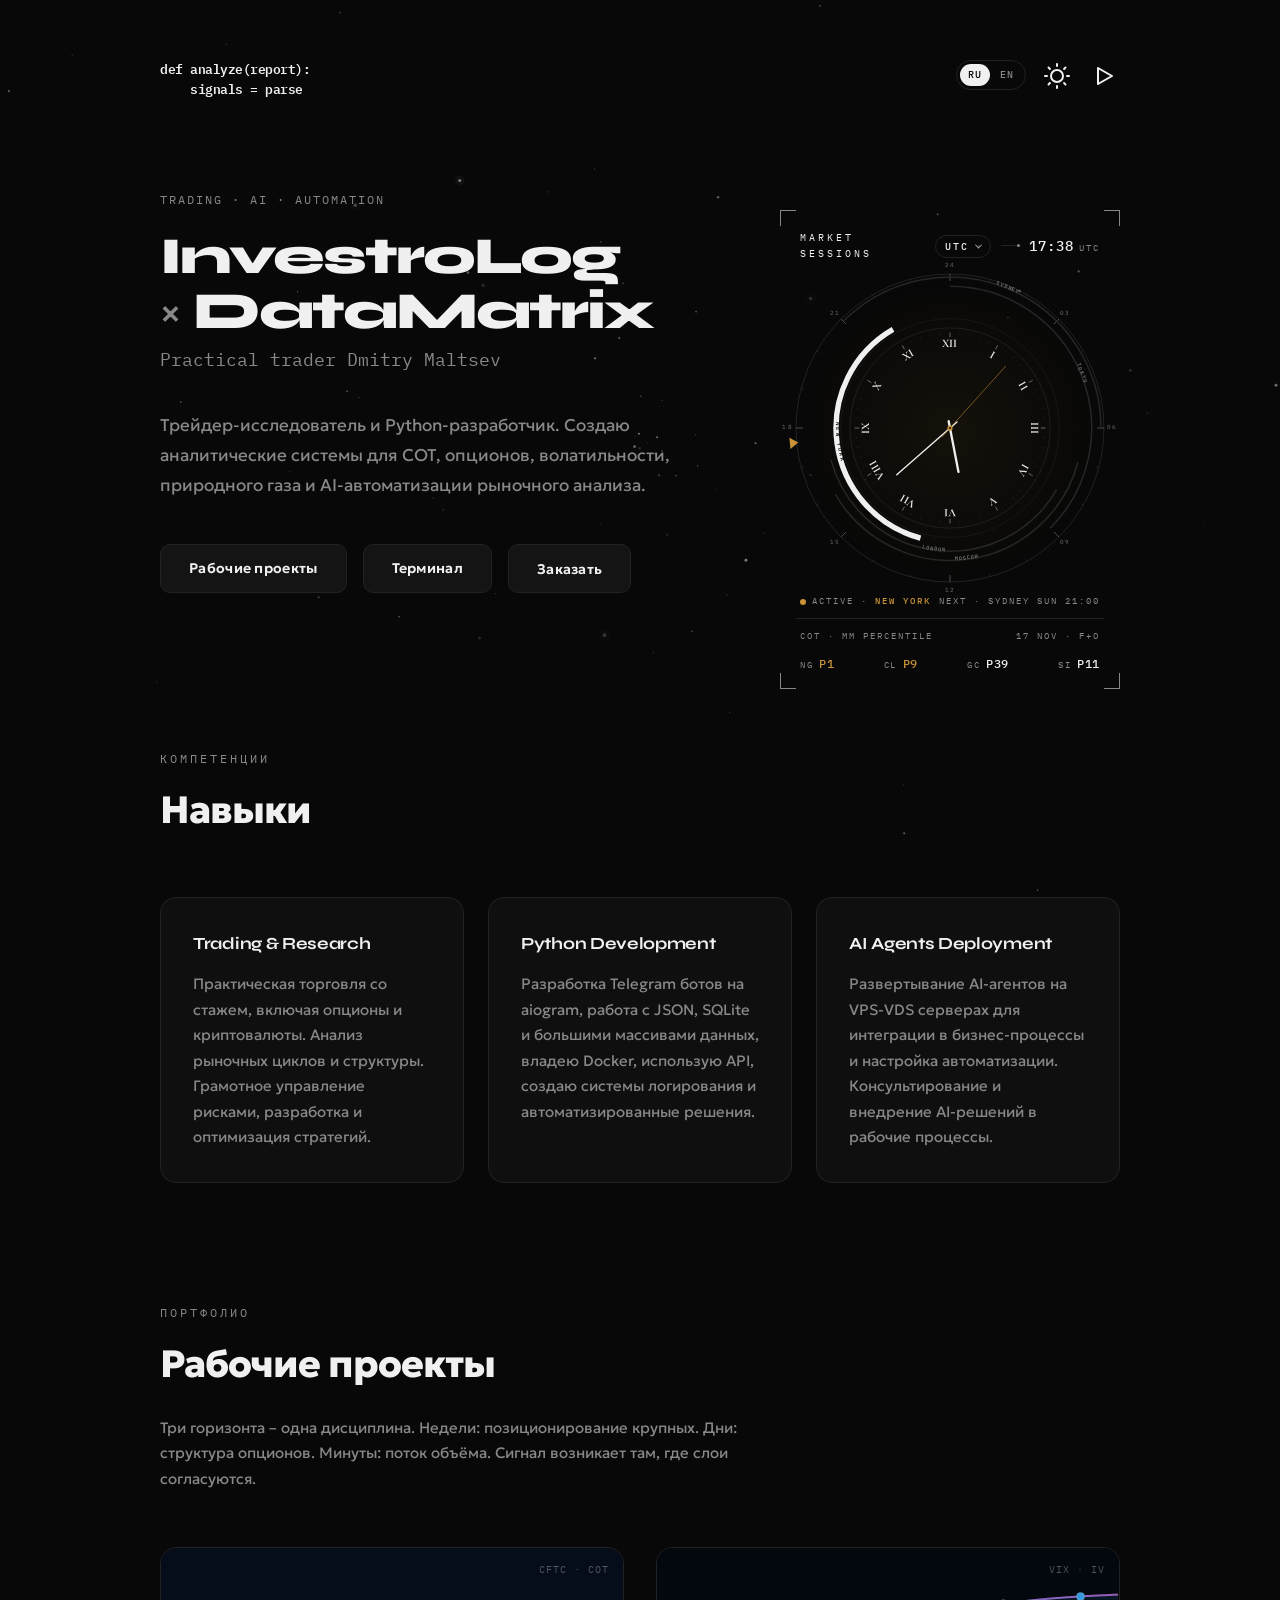
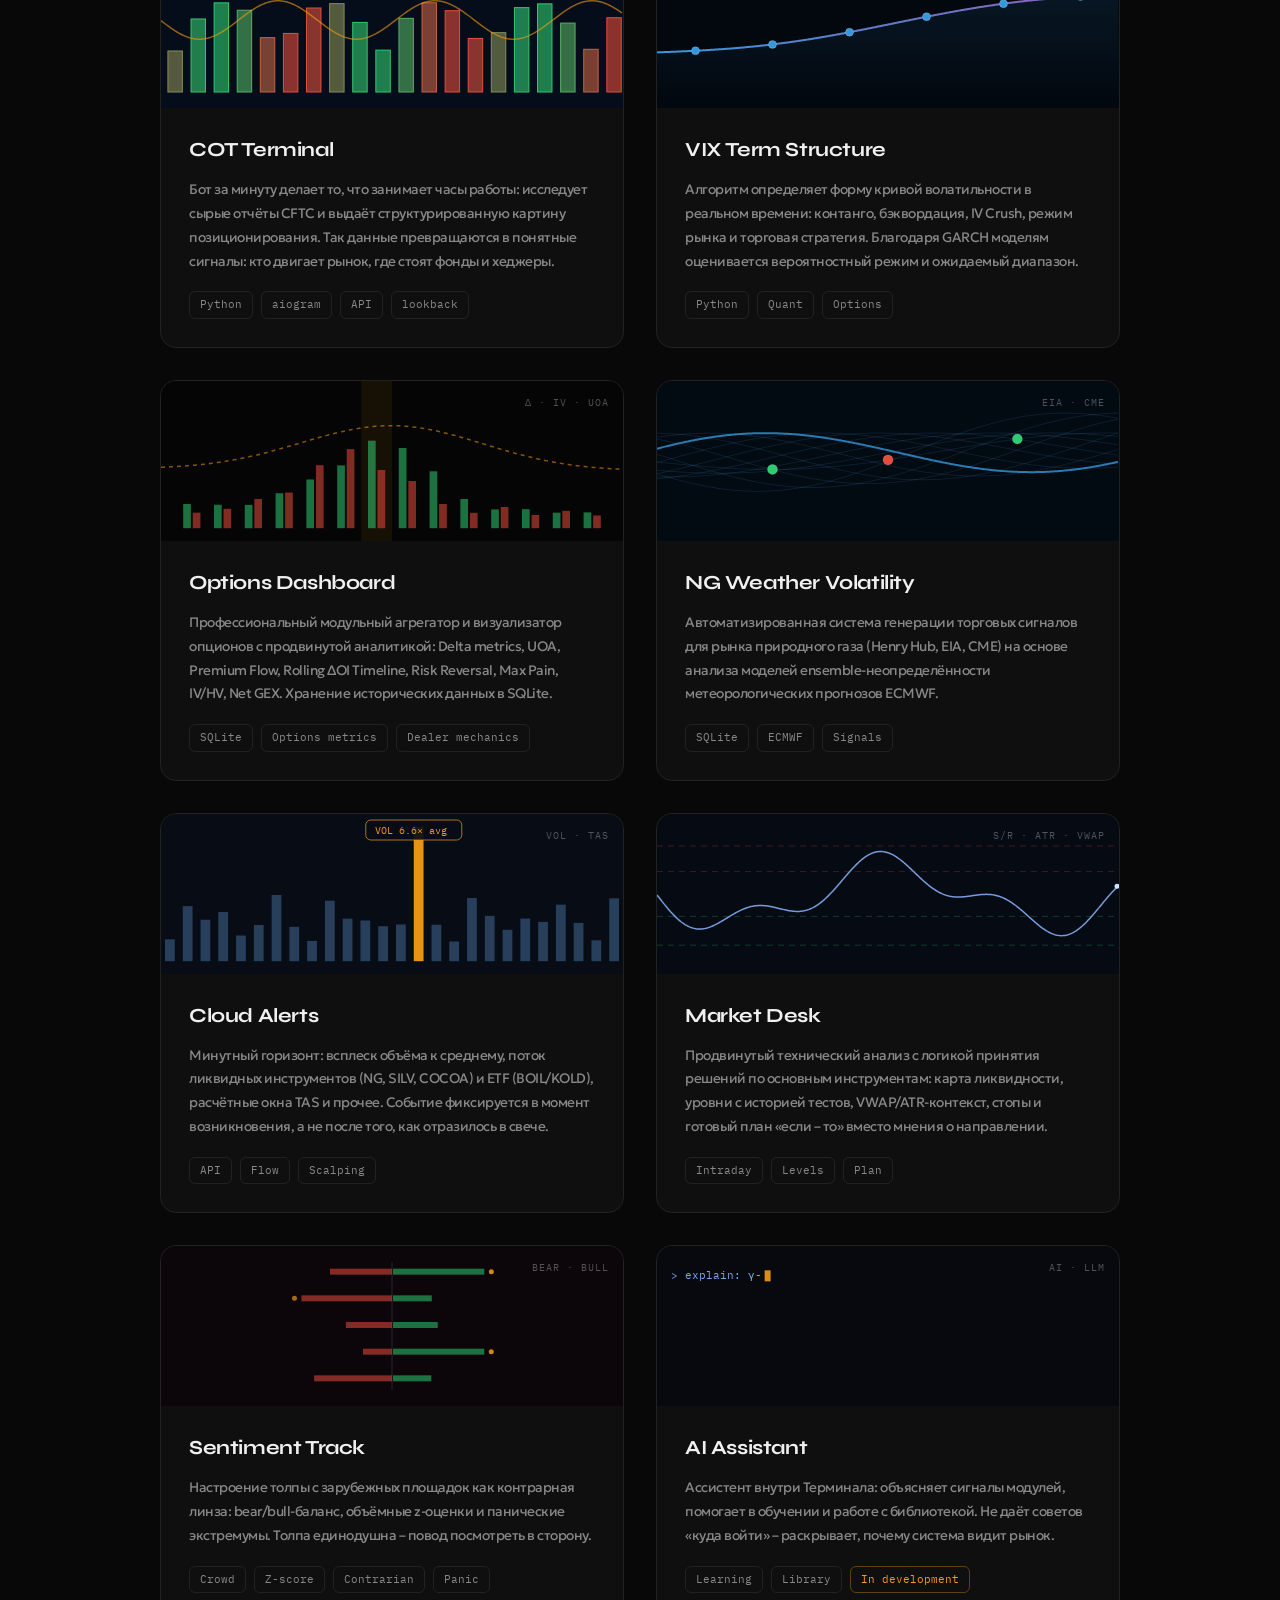
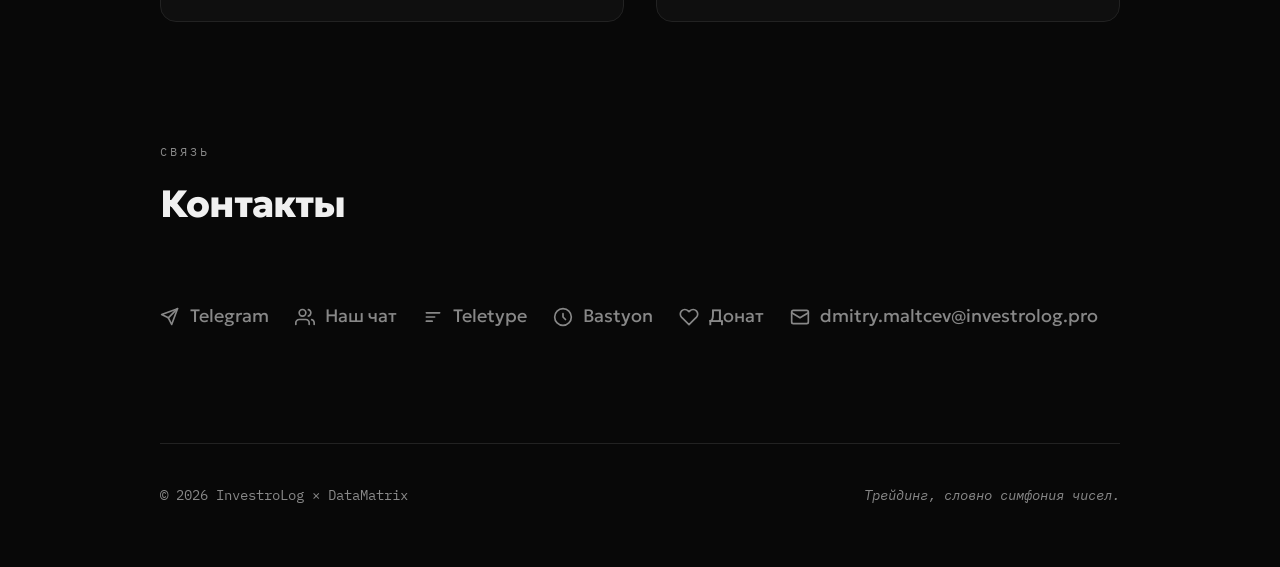
<file: index.html>
<!DOCTYPE html>

<html data-theme="dark" lang="ru">
<head>
<meta charset="utf-8"/>
<meta content="width=device-width, initial-scale=1.0" name="viewport"/>
<meta content="dark light" name="color-scheme"/>
<meta content="#080808" name="theme-color"/>
<script data-lang-redirect>(function(d,n,l){var p,a,i;try{p=localStorage.getItem('ms-lang')}catch(e){}if(p==='ru'||n.webdriver||/bot|crawl|spider|slurp|lighthouse|headless|inspectiontool|preview|facebookexternalhit/i.test(n.userAgent))return;if(p!=='en'){a=d.referrer.split(/[?#]/)[0].replace(/index\.html$/,'');if(a===l.origin+'/'||a===l.origin+'/en/')return;a=n.languages&&n.languages.length?n.languages:[n.language||n.userLanguage||''];if(!a[0])return;for(i=0;i<a.length;i++)if(/^(ru|uk|be|kk|ky|uz|tg)(-|$)/i.test(a[i]))return}l.replace('/en/'+l.search+l.hash)})(document,navigator,location)</script>
<title>InvestroLog × DataMatrix — Dmitry Maltsev</title>
<meta content="InvestroLog × DataMatrix — исследовательский проект Дмитрия Мальцева: торговая система из модулей — COT, опционы и волатильность, алерты, Market Desk, сентимент, AI-ассистент. Python-разработка и AI-автоматизация рыночного анализа." name="description"/>
<link href="https://investrolog.pro/" rel="canonical"/>
<link href="https://investrolog.pro/" hreflang="ru" rel="alternate"/>
<link href="https://investrolog.pro/en/" hreflang="en" rel="alternate"/>
<link href="https://investrolog.pro/" hreflang="x-default" rel="alternate"/>
<meta content="InvestroLog × DataMatrix — Дмитрий Мальцев" property="og:title"/>
<meta content="Торговая система из модулей: COT, опционы, волатильность, алерты, сентимент. Python и AI-автоматизация рыночного анализа." property="og:description"/>
<meta content="website" property="og:type"/>
<meta content="https://investrolog.pro/" property="og:url"/>
<meta content="ru_RU" property="og:locale"/>
<meta content="en_US" property="og:locale:alternate"/>
<meta content="InvestroLog × DataMatrix" property="og:site_name"/>
<meta content="https://investrolog.pro/og.jpg" property="og:image"/>
<meta content="1200" property="og:image:width"/>
<meta content="630" property="og:image:height"/>
<meta content="InvestroLog × DataMatrix — Дмитрий Мальцев" property="og:image:alt"/>
<meta content="summary_large_image" name="twitter:card"/>
<meta content="InvestroLog × DataMatrix — Дмитрий Мальцев" name="twitter:title"/>
<meta content="Торговая система из модулей: COT, опционы, волатильность, алерты, сентимент. Python и AI-автоматизация рыночного анализа." name="twitter:description"/>
<meta content="https://investrolog.pro/og.jpg" name="twitter:image"/>
<script type="application/ld+json">
    {
      "@context": "https://schema.org",
      "@type": "Person",
      "name": "Дмитрий Мальцев",
      "alternateName": [
        "Dmitry Maltsev",
        "InvestroLog",
        "Инвестролог",
        "InvestroLog × DataMatrix"
      ],
      "description": "Дмитрий Мальцев — трейдер-исследователь, Python-разработчик и автор проекта InvestroLog × DataMatrix.",
      "url": "https://investrolog.pro/",
      "sameAs": [
        "https://t.me/investrolog",
        "https://teletype.in/@dm1trymaltsev",
        "https://bastyon.com/dimaltcev"
      ],
      "jobTitle": "Трейдер-исследователь, Python-разработчик, AI Automation Specialist",
      "knowsAbout": [
        "Trading",
        "Трейдинг",
        "Options",
        "Опционы",
        "COT Reports",
        "COT-отчёты",
        "VIX Term Structure",
        "Implied Volatility",
        "Волатильность",
        "Natural Gas",
        "Природный газ",
        "Python",
        "AI Agents",
        "AI-автоматизация",
        "Market Research"
      ]
    }
    </script>
<link href="https://fonts.googleapis.com" rel="preconnect"/>
<link crossorigin="" href="https://fonts.gstatic.com" rel="preconnect"/>
<link href="https://fonts.googleapis.com/css2?family=Cormorant+Garamond:wght@700&amp;family=Geologica:wght@400..800&amp;family=IBM+Plex+Mono:wght@400;500;600&amp;family=Syne:wght@400..800&amp;display=swap" rel="stylesheet"/>
<link href="/favicon.ico" rel="icon" sizes="48x48"/>
<link href="/favicon.svg" rel="icon" type="image/svg+xml"/>
<link href="/apple-touch-icon.png" rel="apple-touch-icon"/>
<script>try{if(localStorage.getItem('ms-theme')==='light'){document.documentElement.removeAttribute('data-theme');document.querySelector('meta[name="theme-color"]').setAttribute('content','#ffffff')}}catch(e){}</script>
<link href="/css/styles.css?v=16" rel="stylesheet"/>
<noscript><style>.section,.skill-card,.project-card{opacity:1;transform:none}</style></noscript>
</head>
<body>
<canvas id="particles-canvas"></canvas>
<div class="container">
<!-- ── HEADER ── -->
<header>
<div class="logo" onclick="triggerCodeAnimation()" role="button" tabindex="0" aria-label="Показать анимацию кода" onkeydown="if(event.key==='Enter'||event.key===' '){event.preventDefault();triggerCodeAnimation()}" title="Click me">
<svg class="logo-icon" fill="none" height="28" viewBox="0 0 32 32" width="28" xmlns="http://www.w3.org/2000/svg">
<!-- Candlestick / chart icon -->
<rect fill="none" height="10" rx="1" stroke="currentColor" stroke-width="1.8" width="4" x="4" y="14"></rect>
<line stroke="currentColor" stroke-linecap="round" stroke-width="1.8" x1="6" x2="6" y1="10" y2="14"></line>
<line stroke="currentColor" stroke-linecap="round" stroke-width="1.8" x1="6" x2="6" y1="24" y2="27"></line>
<rect fill="none" height="12" rx="1" stroke="currentColor" stroke-width="1.8" width="4" x="14" y="8"></rect>
<line stroke="currentColor" stroke-linecap="round" stroke-width="1.8" x1="16" x2="16" y1="4" y2="8"></line>
<line stroke="currentColor" stroke-linecap="round" stroke-width="1.8" x1="16" x2="16" y1="20" y2="24"></line>
<rect fill="none" height="9" rx="1" stroke="currentColor" stroke-width="1.8" width="4" x="24" y="11"></rect>
<line stroke="currentColor" stroke-linecap="round" stroke-width="1.8" x1="26" x2="26" y1="7" y2="11"></line>
<line stroke="currentColor" stroke-linecap="round" stroke-width="1.8" x1="26" x2="26" y1="20" y2="23"></line>
</svg>
<pre class="code-text" id="codeText"></pre>
</div>
<div class="header-controls">
<nav aria-label="Язык сайта" class="language-switcher">
<a aria-current="page" class="language-link active" data-language-link href="/" hreflang="ru" lang="ru">RU</a>
<a class="language-link" data-language-link href="/en/" hreflang="en" lang="en">EN</a>
</nav>
<button class="theme-toggle" onclick="toggleTheme()" title="Toggle theme" aria-label="Переключить тему">
<svg class="theme-icon sun-icon" fill="none" height="22" viewBox="0 0 32 32" width="22" xmlns="http://www.w3.org/2000/svg">
<circle cx="16" cy="16" r="6" stroke="currentColor" stroke-width="2"></circle>
<path d="M16 4V6M16 26V28M28 16H26M6 16H4M24.485 7.515L23.071 8.929M8.929 23.071L7.515 24.485M24.485 24.485L23.071 23.071M8.929 8.929L7.515 7.515" stroke="currentColor" stroke-linecap="round" stroke-width="2"></path>
</svg>
<svg class="theme-icon moon-icon" fill="none" height="22" viewBox="0 0 32 32" width="22" xmlns="http://www.w3.org/2000/svg">
<path d="M28 17.053A11 11 0 1 1 14.947 4 8.5 8.5 0 0 0 28 17.053z" stroke="currentColor" stroke-linecap="round" stroke-linejoin="round" stroke-width="2"></path>
</svg>
</button>
<button class="music-toggle" onclick="toggleMusic()" title="Toggle music" aria-label="Включить или выключить музыку" aria-pressed="false">
<svg class="music-icon play-icon" fill="none" height="22" viewBox="0 0 32 32" width="22" xmlns="http://www.w3.org/2000/svg">
<path d="M10 8L24 16L10 24V8Z" stroke="currentColor" stroke-linecap="round" stroke-linejoin="round" stroke-width="2"></path>
</svg>
<svg class="music-icon pause-icon" fill="none" height="22" style="display:none;" viewBox="0 0 32 32" width="22" xmlns="http://www.w3.org/2000/svg">
<path d="M12 8V24M20 8V24" stroke="currentColor" stroke-linecap="round" stroke-linejoin="round" stroke-width="2"></path>
</svg>
</button>
</div>
<audio id="backgroundMusic" loop="" preload="none">
<source src="/song.mp3" type="audio/mpeg"/>
</audio>
</header>
<!-- ── HERO ── -->
<section class="hero">
<div class="hero-content">
<p class="hero-eyebrow">Trading · AI · Automation</p>
<h1>InvestroLog<br/><span class="cross">×</span> DataMatrix</h1>
<p class="subtitle">Practical trader Dmitry Maltsev</p>
<p class="description">
                Трейдер-исследователь и Python-разработчик. Создаю аналитические системы для COT, опционов, волатильности, природного газа и AI-автоматизации рыночного анализа.
            </p>
<div class="cta-buttons">
<a class="btn" href="#projects">Рабочие проекты</a>
<a class="btn" href="https://t.me/investrolog" rel="noopener noreferrer" target="_blank">Терминал</a>
<button class="btn" onclick="openOrderModal()" type="button"><span class="btn-label-full">Заказать проект</span><span class="btn-label-short">Заказать</span></button>
</div>
</div>
<div class="hero-widget">
<div class="ms-widget" id="msWidget">
<span class="ms-bracket tl"></span>
<span class="ms-bracket tr"></span>
<span class="ms-bracket bl"></span>
<span class="ms-bracket br"></span>
<div class="ms-head">
<div class="ms-head-left">
<span class="ms-title">Market Sessions</span>
<button aria-expanded="false" aria-haspopup="listbox" class="ms-tz" id="msTzBtn" type="button">
<span id="msTzLabel">MSK</span><span class="ms-chev"></span>
</button>
<div class="ms-tz-pop" id="msTzPop" role="listbox"></div>
</div>
<div class="ms-head-right">
<span class="ms-rule"></span>
<span class="ms-time"><span id="msTimeDigits">--:--</span><span class="ms-suffix" id="msTimeSuffix">UTC+3</span></span>
</div>
</div>
<div class="ms-dial">
<svg aria-hidden="true" id="msDial" viewBox="0 0 400 400"></svg>
</div>
<div class="ms-foot">
<span><span class="ms-pulse" id="msPulse"></span><span id="msActiveLine">— · OFF HOURS</span></span>
<span id="msNextLine"></span>
</div>
<!-- COT_DATA_START: generated by scripts/update_cot.py -->
<div class="ms-cot">
<div class="ms-cot-head">
<span>COT · MM percentile</span>
<span class="ms-cot-date" data-report-date="2026-11-17">17 NOV · F+O</span>
</div>
<div class="ms-cot-row">
<span class="ms-cot-item"><span class="ms-cot-sym">NG</span><span class="ms-cot-val" data-p="1">p1</span></span>
<span class="ms-cot-item"><span class="ms-cot-sym">CL</span><span class="ms-cot-val" data-p="9">p9</span></span>
<span class="ms-cot-item"><span class="ms-cot-sym">GC</span><span class="ms-cot-val" data-p="39">p39</span></span>
<span class="ms-cot-item"><span class="ms-cot-sym">SI</span><span class="ms-cot-val" data-p="11">p11</span></span>
</div>
</div>
<!-- COT_DATA_END -->
</div>
</div>
</section>
<!-- ── SKILLS ── -->
<section class="section" id="skills">
<span class="section-label">Компетенции</span>
<h2 class="section-title">Навыки</h2>
<div class="skills-grid">
<div class="skill-card">
<div class="skill-number">01 /</div>
<h3>Trading &amp; Research</h3>
<p>Практическая торговля со стажем, включая опционы и криптовалюты. Анализ рыночных циклов и структуры. Грамотное управление рисками, разработка и оптимизация стратегий.</p>
</div>
<div class="skill-card">
<div class="skill-number">02 /</div>
<h3>Python Development</h3>
<p>Разработка Telegram ботов на aiogram, работа с JSON, SQLite и большими массивами данных, владею Docker, использую API, создаю системы логирования и автоматизированные решения.</p>
</div>
<div class="skill-card">
<div class="skill-number">03 /</div>
<h3>AI Agents Deployment</h3>
<p>Развертывание AI-агентов на VPS-VDS серверах для интеграции в бизнес-процессы и настройка автоматизации. Консультирование и внедрение AI-решений в рабочие процессы.</p>
</div>
</div>
</section>
<!-- ── PROJECTS ── -->
<section class="section" id="projects">
<span class="section-label">Портфолио</span>
<h2 class="section-title">Рабочие проекты</h2>
<p class="section-intro">Три горизонта – одна дисциплина. Недели: позиционирование крупных. Дни: структура опционов. Минуты: поток объёма. Сигнал возникает там, где слои согласуются.</p>
<div class="projects-grid">
<!-- COT Terminal -->
<a aria-label="Открыть публикацию: COT Terminal" class="project-card" href="https://t.me/investrolog/1789" rel="noopener noreferrer" target="_blank">
<div class="project-visual visual-cot">
<canvas class="proj-canvas" data-type="cot"></canvas>
<span class="project-visual-label">CFTC · COT</span>
</div>
<div class="project-content">
<div class="project-index">01 /</div>
<h3>COT Terminal</h3>
<p>Бот за минуту делает то, что занимает часы работы: исследует сырые отчёты CFTC и выдаёт структурированную картину позиционирования. Так данные превращаются в понятные сигналы: кто двигает рынок, где стоят фонды и хеджеры.</p>
<div class="project-tags">
<span class="tag">Python</span>
<span class="tag">aiogram</span>
<span class="tag">API</span>
<span class="tag">lookback</span>
</div>
</div>
</a>
<!-- VIX Term Structure -->
<a aria-label="Открыть публикацию: VIX Term Structure" class="project-card" href="https://t.me/investrolog/1567" rel="noopener noreferrer" target="_blank">
<div class="project-visual visual-vix">
<canvas class="proj-canvas" data-type="vix"></canvas>
<span class="project-visual-label">VIX · IV</span>
</div>
<div class="project-content">
<div class="project-index">02 /</div>
<h3>VIX Term Structure</h3>
<p>Алгоритм определяет форму кривой волатильности в реальном времени: контанго, бэквордация, IV Crush, режим рынка и торговая стратегия. Благодаря GARCH моделям оценивается вероятностный режим и ожидаемый диапазон.</p>
<div class="project-tags">
<span class="tag">Python</span>
<span class="tag">Quant</span>
<span class="tag">Options</span>
</div>
</div>
</a>
<!-- Options Aggregator -->
<a aria-label="Открыть публикацию: Options Dashboard" class="project-card" href="https://t.me/investrolog/1757" rel="noopener noreferrer" target="_blank">
<div class="project-visual visual-options">
<canvas class="proj-canvas" data-type="options"></canvas>
<span class="project-visual-label">Δ · IV · UOA</span>
</div>
<div class="project-content">
<div class="project-index">03 /</div>
<h3>Options Dashboard</h3>
<p>Профессиональный модульный агрегатор и визуализатор опционов с продвинутой аналитикой: Delta metrics, UOA, Premium Flow, Rolling ΔOI Timeline, Risk Reversal, Max Pain, IV/HV, Net GEX. Хранение исторических данных в SQLite.</p>
<div class="project-tags">
<span class="tag">SQLite</span>
<span class="tag">Options metrics</span>
<span class="tag">Dealer mechanics</span>
</div>
</div>
</a>
<!-- NG Weather -->
<a aria-label="Открыть публикацию: NG Weather Volatility" class="project-card" href="https://t.me/investrolog/1422" rel="noopener noreferrer" target="_blank">
<div class="project-visual visual-ng">
<canvas class="proj-canvas" data-type="ng"></canvas>
<span class="project-visual-label">EIA · CME</span>
</div>
<div class="project-content">
<div class="project-index">04 /</div>
<h3>NG Weather Volatility</h3>
<p>Автоматизированная система генерации торговых сигналов для рынка природного газа (Henry Hub, EIA, CME) на основе анализа моделей ensemble-неопределённости метеорологических прогнозов ECMWF.</p>
<div class="project-tags">
<span class="tag">SQLite</span>
<span class="tag">ECMWF</span>
<span class="tag">Signals</span>
</div>
</div>
</a>
<!-- Alerts / Clouds -->
<a aria-label="Открыть публикацию: Cloud Alerts" class="project-card" href="https://t.me/investrolog/437" rel="noopener noreferrer" target="_blank">
<div class="project-visual visual-alerts">
<canvas class="proj-canvas" data-type="alerts"></canvas>
<span class="project-visual-label">VOL · TAS</span>
</div>
<div class="project-content">
<div class="project-index">05 /</div>
<h3>Cloud Alerts</h3>
<p>Минутный горизонт: всплеск объёма к среднему, поток ликвидных инструментов (NG, SILV, COCOA) и ETF (BOIL/KOLD), расчётные окна TAS и прочее. Событие фиксируется в момент возникновения, а не после того, как отразилось в свече.</p>
<div class="project-tags">
<span class="tag">API</span>
<span class="tag">Flow</span>
<span class="tag">Scalping</span>
</div>
</div>
</a>
<!-- Market Desk -->
<a aria-label="Открыть публикацию: Market Desk" class="project-card" href="https://t.me/investrolog/1412" rel="noopener noreferrer" target="_blank">
<div class="project-visual visual-desk">
<canvas class="proj-canvas" data-type="desk"></canvas>
<span class="project-visual-label">S/R · ATR · VWAP</span>
</div>
<div class="project-content">
<div class="project-index">06 /</div>
<h3>Market Desk</h3>
<p>Продвинутый технический анализ с логикой принятия решений по основным инструментам: карта ликвидности, уровни с историей тестов, VWAP/ATR-контекст, стопы и готовый план «если – то» вместо мнения о направлении.</p>
<div class="project-tags">
<span class="tag">Intraday</span>
<span class="tag">Levels</span>
<span class="tag">Plan</span>
</div>
</div>
</a>
<!-- Sentiment Track -->
<a aria-label="Открыть публикацию: Sentiment Track" class="project-card" href="https://t.me/investrolog/1494" rel="noopener noreferrer" target="_blank">
<div class="project-visual visual-sentiment">
<canvas class="proj-canvas" data-type="sentiment"></canvas>
<span class="project-visual-label">BEAR · BULL</span>
</div>
<div class="project-content">
<div class="project-index">07 /</div>
<h3>Sentiment Track</h3>
<p>Настроение толпы с зарубежных площадок как контрарная линза: bear/bull-баланс, объёмные z-оценки и панические экстремумы. Толпа единодушна – повод посмотреть в сторону.</p>
<div class="project-tags">
<span class="tag">Crowd</span>
<span class="tag">Z-score</span>
<span class="tag">Contrarian</span>
<span class="tag">Panic</span>
</div>
</div>
</a>
<!-- AI Assistant -->
<a aria-label="Открыть публикацию: AI Assistant" class="project-card" href="https://t.me/investrolog/1756" rel="noopener noreferrer" target="_blank">
<div class="project-visual visual-ai">
<canvas class="proj-canvas" data-type="ai"></canvas>
<span class="project-visual-label">AI · LLM</span>
</div>
<div class="project-content">
<div class="project-index">08 /</div>
<h3>AI Assistant</h3>
<p>Ассистент внутри Терминала: объясняет сигналы модулей, помогает в обучении и работе с библиотекой. Не даёт советов «куда войти» – раскрывает, почему система видит рынок.</p>
<div class="project-tags">
<span class="tag">Learning</span>
<span class="tag">Library</span>
<span class="tag tag-dev">In development</span>
</div>
</div>
</a>
</div>
</section>
<!-- ── CONTACT ── -->
<section class="section" id="contact">
<span class="section-label">Связь</span>
<h2 class="section-title">Контакты</h2>
<div class="contact-info">
<a class="contact-item" href="https://t.me/investrolog" rel="noopener noreferrer" target="_blank">
<svg fill="none" height="20" viewBox="0 0 24 24" width="20" xmlns="http://www.w3.org/2000/svg">
<path d="M21 2L14 21L10 13L2 9L21 2Z" stroke="currentColor" stroke-linecap="round" stroke-linejoin="round" stroke-width="2"></path>
<path d="M10 13L21 2" stroke="currentColor" stroke-linecap="round" stroke-linejoin="round" stroke-width="2"></path>
</svg>
<span>Telegram</span>
</a>
<a class="contact-item" href="https://t.me/+B1HexV7AX1Q1ZDRi" rel="noopener noreferrer" target="_blank">
<svg fill="none" height="20" viewBox="0 0 24 24" width="20" xmlns="http://www.w3.org/2000/svg">
<path d="M17 21V19C17 17.9391 16.5786 16.9217 15.8284 16.1716C15.0783 15.4214 14.0609 15 13 15H5C3.93913 15 2.92172 15.4214 2.17157 16.1716C1.42143 16.9217 1 17.9391 1 19V21" stroke="currentColor" stroke-linecap="round" stroke-linejoin="round" stroke-width="2"></path>
<circle cx="9" cy="7" r="4" stroke="currentColor" stroke-linecap="round" stroke-linejoin="round" stroke-width="2"></circle>
<path d="M23 21V19C22.9993 18.1137 22.7044 17.2528 22.1614 16.5523C21.6184 15.8519 20.8581 15.3516 20 15.13" stroke="currentColor" stroke-linecap="round" stroke-linejoin="round" stroke-width="2"></path>
<path d="M16 3.13C16.8604 3.35031 17.623 3.85071 18.1676 4.55232C18.7122 5.25392 19.0078 6.11683 19.0078 7.005C19.0078 7.89317 18.7122 8.75608 18.1676 9.45768C17.623 10.1593 16.8604 10.6597 16 10.88" stroke="currentColor" stroke-linecap="round" stroke-linejoin="round" stroke-width="2"></path>
</svg>
<span>Наш чат</span>
</a>
<a class="contact-item" href="https://teletype.in/@dm1trymaltsev" rel="noopener noreferrer" target="_blank">
<svg fill="none" height="20" viewBox="0 0 24 24" width="20" xmlns="http://www.w3.org/2000/svg">
<path d="M4 7h16M4 12h10M4 17h7" stroke="currentColor" stroke-linecap="round" stroke-linejoin="round" stroke-width="2"></path>
</svg>
<span>Teletype</span>
</a>
<a class="contact-item" href="https://bastyon.com/dimaltcev" rel="noopener noreferrer" target="_blank">
<svg fill="none" height="20" viewBox="0 0 24 24" width="20" xmlns="http://www.w3.org/2000/svg">
<circle cx="12" cy="12" r="10" stroke="currentColor" stroke-width="2"></circle>
<path d="M12 8v4l3 3" stroke="currentColor" stroke-linecap="round" stroke-linejoin="round" stroke-width="2"></path>
</svg>
<span>Bastyon</span>
</a>
<a class="contact-item" href="https://pay.cloudtips.ru/p/1f99d686" rel="noopener noreferrer" target="_blank">
<svg fill="none" height="20" viewBox="0 0 24 24" width="20" xmlns="http://www.w3.org/2000/svg">
<path d="M20.84 4.61a5.5 5.5 0 0 0-7.78 0L12 5.67l-1.06-1.06a5.5 5.5 0 0 0-7.78 7.78l1.06 1.06L12 21.23l7.78-7.78 1.06-1.06a5.5 5.5 0 0 0 0-7.78z" stroke="currentColor" stroke-linecap="round" stroke-linejoin="round" stroke-width="2"></path>
</svg>
<span>Донат</span>
</a>
<a class="contact-item" href="mailto:dmitry.maltcev@investrolog.pro">
<svg fill="none" height="20" viewBox="0 0 24 24" width="20" xmlns="http://www.w3.org/2000/svg">
<rect height="16" rx="2" stroke="currentColor" stroke-width="2" width="20" x="2" y="4"></rect>
<path d="M22 7L12 13L2 7" stroke="currentColor" stroke-linecap="round" stroke-width="2"></path>
</svg>
<span>dmitry.maltcev@investrolog.pro</span>
</a>
</div>
</section>
<footer>
<span>© 2026 InvestroLog × DataMatrix</span>
<span class="footer-tagline">Трейдинг, словно симфония чисел.</span>
</footer>
</div><!-- /container -->
<button aria-label="Наверх" class="to-top" id="toTop" type="button">
<svg fill="none" height="18" viewBox="0 0 24 24" width="18" xmlns="http://www.w3.org/2000/svg">
<path d="M12 19V5M5 12l7-7 7 7" stroke="currentColor" stroke-linecap="round" stroke-linejoin="round" stroke-width="1.8"></path>
</svg>
</button>
<!-- Order modal -->
<div aria-hidden="true" class="order-overlay" id="orderOverlay">
<div aria-labelledby="orderTitle" aria-modal="true" class="order-modal" role="dialog">
<button aria-label="Закрыть" class="order-close" onclick="closeOrderModal()" type="button">
<svg fill="none" height="14" viewBox="0 0 24 24" width="14" xmlns="http://www.w3.org/2000/svg">
<path d="M18 6L6 18M6 6l12 12" stroke="currentColor" stroke-linecap="round" stroke-width="2.5"></path>
</svg>
</button>
<h3 class="order-title" id="orderTitle">Заказать проект</h3>
<p class="order-sub">Опишите задачу — свяжусь с вами в Telegram.</p>
<form id="orderForm" novalidate>
<label class="order-label" for="orderName">Название проекта</label>
<input class="order-input" id="orderName" maxlength="120" placeholder="Например, Telegram-бот для магазина" type="text"/>
<label class="order-label" for="orderTask">Задача</label>
<textarea class="order-input order-textarea" id="orderTask" maxlength="2000" placeholder="Что нужно сделать"></textarea>
<label class="order-label" for="orderContact">Контакт (Telegram)</label>
<input class="order-input" id="orderContact" maxlength="64" placeholder="@username" type="text"/>
<p class="order-error" id="orderError" role="alert"></p>
<button class="order-submit" type="submit">Отправить</button>
</form>
</div>
</div>
<script defer src="/js/main.js?v=13"></script>
<!-- Cloudflare Web Analytics --><script type='module' src='https://static.cloudflareinsights.com/beacon.min.js' data-cf-beacon='{"token": "ad4d6c88ae444d5f838b5c51fad0477c"}'></script><!-- End Cloudflare Web Analytics -->
</body>
</html>
</file>
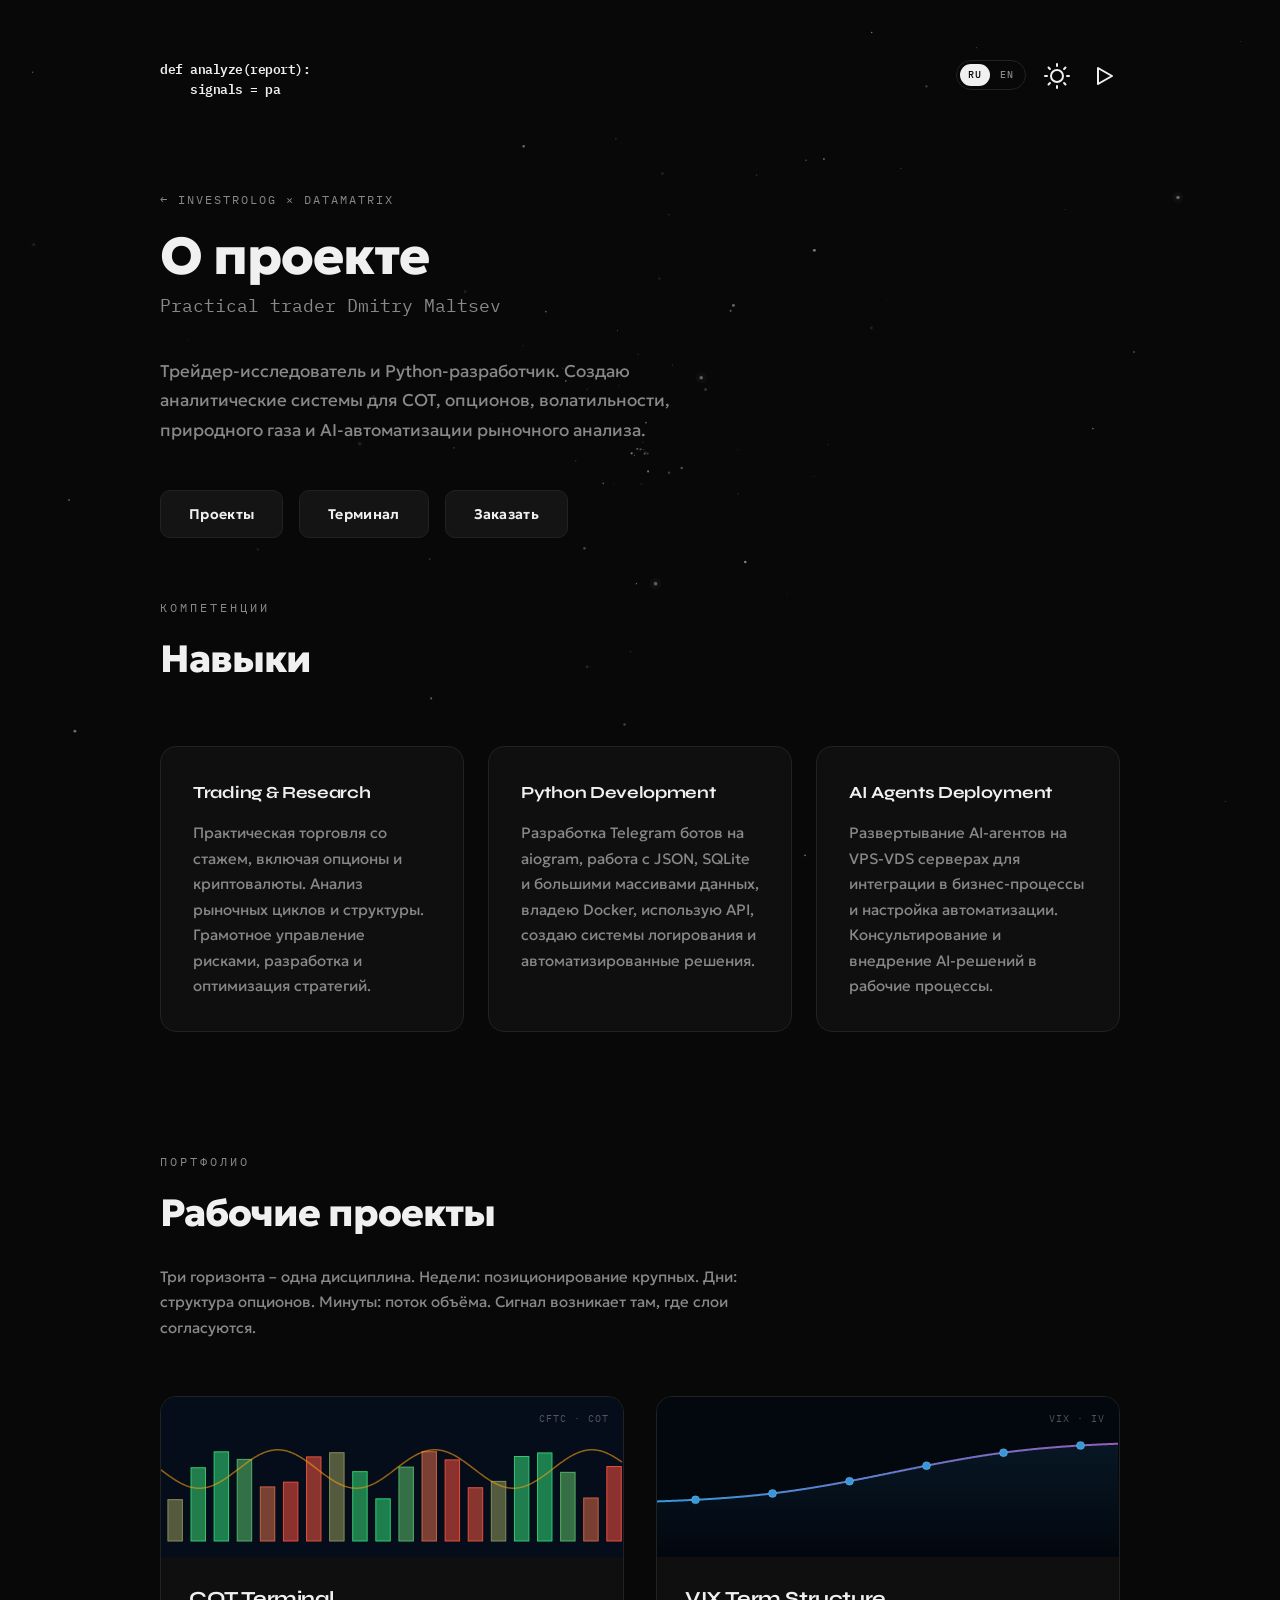
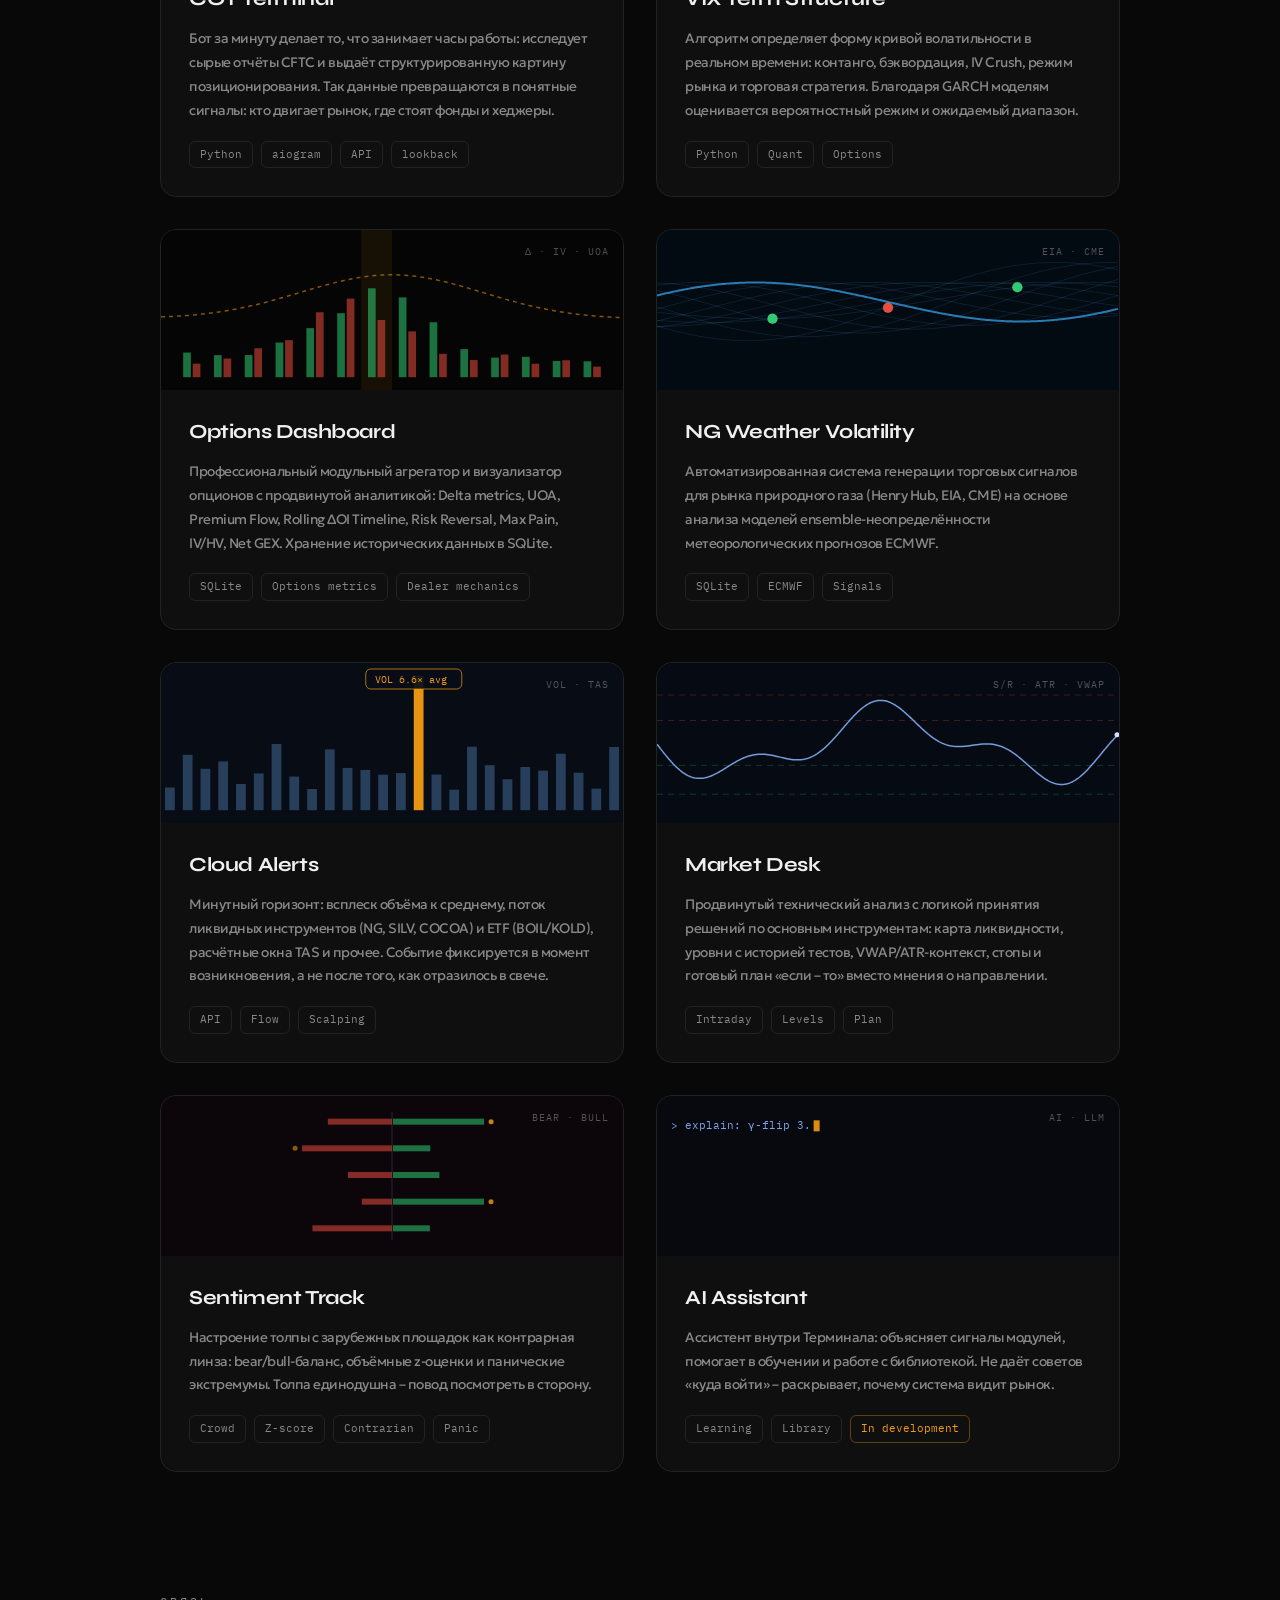
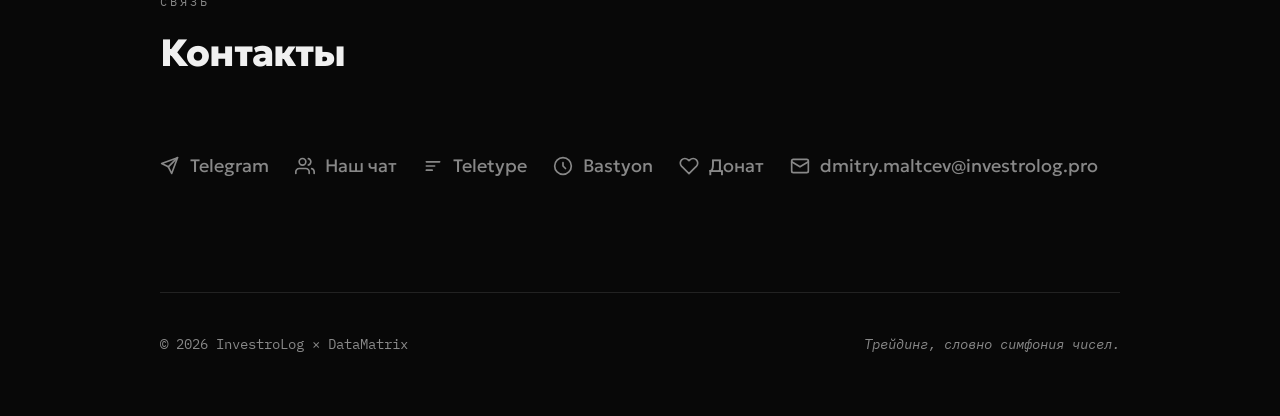
<file: about/index.html>
<!DOCTYPE html>

<html data-theme="dark" lang="ru">
<head>
<meta charset="utf-8"/>
<meta content="width=device-width, initial-scale=1.0" name="viewport"/>
<meta content="dark light" name="color-scheme"/>
<meta content="#080808" name="theme-color"/>
<script data-lang-redirect>(function(d,n,l){var p,a,i;try{p=localStorage.getItem('ms-lang')}catch(e){}if(p==='ru'||n.webdriver||/bot|crawl|spider|slurp|lighthouse|headless|inspectiontool|preview|facebookexternalhit/i.test(n.userAgent))return;if(p!=='en'){a=d.referrer.split(/[?#]/)[0].replace(/index\.html$/,'');if(a===l.origin+'/'||a===l.origin+'/en/'||a===l.origin+'/en/about/'||a===l.origin+'/next/')return;a=n.languages&&n.languages.length?n.languages:[n.language||n.userLanguage||''];if(!a[0])return;for(i=0;i<a.length;i++)if(/^(ru|uk|be|kk|ky|uz|tg)(-|$)/i.test(a[i]))return}l.replace('/en/about/'+l.search+l.hash)})(document,navigator,location)</script>
<title>О проекте — InvestroLog × DataMatrix</title>
<meta content="О проекте InvestroLog × DataMatrix и его авторе Дмитрии Мальцеве: навыки, рабочие модули торговой системы, контакты и разработка на заказ." name="description"/>
<link href="https://investrolog.pro/about/" rel="canonical"/>
<link href="https://investrolog.pro/about/" hreflang="ru" rel="alternate"/>
<link href="https://investrolog.pro/en/about/" hreflang="en" rel="alternate"/>
<link href="https://investrolog.pro/about/" hreflang="x-default" rel="alternate"/>
<meta content="О проекте — InvestroLog × DataMatrix" property="og:title"/>
<meta content="О проекте InvestroLog × DataMatrix и его авторе Дмитрии Мальцеве: навыки, рабочие модули торговой системы, контакты и разработка на заказ." property="og:description"/>
<meta content="website" property="og:type"/>
<meta content="https://investrolog.pro/about/" property="og:url"/>
<meta content="ru_RU" property="og:locale"/>
<meta content="en_US" property="og:locale:alternate"/>
<meta content="InvestroLog × DataMatrix" property="og:site_name"/>
<meta content="https://investrolog.pro/og.jpg" property="og:image"/>
<meta content="1200" property="og:image:width"/>
<meta content="630" property="og:image:height"/>
<meta content="О проекте — InvestroLog × DataMatrix" property="og:image:alt"/>
<meta content="summary_large_image" name="twitter:card"/>
<meta content="О проекте — InvestroLog × DataMatrix" name="twitter:title"/>
<meta content="О проекте InvestroLog × DataMatrix и его авторе Дмитрии Мальцеве: навыки, рабочие модули торговой системы, контакты и разработка на заказ." name="twitter:description"/>
<meta content="https://investrolog.pro/og.jpg" name="twitter:image"/>
<script type="application/ld+json">
    {
      "@context": "https://schema.org",
      "@type": "Person",
      "name": "Дмитрий Мальцев",
      "alternateName": [
        "Dmitry Maltsev",
        "InvestroLog",
        "Инвестролог",
        "InvestroLog × DataMatrix"
      ],
      "description": "Дмитрий Мальцев — трейдер-исследователь, Python-разработчик и автор проекта InvestroLog × DataMatrix.",
      "url": "https://investrolog.pro/",
      "sameAs": [
        "https://t.me/investrolog",
        "https://teletype.in/@dm1trymaltsev",
        "https://bastyon.com/dimaltcev"
      ],
      "jobTitle": "Трейдер-исследователь, Python-разработчик, AI Automation Specialist",
      "knowsAbout": [
        "Trading",
        "Трейдинг",
        "Options",
        "Опционы",
        "COT Reports",
        "COT-отчёты",
        "VIX Term Structure",
        "Implied Volatility",
        "Волатильность",
        "Natural Gas",
        "Природный газ",
        "Python",
        "AI Agents",
        "AI-автоматизация",
        "Market Research"
      ]
    }
    </script>
<link href="https://fonts.googleapis.com" rel="preconnect"/>
<link crossorigin="" href="https://fonts.gstatic.com" rel="preconnect"/>
<link href="https://fonts.googleapis.com/css2?family=Cormorant+Garamond:wght@700&amp;family=Geologica:wght@400..800&amp;family=IBM+Plex+Mono:wght@400;500;600&amp;family=Syne:wght@400..800&amp;display=swap" rel="stylesheet"/>
<link href="/favicon.ico" rel="icon" sizes="48x48"/>
<link href="/favicon.svg" rel="icon" type="image/svg+xml"/>
<link href="/apple-touch-icon.png" rel="apple-touch-icon"/>
<script>try{if(localStorage.getItem('ms-theme')==='light'){document.documentElement.removeAttribute('data-theme');document.querySelector('meta[name="theme-color"]').setAttribute('content','#ffffff')}}catch(e){}</script>
<link href="/css/styles.css?v=16" rel="stylesheet"/>
<noscript><style>.section,.skill-card,.project-card{opacity:1;transform:none}</style></noscript>
<style>.hero h1{font-family:var(--font-sans);letter-spacing:-1px}.hero-eyebrow a{color:inherit;text-decoration:none}.hero-eyebrow a:hover{color:var(--text-primary)}@media (max-width:380px){.code-text{font-size:12px}.header-controls{gap:6px}}</style>
</head>
<body>
<canvas id="particles-canvas"></canvas>
<div class="container">
<!-- ── HEADER ── -->
<header>
<div class="logo" onclick="triggerCodeAnimation()" role="button" tabindex="0" aria-label="Показать анимацию кода" onkeydown="if(event.key==='Enter'||event.key===' '){event.preventDefault();triggerCodeAnimation()}" title="Click me">
<svg class="logo-icon" fill="none" height="28" viewBox="0 0 32 32" width="28" xmlns="http://www.w3.org/2000/svg">
<!-- Candlestick / chart icon -->
<rect fill="none" height="10" rx="1" stroke="currentColor" stroke-width="1.8" width="4" x="4" y="14"></rect>
<line stroke="currentColor" stroke-linecap="round" stroke-width="1.8" x1="6" x2="6" y1="10" y2="14"></line>
<line stroke="currentColor" stroke-linecap="round" stroke-width="1.8" x1="6" x2="6" y1="24" y2="27"></line>
<rect fill="none" height="12" rx="1" stroke="currentColor" stroke-width="1.8" width="4" x="14" y="8"></rect>
<line stroke="currentColor" stroke-linecap="round" stroke-width="1.8" x1="16" x2="16" y1="4" y2="8"></line>
<line stroke="currentColor" stroke-linecap="round" stroke-width="1.8" x1="16" x2="16" y1="20" y2="24"></line>
<rect fill="none" height="9" rx="1" stroke="currentColor" stroke-width="1.8" width="4" x="24" y="11"></rect>
<line stroke="currentColor" stroke-linecap="round" stroke-width="1.8" x1="26" x2="26" y1="7" y2="11"></line>
<line stroke="currentColor" stroke-linecap="round" stroke-width="1.8" x1="26" x2="26" y1="20" y2="23"></line>
</svg>
<pre class="code-text" id="codeText"></pre>
</div>
<div class="header-controls">
<nav aria-label="Язык сайта" class="language-switcher">
<a aria-current="page" class="language-link active" data-language-link href="/about/" hreflang="ru" lang="ru">RU</a>
<a class="language-link" data-language-link href="/en/about/" hreflang="en" lang="en">EN</a>
</nav>
<button class="theme-toggle" onclick="toggleTheme()" title="Toggle theme" aria-label="Переключить тему">
<svg class="theme-icon sun-icon" fill="none" height="22" viewBox="0 0 32 32" width="22" xmlns="http://www.w3.org/2000/svg">
<circle cx="16" cy="16" r="6" stroke="currentColor" stroke-width="2"></circle>
<path d="M16 4V6M16 26V28M28 16H26M6 16H4M24.485 7.515L23.071 8.929M8.929 23.071L7.515 24.485M24.485 24.485L23.071 23.071M8.929 8.929L7.515 7.515" stroke="currentColor" stroke-linecap="round" stroke-width="2"></path>
</svg>
<svg class="theme-icon moon-icon" fill="none" height="22" viewBox="0 0 32 32" width="22" xmlns="http://www.w3.org/2000/svg">
<path d="M28 17.053A11 11 0 1 1 14.947 4 8.5 8.5 0 0 0 28 17.053z" stroke="currentColor" stroke-linecap="round" stroke-linejoin="round" stroke-width="2"></path>
</svg>
</button>
<button class="music-toggle" onclick="toggleMusic()" title="Toggle music" aria-label="Включить или выключить музыку" aria-pressed="false">
<svg class="music-icon play-icon" fill="none" height="22" viewBox="0 0 32 32" width="22" xmlns="http://www.w3.org/2000/svg">
<path d="M10 8L24 16L10 24V8Z" stroke="currentColor" stroke-linecap="round" stroke-linejoin="round" stroke-width="2"></path>
</svg>
<svg class="music-icon pause-icon" fill="none" height="22" style="display:none;" viewBox="0 0 32 32" width="22" xmlns="http://www.w3.org/2000/svg">
<path d="M12 8V24M20 8V24" stroke="currentColor" stroke-linecap="round" stroke-linejoin="round" stroke-width="2"></path>
</svg>
</button>
</div>
<audio id="backgroundMusic" loop="" preload="none">
<source src="/song.mp3" type="audio/mpeg"/>
</audio>
</header>
<!-- ── HERO ── -->
<section class="hero">
<div class="hero-content">
<p class="hero-eyebrow"><a href="/">← InvestroLog × DataMatrix</a></p>
<h1>О проекте</h1>
<p class="subtitle">Practical trader Dmitry Maltsev</p>
<p class="description">
                Трейдер-исследователь и Python-разработчик. Создаю аналитические системы для COT, опционов, волатильности, природного газа и AI-автоматизации рыночного анализа.
            </p>
<div class="cta-buttons">
<a class="btn" href="#projects">Проекты</a>
<a class="btn" href="https://t.me/DiTradeApp" rel="noopener noreferrer" target="_blank">Терминал</a>
<button class="btn" onclick="openOrderModal()" type="button"><span class="btn-label-full">Заказать проект</span><span class="btn-label-short">Заказать</span></button>
</div>
</div>
</section>
<!-- ── SKILLS ── -->
<section class="section" id="skills">
<span class="section-label">Компетенции</span>
<h2 class="section-title">Навыки</h2>
<div class="skills-grid">
<div class="skill-card">
<div class="skill-number">01 /</div>
<h3>Trading &amp; Research</h3>
<p>Практическая торговля со стажем, включая опционы и криптовалюты. Анализ рыночных циклов и структуры. Грамотное управление рисками, разработка и оптимизация стратегий.</p>
</div>
<div class="skill-card">
<div class="skill-number">02 /</div>
<h3>Python Development</h3>
<p>Разработка Telegram ботов на aiogram, работа с JSON, SQLite и большими массивами данных, владею Docker, использую API, создаю системы логирования и автоматизированные решения.</p>
</div>
<div class="skill-card">
<div class="skill-number">03 /</div>
<h3>AI Agents Deployment</h3>
<p>Развертывание AI-агентов на VPS-VDS серверах для интеграции в бизнес-процессы и настройка автоматизации. Консультирование и внедрение AI-решений в рабочие процессы.</p>
</div>
</div>
</section>
<!-- ── PROJECTS ── -->
<section class="section" id="projects">
<span class="section-label">Портфолио</span>
<h2 class="section-title">Рабочие проекты</h2>
<p class="section-intro">Три горизонта – одна дисциплина. Недели: позиционирование крупных. Дни: структура опционов. Минуты: поток объёма. Сигнал возникает там, где слои согласуются.</p>
<div class="projects-grid">
<!-- COT Terminal -->
<a aria-label="Открыть публикацию: COT Terminal" class="project-card" href="https://t.me/investrolog/1789" rel="noopener noreferrer" target="_blank">
<div class="project-visual visual-cot">
<canvas class="proj-canvas" data-type="cot"></canvas>
<span class="project-visual-label">CFTC · COT</span>
</div>
<div class="project-content">
<div class="project-index">01 /</div>
<h3>COT Terminal</h3>
<p>Бот за минуту делает то, что занимает часы работы: исследует сырые отчёты CFTC и выдаёт структурированную картину позиционирования. Так данные превращаются в понятные сигналы: кто двигает рынок, где стоят фонды и хеджеры.</p>
<div class="project-tags">
<span class="tag">Python</span>
<span class="tag">aiogram</span>
<span class="tag">API</span>
<span class="tag">lookback</span>
</div>
</div>
</a>
<!-- VIX Term Structure -->
<a aria-label="Открыть публикацию: VIX Term Structure" class="project-card" href="https://t.me/investrolog/1567" rel="noopener noreferrer" target="_blank">
<div class="project-visual visual-vix">
<canvas class="proj-canvas" data-type="vix"></canvas>
<span class="project-visual-label">VIX · IV</span>
</div>
<div class="project-content">
<div class="project-index">02 /</div>
<h3>VIX Term Structure</h3>
<p>Алгоритм определяет форму кривой волатильности в реальном времени: контанго, бэквордация, IV Crush, режим рынка и торговая стратегия. Благодаря GARCH моделям оценивается вероятностный режим и ожидаемый диапазон.</p>
<div class="project-tags">
<span class="tag">Python</span>
<span class="tag">Quant</span>
<span class="tag">Options</span>
</div>
</div>
</a>
<!-- Options Aggregator -->
<a aria-label="Открыть публикацию: Options Dashboard" class="project-card" href="https://t.me/investrolog/1757" rel="noopener noreferrer" target="_blank">
<div class="project-visual visual-options">
<canvas class="proj-canvas" data-type="options"></canvas>
<span class="project-visual-label">Δ · IV · UOA</span>
</div>
<div class="project-content">
<div class="project-index">03 /</div>
<h3>Options Dashboard</h3>
<p>Профессиональный модульный агрегатор и визуализатор опционов с продвинутой аналитикой: Delta metrics, UOA, Premium Flow, Rolling ΔOI Timeline, Risk Reversal, Max Pain, IV/HV, Net GEX. Хранение исторических данных в SQLite.</p>
<div class="project-tags">
<span class="tag">SQLite</span>
<span class="tag">Options metrics</span>
<span class="tag">Dealer mechanics</span>
</div>
</div>
</a>
<!-- NG Weather -->
<a aria-label="Открыть публикацию: NG Weather Volatility" class="project-card" href="https://t.me/investrolog/1422" rel="noopener noreferrer" target="_blank">
<div class="project-visual visual-ng">
<canvas class="proj-canvas" data-type="ng"></canvas>
<span class="project-visual-label">EIA · CME</span>
</div>
<div class="project-content">
<div class="project-index">04 /</div>
<h3>NG Weather Volatility</h3>
<p>Автоматизированная система генерации торговых сигналов для рынка природного газа (Henry Hub, EIA, CME) на основе анализа моделей ensemble-неопределённости метеорологических прогнозов ECMWF.</p>
<div class="project-tags">
<span class="tag">SQLite</span>
<span class="tag">ECMWF</span>
<span class="tag">Signals</span>
</div>
</div>
</a>
<!-- Alerts / Clouds -->
<a aria-label="Открыть публикацию: Cloud Alerts" class="project-card" href="https://t.me/investrolog/437" rel="noopener noreferrer" target="_blank">
<div class="project-visual visual-alerts">
<canvas class="proj-canvas" data-type="alerts"></canvas>
<span class="project-visual-label">VOL · TAS</span>
</div>
<div class="project-content">
<div class="project-index">05 /</div>
<h3>Cloud Alerts</h3>
<p>Минутный горизонт: всплеск объёма к среднему, поток ликвидных инструментов (NG, SILV, COCOA) и ETF (BOIL/KOLD), расчётные окна TAS и прочее. Событие фиксируется в момент возникновения, а не после того, как отразилось в свече.</p>
<div class="project-tags">
<span class="tag">API</span>
<span class="tag">Flow</span>
<span class="tag">Scalping</span>
</div>
</div>
</a>
<!-- Market Desk -->
<a aria-label="Открыть публикацию: Market Desk" class="project-card" href="https://t.me/investrolog/1412" rel="noopener noreferrer" target="_blank">
<div class="project-visual visual-desk">
<canvas class="proj-canvas" data-type="desk"></canvas>
<span class="project-visual-label">S/R · ATR · VWAP</span>
</div>
<div class="project-content">
<div class="project-index">06 /</div>
<h3>Market Desk</h3>
<p>Продвинутый технический анализ с логикой принятия решений по основным инструментам: карта ликвидности, уровни с историей тестов, VWAP/ATR-контекст, стопы и готовый план «если – то» вместо мнения о направлении.</p>
<div class="project-tags">
<span class="tag">Intraday</span>
<span class="tag">Levels</span>
<span class="tag">Plan</span>
</div>
</div>
</a>
<!-- Sentiment Track -->
<a aria-label="Открыть публикацию: Sentiment Track" class="project-card" href="https://t.me/investrolog/1494" rel="noopener noreferrer" target="_blank">
<div class="project-visual visual-sentiment">
<canvas class="proj-canvas" data-type="sentiment"></canvas>
<span class="project-visual-label">BEAR · BULL</span>
</div>
<div class="project-content">
<div class="project-index">07 /</div>
<h3>Sentiment Track</h3>
<p>Настроение толпы с зарубежных площадок как контрарная линза: bear/bull-баланс, объёмные z-оценки и панические экстремумы. Толпа единодушна – повод посмотреть в сторону.</p>
<div class="project-tags">
<span class="tag">Crowd</span>
<span class="tag">Z-score</span>
<span class="tag">Contrarian</span>
<span class="tag">Panic</span>
</div>
</div>
</a>
<!-- AI Assistant -->
<a aria-label="Открыть публикацию: AI Assistant" class="project-card" href="https://t.me/investrolog/1756" rel="noopener noreferrer" target="_blank">
<div class="project-visual visual-ai">
<canvas class="proj-canvas" data-type="ai"></canvas>
<span class="project-visual-label">AI · LLM</span>
</div>
<div class="project-content">
<div class="project-index">08 /</div>
<h3>AI Assistant</h3>
<p>Ассистент внутри Терминала: объясняет сигналы модулей, помогает в обучении и работе с библиотекой. Не даёт советов «куда войти» – раскрывает, почему система видит рынок.</p>
<div class="project-tags">
<span class="tag">Learning</span>
<span class="tag">Library</span>
<span class="tag tag-dev">In development</span>
</div>
</div>
</a>
</div>
</section>
<!-- ── CONTACT ── -->
<section class="section" id="contact">
<span class="section-label">Связь</span>
<h2 class="section-title">Контакты</h2>
<div class="contact-info">
<a class="contact-item" href="https://t.me/investrolog" rel="noopener noreferrer" target="_blank">
<svg fill="none" height="20" viewBox="0 0 24 24" width="20" xmlns="http://www.w3.org/2000/svg">
<path d="M21 2L14 21L10 13L2 9L21 2Z" stroke="currentColor" stroke-linecap="round" stroke-linejoin="round" stroke-width="2"></path>
<path d="M10 13L21 2" stroke="currentColor" stroke-linecap="round" stroke-linejoin="round" stroke-width="2"></path>
</svg>
<span>Telegram</span>
</a>
<a class="contact-item" href="https://t.me/+B1HexV7AX1Q1ZDRi" rel="noopener noreferrer" target="_blank">
<svg fill="none" height="20" viewBox="0 0 24 24" width="20" xmlns="http://www.w3.org/2000/svg">
<path d="M17 21V19C17 17.9391 16.5786 16.9217 15.8284 16.1716C15.0783 15.4214 14.0609 15 13 15H5C3.93913 15 2.92172 15.4214 2.17157 16.1716C1.42143 16.9217 1 17.9391 1 19V21" stroke="currentColor" stroke-linecap="round" stroke-linejoin="round" stroke-width="2"></path>
<circle cx="9" cy="7" r="4" stroke="currentColor" stroke-linecap="round" stroke-linejoin="round" stroke-width="2"></circle>
<path d="M23 21V19C22.9993 18.1137 22.7044 17.2528 22.1614 16.5523C21.6184 15.8519 20.8581 15.3516 20 15.13" stroke="currentColor" stroke-linecap="round" stroke-linejoin="round" stroke-width="2"></path>
<path d="M16 3.13C16.8604 3.35031 17.623 3.85071 18.1676 4.55232C18.7122 5.25392 19.0078 6.11683 19.0078 7.005C19.0078 7.89317 18.7122 8.75608 18.1676 9.45768C17.623 10.1593 16.8604 10.6597 16 10.88" stroke="currentColor" stroke-linecap="round" stroke-linejoin="round" stroke-width="2"></path>
</svg>
<span>Наш чат</span>
</a>
<a class="contact-item" href="https://teletype.in/@dm1trymaltsev" rel="noopener noreferrer" target="_blank">
<svg fill="none" height="20" viewBox="0 0 24 24" width="20" xmlns="http://www.w3.org/2000/svg">
<path d="M4 7h16M4 12h10M4 17h7" stroke="currentColor" stroke-linecap="round" stroke-linejoin="round" stroke-width="2"></path>
</svg>
<span>Teletype</span>
</a>
<a class="contact-item" href="https://bastyon.com/dimaltcev" rel="noopener noreferrer" target="_blank">
<svg fill="none" height="20" viewBox="0 0 24 24" width="20" xmlns="http://www.w3.org/2000/svg">
<circle cx="12" cy="12" r="10" stroke="currentColor" stroke-width="2"></circle>
<path d="M12 8v4l3 3" stroke="currentColor" stroke-linecap="round" stroke-linejoin="round" stroke-width="2"></path>
</svg>
<span>Bastyon</span>
</a>
<a class="contact-item" href="https://pay.cloudtips.ru/p/1f99d686" rel="noopener noreferrer" target="_blank">
<svg fill="none" height="20" viewBox="0 0 24 24" width="20" xmlns="http://www.w3.org/2000/svg">
<path d="M20.84 4.61a5.5 5.5 0 0 0-7.78 0L12 5.67l-1.06-1.06a5.5 5.5 0 0 0-7.78 7.78l1.06 1.06L12 21.23l7.78-7.78 1.06-1.06a5.5 5.5 0 0 0 0-7.78z" stroke="currentColor" stroke-linecap="round" stroke-linejoin="round" stroke-width="2"></path>
</svg>
<span>Донат</span>
</a>
<a class="contact-item" href="mailto:dmitry.maltcev@investrolog.pro">
<svg fill="none" height="20" viewBox="0 0 24 24" width="20" xmlns="http://www.w3.org/2000/svg">
<rect height="16" rx="2" stroke="currentColor" stroke-width="2" width="20" x="2" y="4"></rect>
<path d="M22 7L12 13L2 7" stroke="currentColor" stroke-linecap="round" stroke-width="2"></path>
</svg>
<span>dmitry.maltcev@investrolog.pro</span>
</a>
</div>
</section>
<footer>
<span>© 2026 InvestroLog × DataMatrix</span>
<span class="footer-tagline">Трейдинг, словно симфония чисел.</span>
</footer>
</div><!-- /container -->
<button aria-label="Наверх" class="to-top" id="toTop" type="button">
<svg fill="none" height="18" viewBox="0 0 24 24" width="18" xmlns="http://www.w3.org/2000/svg">
<path d="M12 19V5M5 12l7-7 7 7" stroke="currentColor" stroke-linecap="round" stroke-linejoin="round" stroke-width="1.8"></path>
</svg>
</button>
<!-- Order modal -->
<div aria-hidden="true" class="order-overlay" id="orderOverlay">
<div aria-labelledby="orderTitle" aria-modal="true" class="order-modal" role="dialog">
<button aria-label="Закрыть" class="order-close" onclick="closeOrderModal()" type="button">
<svg fill="none" height="14" viewBox="0 0 24 24" width="14" xmlns="http://www.w3.org/2000/svg">
<path d="M18 6L6 18M6 6l12 12" stroke="currentColor" stroke-linecap="round" stroke-width="2.5"></path>
</svg>
</button>
<h3 class="order-title" id="orderTitle">Заказать проект</h3>
<p class="order-sub">Опишите задачу — свяжусь с вами в Telegram.</p>
<form id="orderForm" novalidate>
<label class="order-label" for="orderName">Название проекта</label>
<input class="order-input" id="orderName" maxlength="120" placeholder="Например, Telegram-бот для магазина" type="text"/>
<label class="order-label" for="orderTask">Задача</label>
<textarea class="order-input order-textarea" id="orderTask" maxlength="2000" placeholder="Что нужно сделать"></textarea>
<label class="order-label" for="orderContact">Контакт (Telegram)</label>
<input class="order-input" id="orderContact" maxlength="64" placeholder="@username" type="text"/>
<p class="order-error" id="orderError" role="alert"></p>
<button class="order-submit" type="submit">Отправить</button>
</form>
</div>
</div>
<script defer src="/js/main.js?v=13"></script>
<!-- Cloudflare Web Analytics --><script type='module' src='https://static.cloudflareinsights.com/beacon.min.js' data-cf-beacon='{"token": "ad4d6c88ae444d5f838b5c51fad0477c"}'></script><!-- End Cloudflare Web Analytics -->
</body>
</html>
</file>
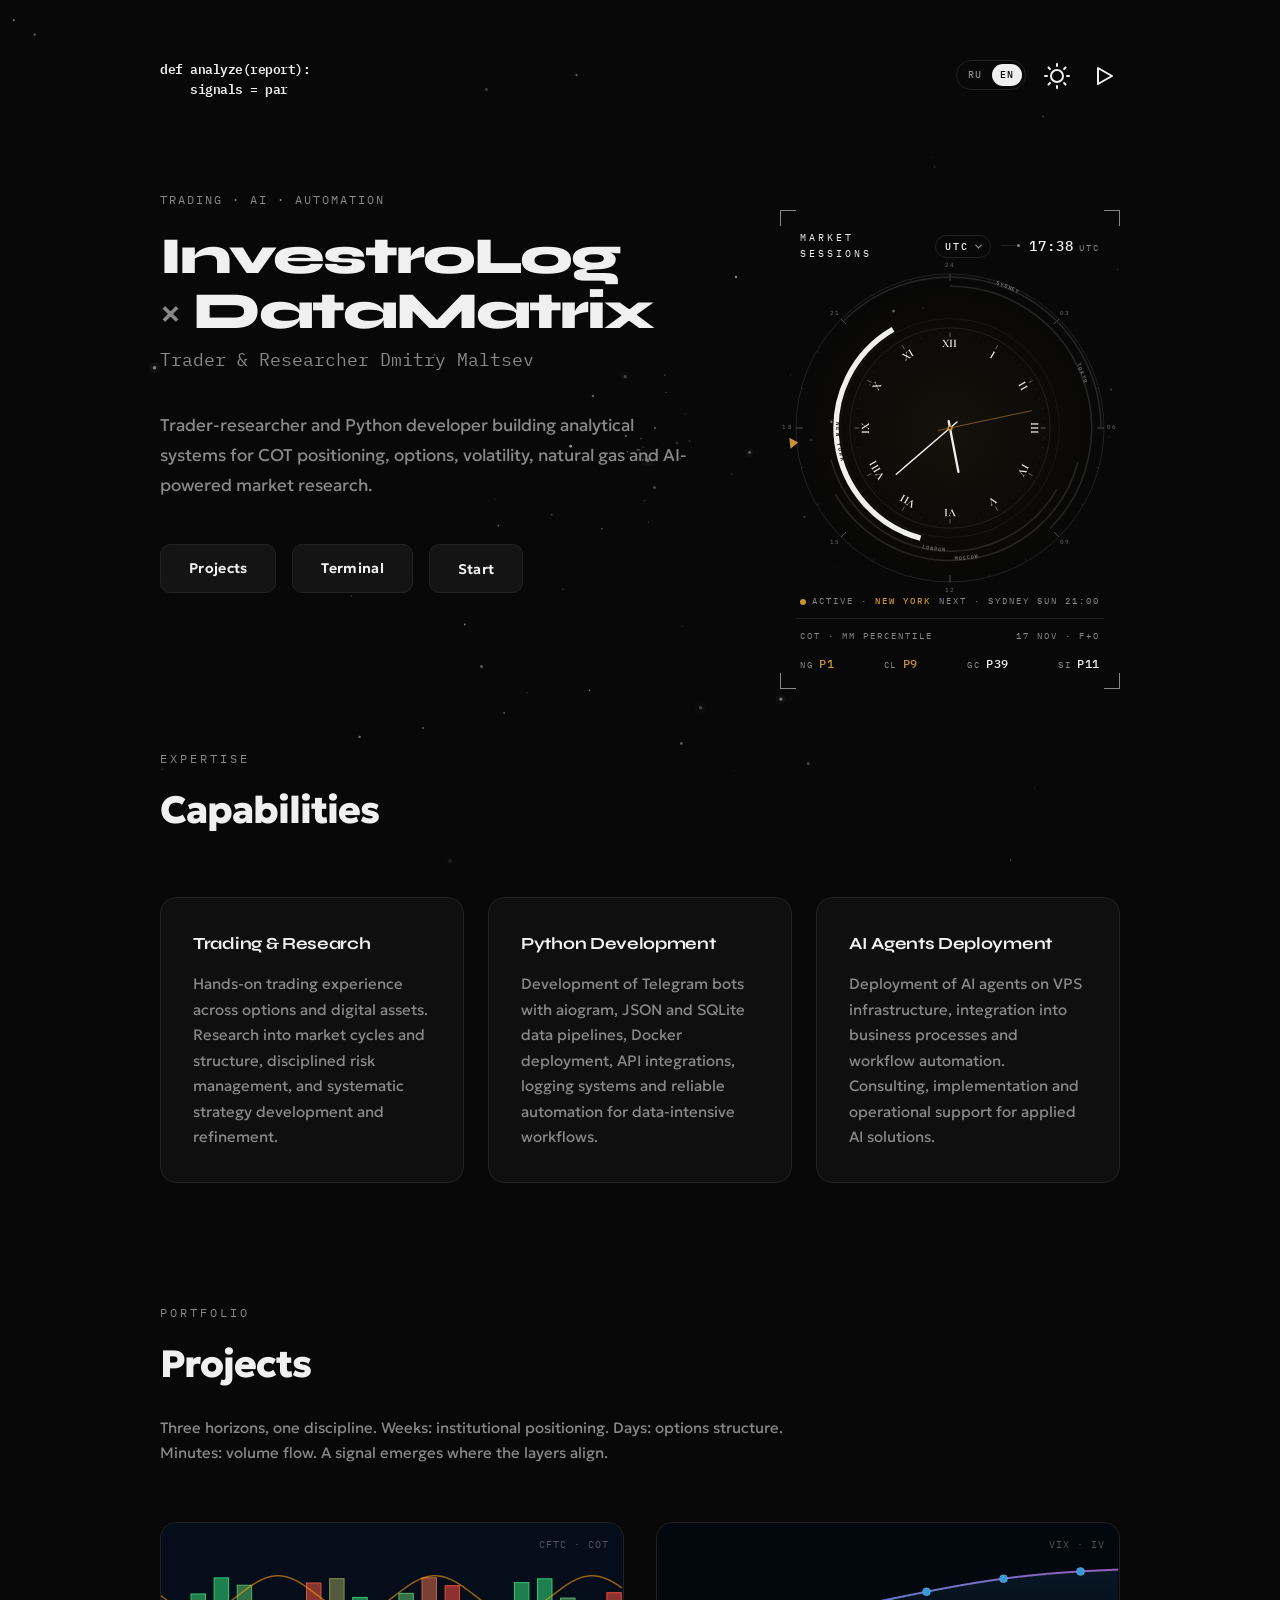
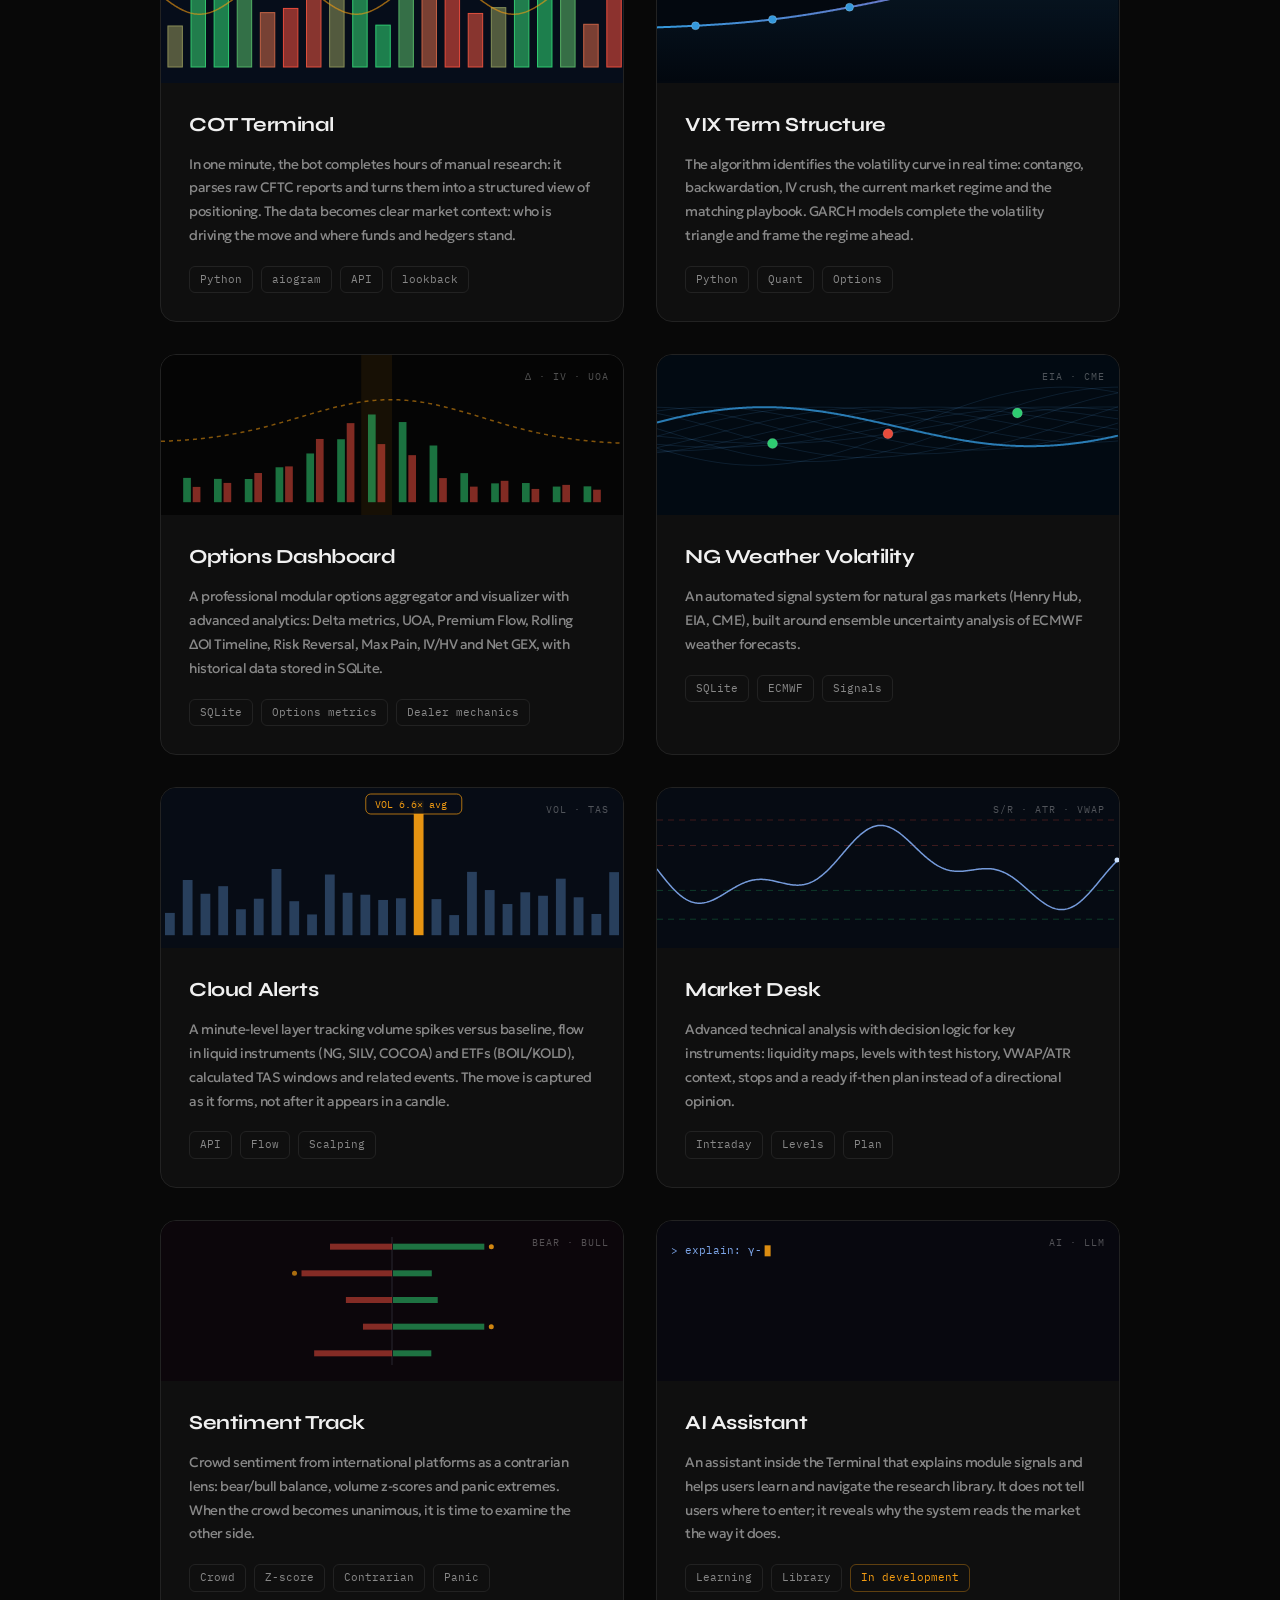
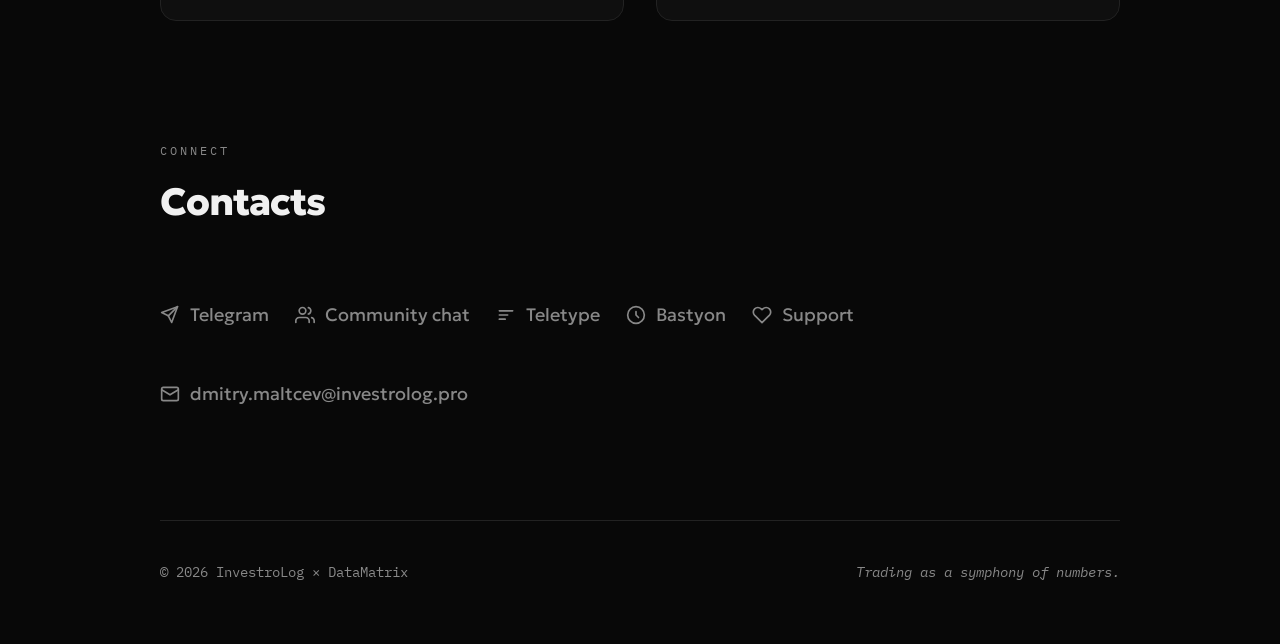
<file: en/index.html>
<!DOCTYPE html>

<html data-theme="dark" lang="en">
<head>
<meta charset="utf-8"/>
<meta content="width=device-width, initial-scale=1.0" name="viewport"/>
<meta content="dark light" name="color-scheme"/>
<meta content="#080808" name="theme-color"/>
<title>InvestroLog × DataMatrix — Trading Research & Market Analytics</title>
<meta content="InvestroLog × DataMatrix by Dmitry Maltsev: COT positioning, options, volatility, natural gas, sentiment, market alerts and AI-assisted trading analytics." name="description"/>
<link href="https://investrolog.pro/en/" rel="canonical"/>
<link href="https://investrolog.pro/" hreflang="ru" rel="alternate"/>
<link href="https://investrolog.pro/en/" hreflang="en" rel="alternate"/>
<link href="https://investrolog.pro/" hreflang="x-default" rel="alternate"/>
<meta content="InvestroLog × DataMatrix — Trading Research & Market Analytics" property="og:title"/>
<meta content="A modular trading research system for COT positioning, options, volatility, market alerts, sentiment and AI-assisted analysis." property="og:description"/>
<meta content="website" property="og:type"/>
<meta content="https://investrolog.pro/en/" property="og:url"/>
<meta content="en_US" property="og:locale"/>
<meta content="ru_RU" property="og:locale:alternate"/>
<meta content="InvestroLog × DataMatrix" property="og:site_name"/>
<meta content="https://investrolog.pro/og-en.jpg" property="og:image"/>
<meta content="1200" property="og:image:width"/>
<meta content="630" property="og:image:height"/>
<meta content="InvestroLog × DataMatrix — Trading Research & Market Analytics" property="og:image:alt"/>
<meta content="summary_large_image" name="twitter:card"/>
<meta content="InvestroLog × DataMatrix — Trading Research & Market Analytics" name="twitter:title"/>
<meta content="A modular trading research system for COT positioning, options, volatility, market alerts, sentiment and AI-assisted analysis." name="twitter:description"/>
<meta content="https://investrolog.pro/og-en.jpg" name="twitter:image"/>
<script type="application/ld+json">
    {
      "@context": "https://schema.org",
      "@type": "Person",
      "name": "Dmitry Maltsev",
      "alternateName": [
        "Дмитрий Мальцев",
        "InvestroLog",
        "Инвестролог",
        "InvestroLog × DataMatrix"
      ],
      "description": "Dmitry Maltsev is a trader-researcher, Python developer and creator of InvestroLog × DataMatrix.",
      "url": "https://investrolog.pro/en/",
      "sameAs": [
        "https://t.me/investrolog",
        "https://teletype.in/@dm1trymaltsev",
        "https://bastyon.com/dimaltcev"
      ],
      "jobTitle": "Trader-Researcher, Python Developer, AI Automation Specialist",
      "knowsAbout": [
        "Trading",
        "Трейдинг",
        "Options",
        "Опционы",
        "COT Reports",
        "COT-отчёты",
        "VIX Term Structure",
        "Implied Volatility",
        "Волатильность",
        "Natural Gas",
        "Природный газ",
        "Python",
        "AI Agents",
        "AI-автоматизация",
        "Market Research"
      ]
    }
    </script>
<link href="https://fonts.googleapis.com" rel="preconnect"/>
<link crossorigin="" href="https://fonts.gstatic.com" rel="preconnect"/>
<link href="https://fonts.googleapis.com/css2?family=Cormorant+Garamond:wght@700&amp;family=Geologica:wght@400..800&amp;family=IBM+Plex+Mono:wght@400;500;600&amp;family=Syne:wght@400..800&amp;display=swap" rel="stylesheet"/>
<link href="/favicon.ico" rel="icon" sizes="48x48"/>
<link href="/favicon.svg" rel="icon" type="image/svg+xml"/>
<link href="/apple-touch-icon.png" rel="apple-touch-icon"/>
<script>try{if(localStorage.getItem('ms-theme')==='light'){document.documentElement.removeAttribute('data-theme');document.querySelector('meta[name="theme-color"]').setAttribute('content','#ffffff')}}catch(e){}</script>
<link href="/css/styles.css?v=16" rel="stylesheet"/>
<noscript><style>.section,.skill-card,.project-card{opacity:1;transform:none}</style></noscript>
</head>
<body>
<canvas id="particles-canvas"></canvas>
<div class="container">
<!-- ── HEADER ── -->
<header>
<div class="logo" onclick="triggerCodeAnimation()" role="button" tabindex="0" aria-label="Play code animation" onkeydown="if(event.key==='Enter'||event.key===' '){event.preventDefault();triggerCodeAnimation()}" title="Click me">
<svg class="logo-icon" fill="none" height="28" viewBox="0 0 32 32" width="28" xmlns="http://www.w3.org/2000/svg">
<!-- Candlestick / chart icon -->
<rect fill="none" height="10" rx="1" stroke="currentColor" stroke-width="1.8" width="4" x="4" y="14"></rect>
<line stroke="currentColor" stroke-linecap="round" stroke-width="1.8" x1="6" x2="6" y1="10" y2="14"></line>
<line stroke="currentColor" stroke-linecap="round" stroke-width="1.8" x1="6" x2="6" y1="24" y2="27"></line>
<rect fill="none" height="12" rx="1" stroke="currentColor" stroke-width="1.8" width="4" x="14" y="8"></rect>
<line stroke="currentColor" stroke-linecap="round" stroke-width="1.8" x1="16" x2="16" y1="4" y2="8"></line>
<line stroke="currentColor" stroke-linecap="round" stroke-width="1.8" x1="16" x2="16" y1="20" y2="24"></line>
<rect fill="none" height="9" rx="1" stroke="currentColor" stroke-width="1.8" width="4" x="24" y="11"></rect>
<line stroke="currentColor" stroke-linecap="round" stroke-width="1.8" x1="26" x2="26" y1="7" y2="11"></line>
<line stroke="currentColor" stroke-linecap="round" stroke-width="1.8" x1="26" x2="26" y1="20" y2="23"></line>
</svg>
<pre class="code-text" id="codeText"></pre>
</div>
<div class="header-controls">
<nav aria-label="Site language" class="language-switcher">
<a class="language-link" data-language-link href="/" hreflang="ru" lang="ru">RU</a>
<a aria-current="page" class="language-link active" data-language-link href="/en/" hreflang="en" lang="en">EN</a>
</nav>
<button class="theme-toggle" onclick="toggleTheme()" title="Toggle theme" aria-label="Toggle theme">
<svg class="theme-icon sun-icon" fill="none" height="22" viewBox="0 0 32 32" width="22" xmlns="http://www.w3.org/2000/svg">
<circle cx="16" cy="16" r="6" stroke="currentColor" stroke-width="2"></circle>
<path d="M16 4V6M16 26V28M28 16H26M6 16H4M24.485 7.515L23.071 8.929M8.929 23.071L7.515 24.485M24.485 24.485L23.071 23.071M8.929 8.929L7.515 7.515" stroke="currentColor" stroke-linecap="round" stroke-width="2"></path>
</svg>
<svg class="theme-icon moon-icon" fill="none" height="22" viewBox="0 0 32 32" width="22" xmlns="http://www.w3.org/2000/svg">
<path d="M28 17.053A11 11 0 1 1 14.947 4 8.5 8.5 0 0 0 28 17.053z" stroke="currentColor" stroke-linecap="round" stroke-linejoin="round" stroke-width="2"></path>
</svg>
</button>
<button class="music-toggle" onclick="toggleMusic()" title="Toggle music" aria-label="Toggle music" aria-pressed="false">
<svg class="music-icon play-icon" fill="none" height="22" viewBox="0 0 32 32" width="22" xmlns="http://www.w3.org/2000/svg">
<path d="M10 8L24 16L10 24V8Z" stroke="currentColor" stroke-linecap="round" stroke-linejoin="round" stroke-width="2"></path>
</svg>
<svg class="music-icon pause-icon" fill="none" height="22" style="display:none;" viewBox="0 0 32 32" width="22" xmlns="http://www.w3.org/2000/svg">
<path d="M12 8V24M20 8V24" stroke="currentColor" stroke-linecap="round" stroke-linejoin="round" stroke-width="2"></path>
</svg>
</button>
</div>
<audio id="backgroundMusic" loop="" preload="none">
<source src="/song.mp3" type="audio/mpeg"/>
</audio>
</header>
<!-- ── HERO ── -->
<section class="hero">
<div class="hero-content">
<p class="hero-eyebrow">Trading · AI · Automation</p>
<h1>InvestroLog<br/><span class="cross">×</span> DataMatrix</h1>
<p class="subtitle">Trader &amp; Researcher Dmitry Maltsev</p>
<p class="description">
                Trader-researcher and Python developer building analytical systems for COT positioning, options, volatility, natural gas and AI-powered market research.
            </p>
<div class="cta-buttons">
<a class="btn" href="#projects">Projects</a>
<a class="btn" href="https://t.me/investrolog" rel="noopener noreferrer" target="_blank">Terminal</a>
<button class="btn" onclick="openOrderModal()" type="button"><span class="btn-label-full">Start a project</span><span class="btn-label-short">Start</span></button>
</div>
</div>
<div class="hero-widget">
<div class="ms-widget" id="msWidget">
<span class="ms-bracket tl"></span>
<span class="ms-bracket tr"></span>
<span class="ms-bracket bl"></span>
<span class="ms-bracket br"></span>
<div class="ms-head">
<div class="ms-head-left">
<span class="ms-title">Market Sessions</span>
<button aria-expanded="false" aria-haspopup="listbox" class="ms-tz" id="msTzBtn" type="button">
<span id="msTzLabel">MSK</span><span class="ms-chev"></span>
</button>
<div class="ms-tz-pop" id="msTzPop" role="listbox"></div>
</div>
<div class="ms-head-right">
<span class="ms-rule"></span>
<span class="ms-time"><span id="msTimeDigits">--:--</span><span class="ms-suffix" id="msTimeSuffix">UTC+3</span></span>
</div>
</div>
<div class="ms-dial">
<svg aria-hidden="true" id="msDial" viewBox="0 0 400 400"></svg>
</div>
<div class="ms-foot">
<span><span class="ms-pulse" id="msPulse"></span><span id="msActiveLine">— · OFF HOURS</span></span>
<span id="msNextLine"></span>
</div>
<!-- COT_DATA_START: generated by scripts/update_cot.py -->
<div class="ms-cot">
<div class="ms-cot-head">
<span>COT · MM percentile</span>
<span class="ms-cot-date" data-report-date="2026-11-17">17 NOV · F+O</span>
</div>
<div class="ms-cot-row">
<span class="ms-cot-item"><span class="ms-cot-sym">NG</span><span class="ms-cot-val" data-p="1">p1</span></span>
<span class="ms-cot-item"><span class="ms-cot-sym">CL</span><span class="ms-cot-val" data-p="9">p9</span></span>
<span class="ms-cot-item"><span class="ms-cot-sym">GC</span><span class="ms-cot-val" data-p="39">p39</span></span>
<span class="ms-cot-item"><span class="ms-cot-sym">SI</span><span class="ms-cot-val" data-p="11">p11</span></span>
</div>
</div>
<!-- COT_DATA_END -->
</div>
</div>
</section>
<!-- ── SKILLS ── -->
<section class="section" id="skills">
<span class="section-label">Expertise</span>
<h2 class="section-title">Capabilities</h2>
<div class="skills-grid">
<div class="skill-card">
<div class="skill-number">01 /</div>
<h3>Trading &amp; Research</h3>
<p>Hands-on trading experience across options and digital assets. Research into market cycles and structure, disciplined risk management, and systematic strategy development and refinement.</p>
</div>
<div class="skill-card">
<div class="skill-number">02 /</div>
<h3>Python Development</h3>
<p>Development of Telegram bots with aiogram, JSON and SQLite data pipelines, Docker deployment, API integrations, logging systems and reliable automation for data-intensive workflows.</p>
</div>
<div class="skill-card">
<div class="skill-number">03 /</div>
<h3>AI Agents Deployment</h3>
<p>Deployment of AI agents on VPS infrastructure, integration into business processes and workflow automation. Consulting, implementation and operational support for applied AI solutions.</p>
</div>
</div>
</section>
<!-- ── PROJECTS ── -->
<section class="section" id="projects">
<span class="section-label">Portfolio</span>
<h2 class="section-title">Projects</h2>
<p class="section-intro">Three horizons, one discipline. Weeks: institutional positioning. Days: options structure. Minutes: volume flow. A signal emerges where the layers align.</p>
<div class="projects-grid">
<!-- COT Terminal -->
<a aria-label="Open Telegram post: COT Terminal" class="project-card" href="https://t.me/investrolog/1789" rel="noopener noreferrer" target="_blank">
<div class="project-visual visual-cot">
<canvas class="proj-canvas" data-type="cot"></canvas>
<span class="project-visual-label">CFTC · COT</span>
</div>
<div class="project-content">
<div class="project-index">01 /</div>
<h3>COT Terminal</h3>
<p>In one minute, the bot completes hours of manual research: it parses raw CFTC reports and turns them into a structured view of positioning. The data becomes clear market context: who is driving the move and where funds and hedgers stand.</p>
<div class="project-tags">
<span class="tag">Python</span>
<span class="tag">aiogram</span>
<span class="tag">API</span>
<span class="tag">lookback</span>
</div>
</div>
</a>
<!-- VIX Term Structure -->
<a aria-label="Open Telegram post: VIX Term Structure" class="project-card" href="https://t.me/investrolog/1567" rel="noopener noreferrer" target="_blank">
<div class="project-visual visual-vix">
<canvas class="proj-canvas" data-type="vix"></canvas>
<span class="project-visual-label">VIX · IV</span>
</div>
<div class="project-content">
<div class="project-index">02 /</div>
<h3>VIX Term Structure</h3>
<p>The algorithm identifies the volatility curve in real time: contango, backwardation, IV crush, the current market regime and the matching playbook. GARCH models complete the volatility triangle and frame the regime ahead.</p>
<div class="project-tags">
<span class="tag">Python</span>
<span class="tag">Quant</span>
<span class="tag">Options</span>
</div>
</div>
</a>
<!-- Options Aggregator -->
<a aria-label="Open Telegram post: Options Dashboard" class="project-card" href="https://t.me/investrolog/1757" rel="noopener noreferrer" target="_blank">
<div class="project-visual visual-options">
<canvas class="proj-canvas" data-type="options"></canvas>
<span class="project-visual-label">Δ · IV · UOA</span>
</div>
<div class="project-content">
<div class="project-index">03 /</div>
<h3>Options Dashboard</h3>
<p>A professional modular options aggregator and visualizer with advanced analytics: Delta metrics, UOA, Premium Flow, Rolling ΔOI Timeline, Risk Reversal, Max Pain, IV/HV and Net GEX, with historical data stored in SQLite.</p>
<div class="project-tags">
<span class="tag">SQLite</span>
<span class="tag">Options metrics</span>
<span class="tag">Dealer mechanics</span>
</div>
</div>
</a>
<!-- NG Weather -->
<a aria-label="Open Telegram post: NG Weather Volatility" class="project-card" href="https://t.me/investrolog/1422" rel="noopener noreferrer" target="_blank">
<div class="project-visual visual-ng">
<canvas class="proj-canvas" data-type="ng"></canvas>
<span class="project-visual-label">EIA · CME</span>
</div>
<div class="project-content">
<div class="project-index">04 /</div>
<h3>NG Weather Volatility</h3>
<p>An automated signal system for natural gas markets (Henry Hub, EIA, CME), built around ensemble uncertainty analysis of ECMWF weather forecasts.</p>
<div class="project-tags">
<span class="tag">SQLite</span>
<span class="tag">ECMWF</span>
<span class="tag">Signals</span>
</div>
</div>
</a>
<!-- Alerts / Clouds -->
<a aria-label="Open Telegram post: Cloud Alerts" class="project-card" href="https://t.me/investrolog/437" rel="noopener noreferrer" target="_blank">
<div class="project-visual visual-alerts">
<canvas class="proj-canvas" data-type="alerts"></canvas>
<span class="project-visual-label">VOL · TAS</span>
</div>
<div class="project-content">
<div class="project-index">05 /</div>
<h3>Cloud Alerts</h3>
<p>A minute-level layer tracking volume spikes versus baseline, flow in liquid instruments (NG, SILV, COCOA) and ETFs (BOIL/KOLD), calculated TAS windows and related events. The move is captured as it forms, not after it appears in a candle.</p>
<div class="project-tags">
<span class="tag">API</span>
<span class="tag">Flow</span>
<span class="tag">Scalping</span>
</div>
</div>
</a>
<!-- Market Desk -->
<a aria-label="Open Telegram post: Market Desk" class="project-card" href="https://t.me/investrolog/1412" rel="noopener noreferrer" target="_blank">
<div class="project-visual visual-desk">
<canvas class="proj-canvas" data-type="desk"></canvas>
<span class="project-visual-label">S/R · ATR · VWAP</span>
</div>
<div class="project-content">
<div class="project-index">06 /</div>
<h3>Market Desk</h3>
<p>Advanced technical analysis with decision logic for key instruments: liquidity maps, levels with test history, VWAP/ATR context, stops and a ready if-then plan instead of a directional opinion.</p>
<div class="project-tags">
<span class="tag">Intraday</span>
<span class="tag">Levels</span>
<span class="tag">Plan</span>
</div>
</div>
</a>
<!-- Sentiment Track -->
<a aria-label="Open Telegram post: Sentiment Track" class="project-card" href="https://t.me/investrolog/1494" rel="noopener noreferrer" target="_blank">
<div class="project-visual visual-sentiment">
<canvas class="proj-canvas" data-type="sentiment"></canvas>
<span class="project-visual-label">BEAR · BULL</span>
</div>
<div class="project-content">
<div class="project-index">07 /</div>
<h3>Sentiment Track</h3>
<p>Crowd sentiment from international platforms as a contrarian lens: bear/bull balance, volume z-scores and panic extremes. When the crowd becomes unanimous, it is time to examine the other side.</p>
<div class="project-tags">
<span class="tag">Crowd</span>
<span class="tag">Z-score</span>
<span class="tag">Contrarian</span>
<span class="tag">Panic</span>
</div>
</div>
</a>
<!-- AI Assistant -->
<a aria-label="Open Telegram post: AI Assistant" class="project-card" href="https://t.me/investrolog/1756" rel="noopener noreferrer" target="_blank">
<div class="project-visual visual-ai">
<canvas class="proj-canvas" data-type="ai"></canvas>
<span class="project-visual-label">AI · LLM</span>
</div>
<div class="project-content">
<div class="project-index">08 /</div>
<h3>AI Assistant</h3>
<p>An assistant inside the Terminal that explains module signals and helps users learn and navigate the research library. It does not tell users where to enter; it reveals why the system reads the market the way it does.</p>
<div class="project-tags">
<span class="tag">Learning</span>
<span class="tag">Library</span>
<span class="tag tag-dev">In development</span>
</div>
</div>
</a>
</div>
</section>
<!-- ── CONTACT ── -->
<section class="section" id="contact">
<span class="section-label">Connect</span>
<h2 class="section-title">Contacts</h2>
<div class="contact-info">
<a class="contact-item" href="https://t.me/investrolog" rel="noopener noreferrer" target="_blank">
<svg fill="none" height="20" viewBox="0 0 24 24" width="20" xmlns="http://www.w3.org/2000/svg">
<path d="M21 2L14 21L10 13L2 9L21 2Z" stroke="currentColor" stroke-linecap="round" stroke-linejoin="round" stroke-width="2"></path>
<path d="M10 13L21 2" stroke="currentColor" stroke-linecap="round" stroke-linejoin="round" stroke-width="2"></path>
</svg>
<span>Telegram</span>
</a>
<a class="contact-item" href="https://t.me/+B1HexV7AX1Q1ZDRi" rel="noopener noreferrer" target="_blank">
<svg fill="none" height="20" viewBox="0 0 24 24" width="20" xmlns="http://www.w3.org/2000/svg">
<path d="M17 21V19C17 17.9391 16.5786 16.9217 15.8284 16.1716C15.0783 15.4214 14.0609 15 13 15H5C3.93913 15 2.92172 15.4214 2.17157 16.1716C1.42143 16.9217 1 17.9391 1 19V21" stroke="currentColor" stroke-linecap="round" stroke-linejoin="round" stroke-width="2"></path>
<circle cx="9" cy="7" r="4" stroke="currentColor" stroke-linecap="round" stroke-linejoin="round" stroke-width="2"></circle>
<path d="M23 21V19C22.9993 18.1137 22.7044 17.2528 22.1614 16.5523C21.6184 15.8519 20.8581 15.3516 20 15.13" stroke="currentColor" stroke-linecap="round" stroke-linejoin="round" stroke-width="2"></path>
<path d="M16 3.13C16.8604 3.35031 17.623 3.85071 18.1676 4.55232C18.7122 5.25392 19.0078 6.11683 19.0078 7.005C19.0078 7.89317 18.7122 8.75608 18.1676 9.45768C17.623 10.1593 16.8604 10.6597 16 10.88" stroke="currentColor" stroke-linecap="round" stroke-linejoin="round" stroke-width="2"></path>
</svg>
<span>Community chat</span>
</a>
<a class="contact-item" href="https://teletype.in/@dm1trymaltsev" rel="noopener noreferrer" target="_blank">
<svg fill="none" height="20" viewBox="0 0 24 24" width="20" xmlns="http://www.w3.org/2000/svg">
<path d="M4 7h16M4 12h10M4 17h7" stroke="currentColor" stroke-linecap="round" stroke-linejoin="round" stroke-width="2"></path>
</svg>
<span>Teletype</span>
</a>
<a class="contact-item" href="https://bastyon.com/dimaltcev" rel="noopener noreferrer" target="_blank">
<svg fill="none" height="20" viewBox="0 0 24 24" width="20" xmlns="http://www.w3.org/2000/svg">
<circle cx="12" cy="12" r="10" stroke="currentColor" stroke-width="2"></circle>
<path d="M12 8v4l3 3" stroke="currentColor" stroke-linecap="round" stroke-linejoin="round" stroke-width="2"></path>
</svg>
<span>Bastyon</span>
</a>
<a class="contact-item" href="https://pay.cloudtips.ru/p/1f99d686" rel="noopener noreferrer" target="_blank">
<svg fill="none" height="20" viewBox="0 0 24 24" width="20" xmlns="http://www.w3.org/2000/svg">
<path d="M20.84 4.61a5.5 5.5 0 0 0-7.78 0L12 5.67l-1.06-1.06a5.5 5.5 0 0 0-7.78 7.78l1.06 1.06L12 21.23l7.78-7.78 1.06-1.06a5.5 5.5 0 0 0 0-7.78z" stroke="currentColor" stroke-linecap="round" stroke-linejoin="round" stroke-width="2"></path>
</svg>
<span>Support</span>
</a>
<a class="contact-item" href="mailto:dmitry.maltcev@investrolog.pro">
<svg fill="none" height="20" viewBox="0 0 24 24" width="20" xmlns="http://www.w3.org/2000/svg">
<rect height="16" rx="2" stroke="currentColor" stroke-width="2" width="20" x="2" y="4"></rect>
<path d="M22 7L12 13L2 7" stroke="currentColor" stroke-linecap="round" stroke-width="2"></path>
</svg>
<span>dmitry.maltcev@investrolog.pro</span>
</a>
</div>
</section>
<footer>
<span>© 2026 InvestroLog × DataMatrix</span>
<span class="footer-tagline">Trading as a symphony of numbers.</span>
</footer>
</div><!-- /container -->
<button aria-label="Back to top" class="to-top" id="toTop" type="button">
<svg fill="none" height="18" viewBox="0 0 24 24" width="18" xmlns="http://www.w3.org/2000/svg">
<path d="M12 19V5M5 12l7-7 7 7" stroke="currentColor" stroke-linecap="round" stroke-linejoin="round" stroke-width="1.8"></path>
</svg>
</button>
<!-- Order modal -->
<div aria-hidden="true" class="order-overlay" id="orderOverlay">
<div aria-labelledby="orderTitle" aria-modal="true" class="order-modal" role="dialog">
<button aria-label="Close" class="order-close" onclick="closeOrderModal()" type="button">
<svg fill="none" height="14" viewBox="0 0 24 24" width="14" xmlns="http://www.w3.org/2000/svg">
<path d="M18 6L6 18M6 6l12 12" stroke="currentColor" stroke-linecap="round" stroke-width="2.5"></path>
</svg>
</button>
<h3 class="order-title" id="orderTitle">Start a project</h3>
<p class="order-sub">Describe your project and I will contact you on Telegram.</p>
<form id="orderForm" novalidate>
<label class="order-label" for="orderName">Project name</label>
<input class="order-input" id="orderName" maxlength="120" placeholder="For example, a Telegram bot for an online store" type="text"/>
<label class="order-label" for="orderTask">Project brief</label>
<textarea class="order-input order-textarea" id="orderTask" maxlength="2000" placeholder="What needs to be built"></textarea>
<label class="order-label" for="orderContact">Contact (Telegram)</label>
<input class="order-input" id="orderContact" maxlength="64" placeholder="@username" type="text"/>
<p class="order-error" id="orderError" role="alert"></p>
<button class="order-submit" type="submit">Send inquiry</button>
</form>
</div>
</div>
<script defer src="/js/main.js?v=13"></script>
<!-- Cloudflare Web Analytics --><script type='module' src='https://static.cloudflareinsights.com/beacon.min.js' data-cf-beacon='{"token": "ad4d6c88ae444d5f838b5c51fad0477c"}'></script><!-- End Cloudflare Web Analytics -->
</body>
</html>
</file>
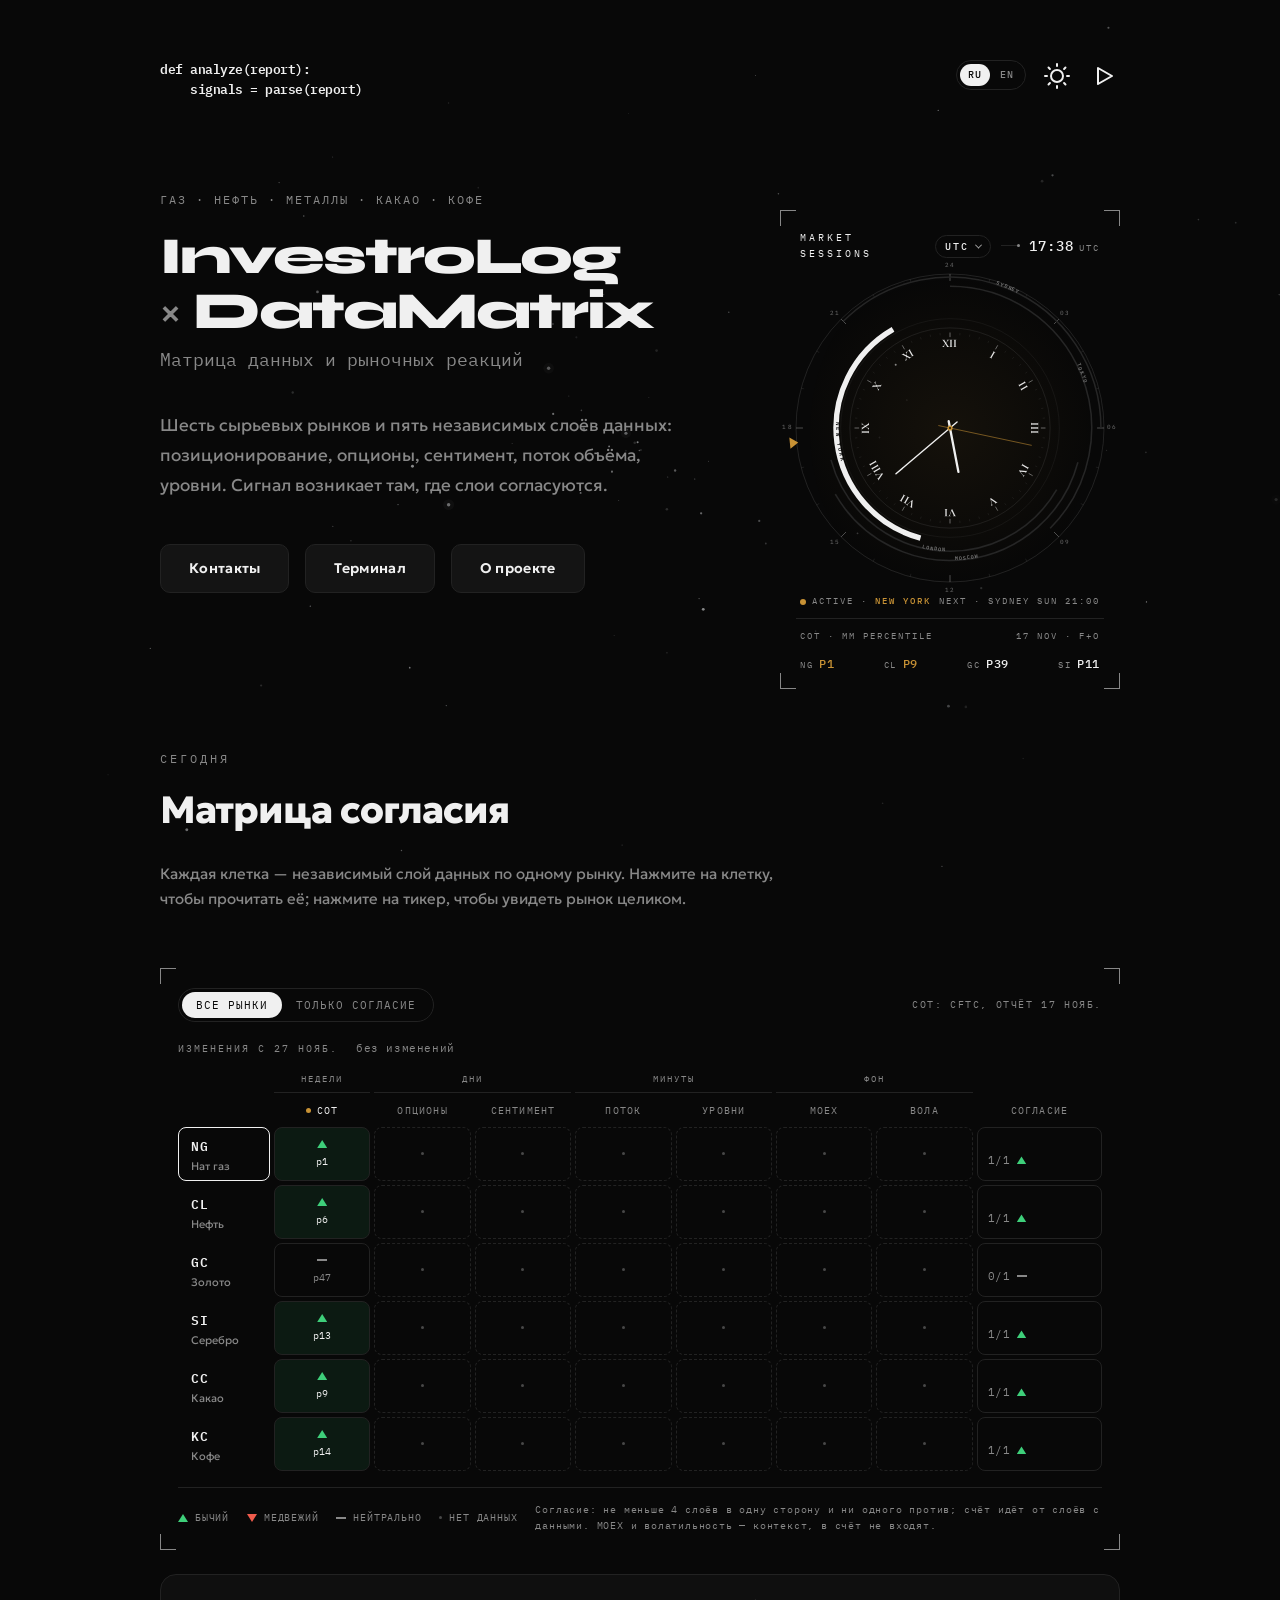
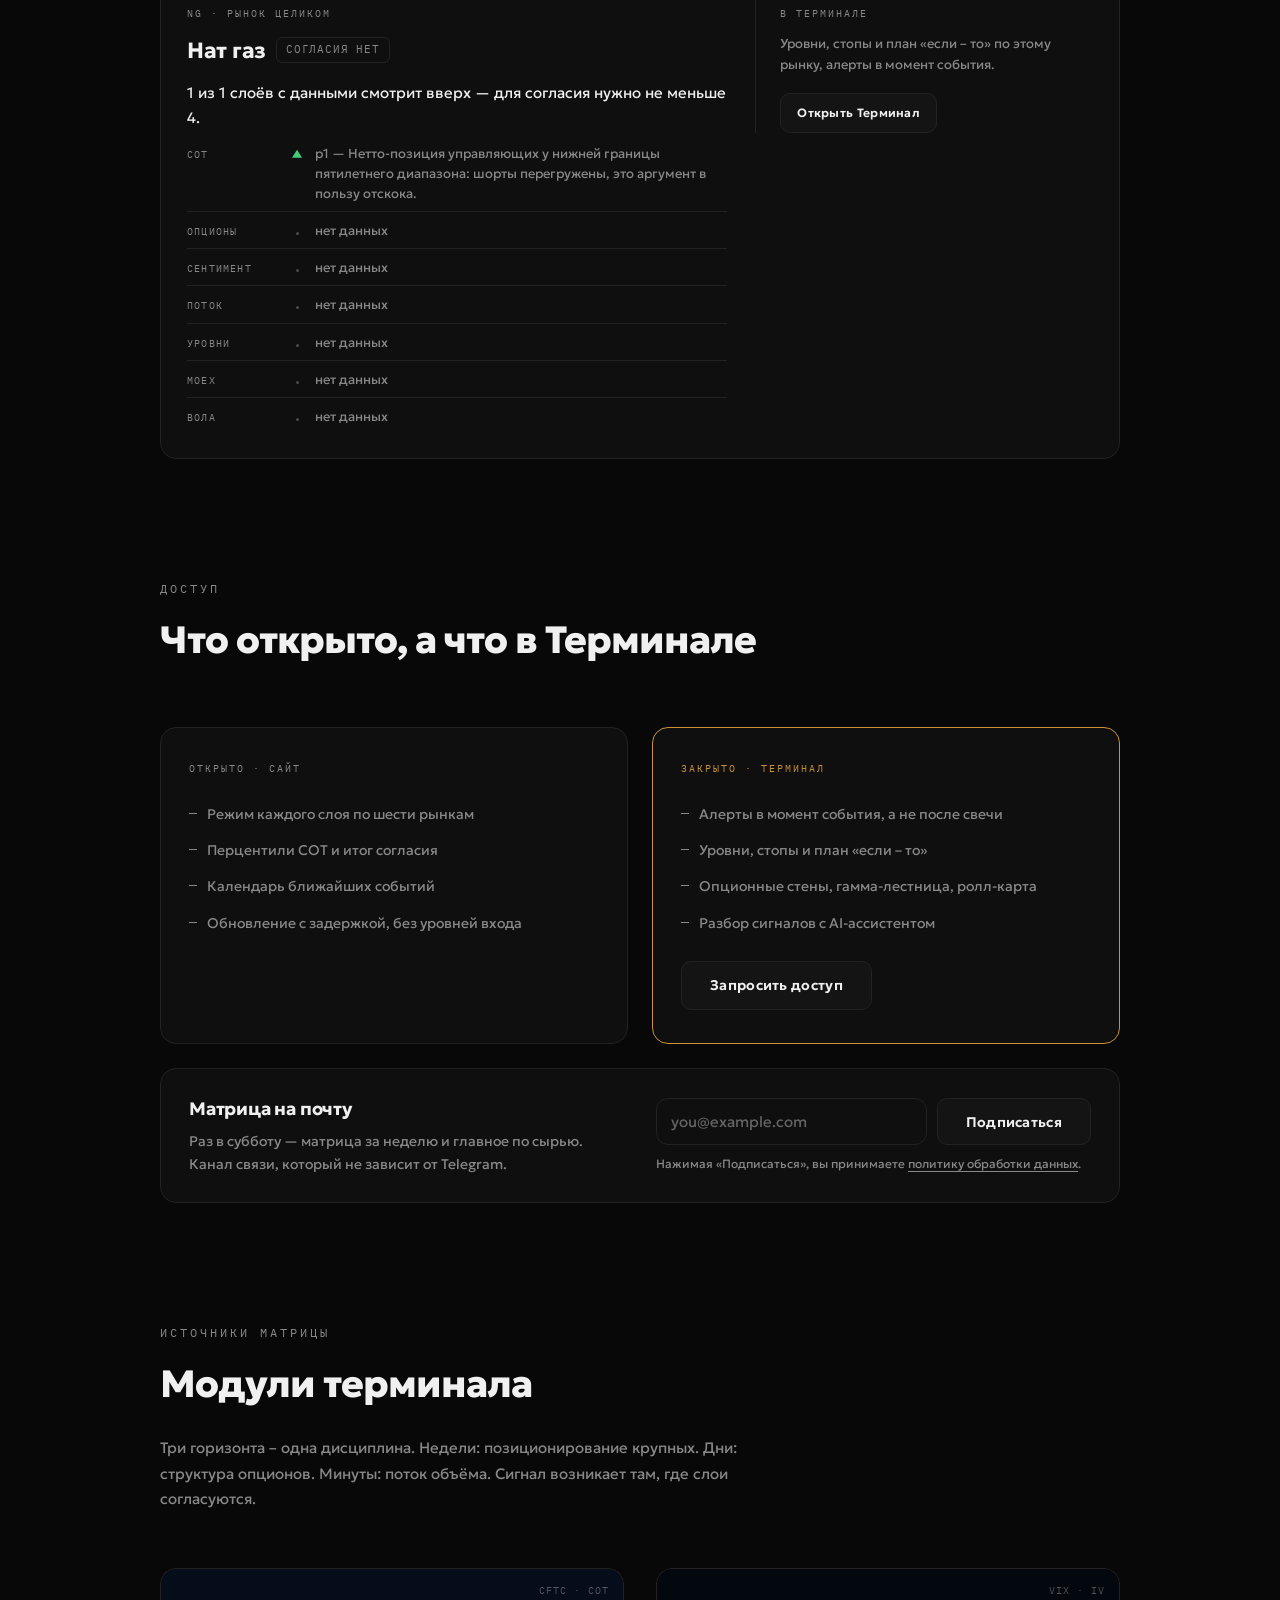
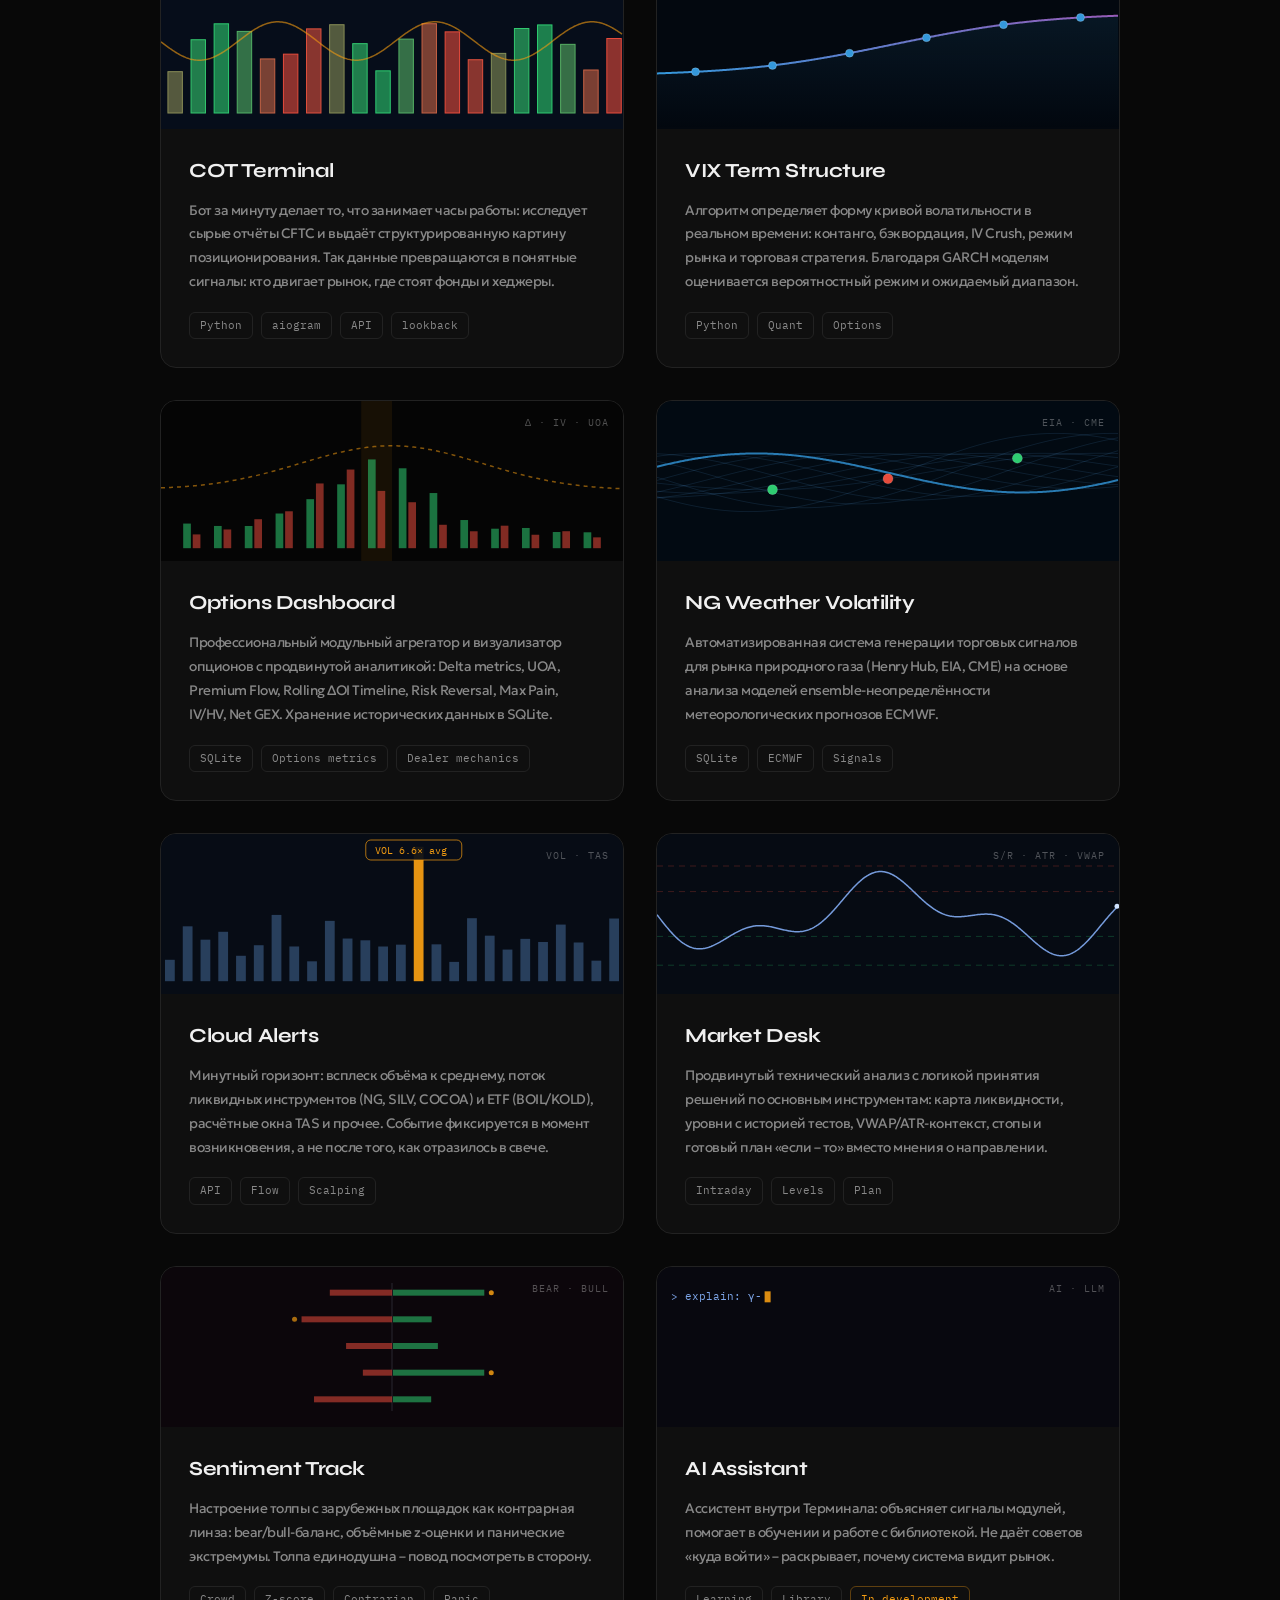
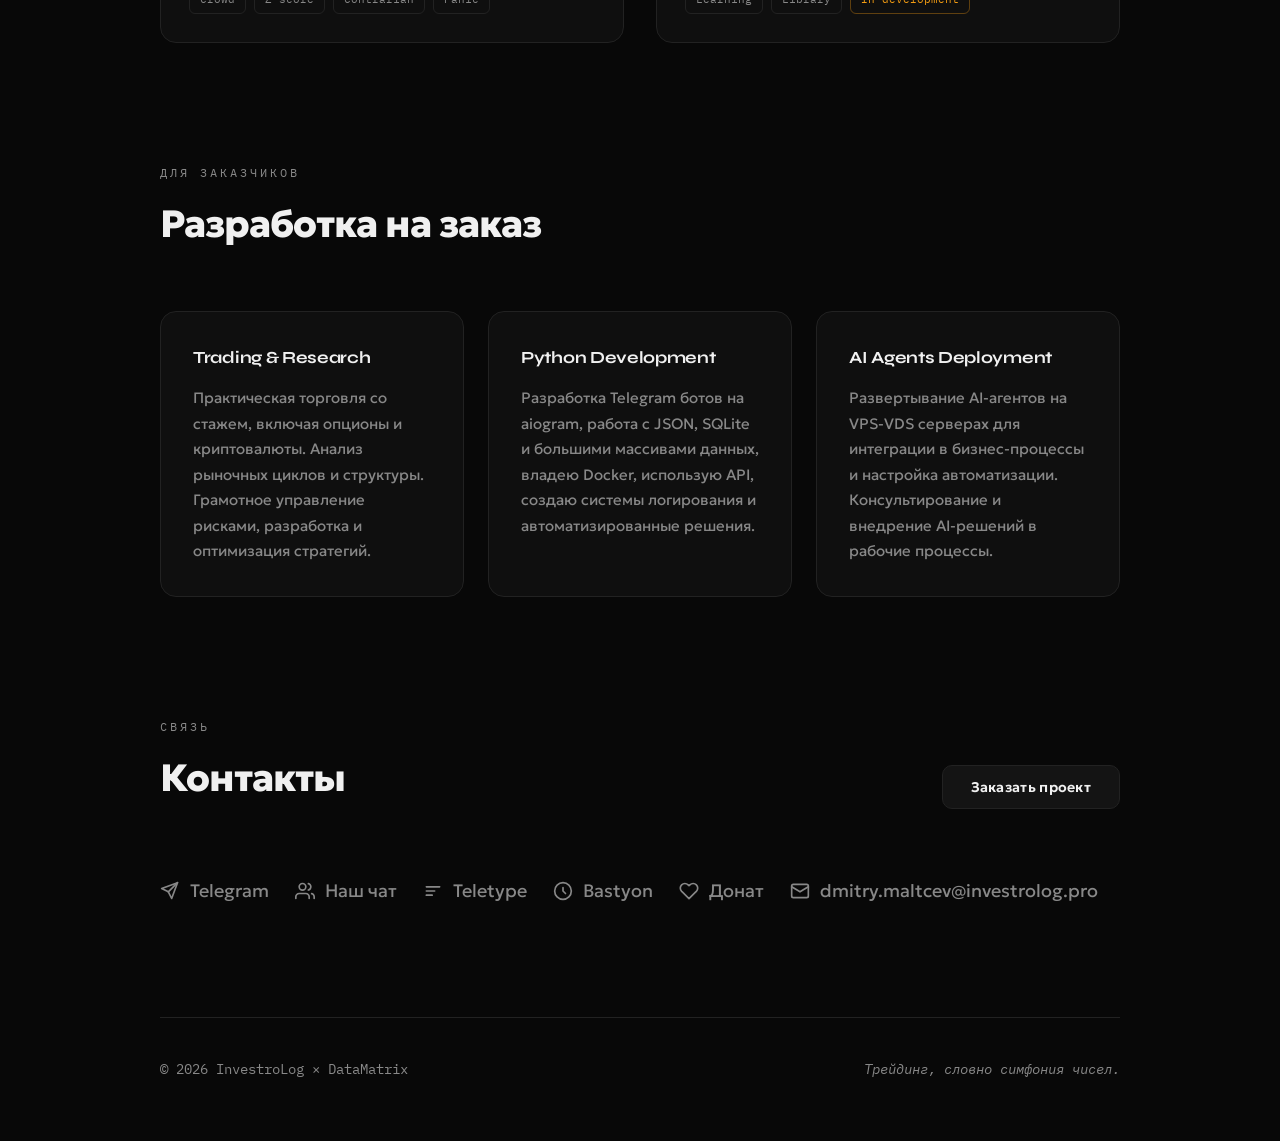
<file: next/index.html>
<!DOCTYPE html>

<html data-theme="dark" lang="ru">
<head>
<meta charset="utf-8"/>
<meta content="width=device-width, initial-scale=1.0" name="viewport"/>
<meta content="dark light" name="color-scheme"/>
<meta content="#080808" name="theme-color"/>
<title>Прототип главной — InvestroLog × DataMatrix</title>
<meta content="noindex, nofollow" name="robots"/>
<link href="https://fonts.googleapis.com" rel="preconnect"/>
<link crossorigin="" href="https://fonts.gstatic.com" rel="preconnect"/>
<link href="https://fonts.googleapis.com/css2?family=Cormorant+Garamond:wght@700&amp;family=Geologica:wght@400..800&amp;family=IBM+Plex+Mono:wght@400;500;600&amp;family=Syne:wght@400..800&amp;display=swap" rel="stylesheet"/>
<link href="/favicon.ico" rel="icon" sizes="48x48"/>
<link href="/favicon.svg" rel="icon" type="image/svg+xml"/>
<link href="/apple-touch-icon.png" rel="apple-touch-icon"/>
<script>try{if(localStorage.getItem('ms-theme')==='light'){document.documentElement.removeAttribute('data-theme');document.querySelector('meta[name="theme-color"]').setAttribute('content','#ffffff')}}catch(e){}</script>
<link href="/css/styles.css?v=16" rel="stylesheet"/>
<link href="/next/matrix.css" rel="stylesheet"/>
<noscript><style>.section,.skill-card,.project-card{opacity:1;transform:none}.cmx-status{display:none}</style></noscript>
</head>
<body>
<canvas id="particles-canvas"></canvas>
<div class="container">
<!-- ── HEADER ── -->
<header>
<div class="logo" onclick="triggerCodeAnimation()" role="button" tabindex="0" aria-label="Показать анимацию кода" onkeydown="if(event.key==='Enter'||event.key===' '){event.preventDefault();triggerCodeAnimation()}" title="Click me">
<svg class="logo-icon" fill="none" height="28" viewBox="0 0 32 32" width="28" xmlns="http://www.w3.org/2000/svg">
<!-- Candlestick / chart icon -->
<rect fill="none" height="10" rx="1" stroke="currentColor" stroke-width="1.8" width="4" x="4" y="14"></rect>
<line stroke="currentColor" stroke-linecap="round" stroke-width="1.8" x1="6" x2="6" y1="10" y2="14"></line>
<line stroke="currentColor" stroke-linecap="round" stroke-width="1.8" x1="6" x2="6" y1="24" y2="27"></line>
<rect fill="none" height="12" rx="1" stroke="currentColor" stroke-width="1.8" width="4" x="14" y="8"></rect>
<line stroke="currentColor" stroke-linecap="round" stroke-width="1.8" x1="16" x2="16" y1="4" y2="8"></line>
<line stroke="currentColor" stroke-linecap="round" stroke-width="1.8" x1="16" x2="16" y1="20" y2="24"></line>
<rect fill="none" height="9" rx="1" stroke="currentColor" stroke-width="1.8" width="4" x="24" y="11"></rect>
<line stroke="currentColor" stroke-linecap="round" stroke-width="1.8" x1="26" x2="26" y1="7" y2="11"></line>
<line stroke="currentColor" stroke-linecap="round" stroke-width="1.8" x1="26" x2="26" y1="20" y2="23"></line>
</svg>
<pre class="code-text" id="codeText"></pre>
</div>
<div class="header-controls">
<nav aria-label="Язык сайта" class="language-switcher">
<a aria-current="page" class="language-link active" data-language-link href="/next/" hreflang="ru" lang="ru">RU</a>
<a class="language-link" data-language-link href="/next/en/" hreflang="en" lang="en">EN</a>
</nav>
<button class="theme-toggle" onclick="toggleTheme()" title="Toggle theme" aria-label="Переключить тему">
<svg class="theme-icon sun-icon" fill="none" height="22" viewBox="0 0 32 32" width="22" xmlns="http://www.w3.org/2000/svg">
<circle cx="16" cy="16" r="6" stroke="currentColor" stroke-width="2"></circle>
<path d="M16 4V6M16 26V28M28 16H26M6 16H4M24.485 7.515L23.071 8.929M8.929 23.071L7.515 24.485M24.485 24.485L23.071 23.071M8.929 8.929L7.515 7.515" stroke="currentColor" stroke-linecap="round" stroke-width="2"></path>
</svg>
<svg class="theme-icon moon-icon" fill="none" height="22" viewBox="0 0 32 32" width="22" xmlns="http://www.w3.org/2000/svg">
<path d="M28 17.053A11 11 0 1 1 14.947 4 8.5 8.5 0 0 0 28 17.053z" stroke="currentColor" stroke-linecap="round" stroke-linejoin="round" stroke-width="2"></path>
</svg>
</button>
<button class="music-toggle" onclick="toggleMusic()" title="Toggle music" aria-label="Включить или выключить музыку" aria-pressed="false">
<svg class="music-icon play-icon" fill="none" height="22" viewBox="0 0 32 32" width="22" xmlns="http://www.w3.org/2000/svg">
<path d="M10 8L24 16L10 24V8Z" stroke="currentColor" stroke-linecap="round" stroke-linejoin="round" stroke-width="2"></path>
</svg>
<svg class="music-icon pause-icon" fill="none" height="22" style="display:none;" viewBox="0 0 32 32" width="22" xmlns="http://www.w3.org/2000/svg">
<path d="M12 8V24M20 8V24" stroke="currentColor" stroke-linecap="round" stroke-linejoin="round" stroke-width="2"></path>
</svg>
</button>
</div>
<audio id="backgroundMusic" loop="" preload="none">
<source src="/song.mp3" type="audio/mpeg"/>
</audio>
</header>
<!-- ── HERO ── -->
<section class="hero">
<div class="hero-content">
<p class="hero-eyebrow">Газ · Нефть · Металлы · Какао · Кофе</p>
<h1>InvestroLog<br/><span class="cross">×</span> DataMatrix</h1>
<p class="subtitle">Матрица данных и рыночных реакций</p>
<p class="description">
                Шесть сырьевых рынков и пять независимых слоёв данных: позиционирование, опционы, сентимент, поток объёма, уровни. Сигнал возникает там, где слои согласуются.
            </p>
<div class="cta-buttons">
<a class="btn" href="#contact">Контакты</a>
<a class="btn" href="#access">Терминал</a>
<a class="btn" href="/about/">О проекте</a>
</div>
</div>
<div class="hero-widget">
<div class="ms-widget" id="msWidget">
<span class="ms-bracket tl"></span>
<span class="ms-bracket tr"></span>
<span class="ms-bracket bl"></span>
<span class="ms-bracket br"></span>
<div class="ms-head">
<div class="ms-head-left">
<span class="ms-title">Market Sessions</span>
<button aria-expanded="false" aria-haspopup="listbox" class="ms-tz" id="msTzBtn" type="button">
<span id="msTzLabel">MSK</span><span class="ms-chev"></span>
</button>
<div class="ms-tz-pop" id="msTzPop" role="listbox"></div>
</div>
<div class="ms-head-right">
<span class="ms-rule"></span>
<span class="ms-time"><span id="msTimeDigits">--:--</span><span class="ms-suffix" id="msTimeSuffix">UTC+3</span></span>
</div>
</div>
<div class="ms-dial">
<svg aria-hidden="true" id="msDial" viewBox="0 0 400 400"></svg>
</div>
<div class="ms-foot">
<span><span class="ms-pulse" id="msPulse"></span><span id="msActiveLine">— · OFF HOURS</span></span>
<span id="msNextLine"></span>
</div>
<!-- COT_DATA_START: generated by scripts/update_cot.py -->
<div class="ms-cot">
<div class="ms-cot-head">
<span>COT · MM percentile</span>
<span class="ms-cot-date" data-report-date="2026-11-17">17 NOV · F+O</span>
</div>
<div class="ms-cot-row">
<span class="ms-cot-item"><span class="ms-cot-sym">NG</span><span class="ms-cot-val" data-p="1">p1</span></span>
<span class="ms-cot-item"><span class="ms-cot-sym">CL</span><span class="ms-cot-val" data-p="9">p9</span></span>
<span class="ms-cot-item"><span class="ms-cot-sym">GC</span><span class="ms-cot-val" data-p="39">p39</span></span>
<span class="ms-cot-item"><span class="ms-cot-sym">SI</span><span class="ms-cot-val" data-p="11">p11</span></span>
</div>
</div>
<!-- COT_DATA_END -->
</div>
</div>
</section>
<!-- ── MATRIX ── -->
<section class="section" id="matrix">
<span class="section-label">Сегодня</span>
<h2 class="section-title">Матрица согласия</h2>
<p class="section-intro">Каждая клетка — независимый слой данных по одному рынку. Нажмите на клетку, чтобы прочитать её; нажмите на тикер, чтобы увидеть рынок целиком.</p>
<div class="cmx-wrap">
<span class="cmx-bracket tl"></span>
<span class="cmx-bracket tr"></span>
<span class="cmx-bracket bl"></span>
<span class="cmx-bracket br"></span>
<div class="cmx-toolbar">
<div aria-label="Фильтр рынков" class="cmx-filter" role="group">
<button aria-pressed="true" class="cmx-filter-btn" data-filter="all" type="button">Все рынки</button>
<button aria-pressed="false" class="cmx-filter-btn" data-filter="aligned" type="button">Только согласие</button>
</div>
<div class="cmx-meta">
<span class="cmx-demo" hidden id="cmxDemo">Демо-данные</span>
<span id="cmxStamp"></span>
</div>
</div>
<div aria-label="Матрица согласия" class="cmx" id="cmx" role="group"></div>
<p class="cmx-status" id="cmxStatus" role="status">Загружаем снимок рынка…</p>
<noscript><p class="cmx-empty">Матрица строится в браузере — включите JavaScript.</p></noscript>
<div class="cmx-legend">
<span class="cmx-legend-item" data-s="bull"><span class="cmx-glyph"></span>бычий</span>
<span class="cmx-legend-item" data-s="bear"><span class="cmx-glyph"></span>медвежий</span>
<span class="cmx-legend-item" data-s="flat"><span class="cmx-glyph"></span>нейтрально</span>
<span class="cmx-legend-item" data-s="na"><span class="cmx-glyph"></span>нет данных</span>
<span class="cmx-legend-rule">Согласие: не меньше 4 слоёв в одну сторону и ни одного против; счёт идёт от слоёв с данными. MOEX и волатильность — контекст, в счёт не входят.</span>
</div>
</div>
<div aria-live="polite" class="cmx-detail" hidden id="cmxDetail"></div>
<div class="cmx-events" hidden id="cmxEvents">
<span class="cmx-events-title">Дальше по календарю</span>
<ul class="cmx-events-list" id="cmxEventsList"></ul>
</div>
</section>
<!-- ── ACCESS ── -->
<section class="section" id="access">
<span class="section-label">Доступ</span>
<h2 class="section-title">Что открыто, а что в Терминале</h2>
<div class="access-grid">
<div class="access-col">
<span class="access-tag">Открыто · сайт</span>
<ul class="access-list">
<li>Режим каждого слоя по шести рынкам</li>
<li>Перцентили COT и итог согласия</li>
<li>Календарь ближайших событий</li>
<li>Обновление с задержкой, без уровней входа</li>
</ul>
</div>
<div class="access-col access-col-closed">
<span class="access-tag">Закрыто · Терминал</span>
<ul class="access-list">
<li>Алерты в момент события, а не после свечи</li>
<li>Уровни, стопы и план «если – то»</li>
<li>Опционные стены, гамма-лестница, ролл-карта</li>
<li>Разбор сигналов с AI-ассистентом</li>
</ul>
<a class="btn" href="https://t.me/m/VsPr09vbNDIy" rel="noopener noreferrer" target="_blank">Запросить доступ</a>
</div>
</div>
<form class="subscribe" id="subscribe" novalidate>
<div class="subscribe-copy">
<h3>Матрица на почту</h3>
<p>Раз в субботу — матрица за неделю и главное по сырью. Канал связи, который не зависит от Telegram.</p>
</div>
<div class="subscribe-side">
<div class="subscribe-row">
<label class="subscribe-label" for="subscribeEmail">Email</label>
<input autocomplete="email" class="order-input subscribe-input" id="subscribeEmail" inputmode="email" maxlength="254" placeholder="you@example.com" type="email"/>
<button class="btn" type="submit">Подписаться</button>
</div>
<input aria-hidden="true" autocomplete="off" class="subscribe-trap" name="website" tabindex="-1" type="text"/>
<p class="subscribe-consent">Нажимая «Подписаться», вы принимаете <a href="/next/privacy/">политику обработки данных</a>.</p>
<p class="subscribe-status" id="subscribeStatus" role="status"></p>
</div>
</form>
</section>
<!-- ── PROJECTS ── -->
<section class="section" id="projects">
<span class="section-label">Источники матрицы</span>
<h2 class="section-title">Модули терминала</h2>
<p class="section-intro">Три горизонта – одна дисциплина. Недели: позиционирование крупных. Дни: структура опционов. Минуты: поток объёма. Сигнал возникает там, где слои согласуются.</p>
<div class="projects-grid">
<!-- COT Terminal -->
<a aria-label="Открыть публикацию: COT Terminal" class="project-card" href="https://t.me/investrolog/1789" rel="noopener noreferrer" target="_blank">
<div class="project-visual visual-cot">
<canvas class="proj-canvas" data-type="cot"></canvas>
<span class="project-visual-label">CFTC · COT</span>
</div>
<div class="project-content">
<div class="project-index">01 /</div>
<h3>COT Terminal</h3>
<p>Бот за минуту делает то, что занимает часы работы: исследует сырые отчёты CFTC и выдаёт структурированную картину позиционирования. Так данные превращаются в понятные сигналы: кто двигает рынок, где стоят фонды и хеджеры.</p>
<div class="project-tags">
<span class="tag">Python</span>
<span class="tag">aiogram</span>
<span class="tag">API</span>
<span class="tag">lookback</span>
</div>
</div>
</a>
<!-- VIX Term Structure -->
<a aria-label="Открыть публикацию: VIX Term Structure" class="project-card" href="https://t.me/investrolog/1567" rel="noopener noreferrer" target="_blank">
<div class="project-visual visual-vix">
<canvas class="proj-canvas" data-type="vix"></canvas>
<span class="project-visual-label">VIX · IV</span>
</div>
<div class="project-content">
<div class="project-index">02 /</div>
<h3>VIX Term Structure</h3>
<p>Алгоритм определяет форму кривой волатильности в реальном времени: контанго, бэквордация, IV Crush, режим рынка и торговая стратегия. Благодаря GARCH моделям оценивается вероятностный режим и ожидаемый диапазон.</p>
<div class="project-tags">
<span class="tag">Python</span>
<span class="tag">Quant</span>
<span class="tag">Options</span>
</div>
</div>
</a>
<!-- Options Aggregator -->
<a aria-label="Открыть публикацию: Options Dashboard" class="project-card" href="https://t.me/investrolog/1757" rel="noopener noreferrer" target="_blank">
<div class="project-visual visual-options">
<canvas class="proj-canvas" data-type="options"></canvas>
<span class="project-visual-label">Δ · IV · UOA</span>
</div>
<div class="project-content">
<div class="project-index">03 /</div>
<h3>Options Dashboard</h3>
<p>Профессиональный модульный агрегатор и визуализатор опционов с продвинутой аналитикой: Delta metrics, UOA, Premium Flow, Rolling ΔOI Timeline, Risk Reversal, Max Pain, IV/HV, Net GEX. Хранение исторических данных в SQLite.</p>
<div class="project-tags">
<span class="tag">SQLite</span>
<span class="tag">Options metrics</span>
<span class="tag">Dealer mechanics</span>
</div>
</div>
</a>
<!-- NG Weather -->
<a aria-label="Открыть публикацию: NG Weather Volatility" class="project-card" href="https://t.me/investrolog/1422" rel="noopener noreferrer" target="_blank">
<div class="project-visual visual-ng">
<canvas class="proj-canvas" data-type="ng"></canvas>
<span class="project-visual-label">EIA · CME</span>
</div>
<div class="project-content">
<div class="project-index">04 /</div>
<h3>NG Weather Volatility</h3>
<p>Автоматизированная система генерации торговых сигналов для рынка природного газа (Henry Hub, EIA, CME) на основе анализа моделей ensemble-неопределённости метеорологических прогнозов ECMWF.</p>
<div class="project-tags">
<span class="tag">SQLite</span>
<span class="tag">ECMWF</span>
<span class="tag">Signals</span>
</div>
</div>
</a>
<!-- Alerts / Clouds -->
<a aria-label="Открыть публикацию: Cloud Alerts" class="project-card" href="https://t.me/investrolog/437" rel="noopener noreferrer" target="_blank">
<div class="project-visual visual-alerts">
<canvas class="proj-canvas" data-type="alerts"></canvas>
<span class="project-visual-label">VOL · TAS</span>
</div>
<div class="project-content">
<div class="project-index">05 /</div>
<h3>Cloud Alerts</h3>
<p>Минутный горизонт: всплеск объёма к среднему, поток ликвидных инструментов (NG, SILV, COCOA) и ETF (BOIL/KOLD), расчётные окна TAS и прочее. Событие фиксируется в момент возникновения, а не после того, как отразилось в свече.</p>
<div class="project-tags">
<span class="tag">API</span>
<span class="tag">Flow</span>
<span class="tag">Scalping</span>
</div>
</div>
</a>
<!-- Market Desk -->
<a aria-label="Открыть публикацию: Market Desk" class="project-card" href="https://t.me/investrolog/1412" rel="noopener noreferrer" target="_blank">
<div class="project-visual visual-desk">
<canvas class="proj-canvas" data-type="desk"></canvas>
<span class="project-visual-label">S/R · ATR · VWAP</span>
</div>
<div class="project-content">
<div class="project-index">06 /</div>
<h3>Market Desk</h3>
<p>Продвинутый технический анализ с логикой принятия решений по основным инструментам: карта ликвидности, уровни с историей тестов, VWAP/ATR-контекст, стопы и готовый план «если – то» вместо мнения о направлении.</p>
<div class="project-tags">
<span class="tag">Intraday</span>
<span class="tag">Levels</span>
<span class="tag">Plan</span>
</div>
</div>
</a>
<!-- Sentiment Track -->
<a aria-label="Открыть публикацию: Sentiment Track" class="project-card" href="https://t.me/investrolog/1494" rel="noopener noreferrer" target="_blank">
<div class="project-visual visual-sentiment">
<canvas class="proj-canvas" data-type="sentiment"></canvas>
<span class="project-visual-label">BEAR · BULL</span>
</div>
<div class="project-content">
<div class="project-index">07 /</div>
<h3>Sentiment Track</h3>
<p>Настроение толпы с зарубежных площадок как контрарная линза: bear/bull-баланс, объёмные z-оценки и панические экстремумы. Толпа единодушна – повод посмотреть в сторону.</p>
<div class="project-tags">
<span class="tag">Crowd</span>
<span class="tag">Z-score</span>
<span class="tag">Contrarian</span>
<span class="tag">Panic</span>
</div>
</div>
</a>
<!-- AI Assistant -->
<a aria-label="Открыть публикацию: AI Assistant" class="project-card" href="https://t.me/investrolog/1756" rel="noopener noreferrer" target="_blank">
<div class="project-visual visual-ai">
<canvas class="proj-canvas" data-type="ai"></canvas>
<span class="project-visual-label">AI · LLM</span>
</div>
<div class="project-content">
<div class="project-index">08 /</div>
<h3>AI Assistant</h3>
<p>Ассистент внутри Терминала: объясняет сигналы модулей, помогает в обучении и работе с библиотекой. Не даёт советов «куда войти» – раскрывает, почему система видит рынок.</p>
<div class="project-tags">
<span class="tag">Learning</span>
<span class="tag">Library</span>
<span class="tag tag-dev">In development</span>
</div>
</div>
</a>
</div>
</section>
<!-- ── SKILLS ── -->
<section class="section" id="dev">
<span class="section-label">Для заказчиков</span>
<h2 class="section-title">Разработка на заказ</h2>
<div class="skills-grid">
<div class="skill-card">
<div class="skill-number">01 /</div>
<h3>Trading &amp; Research</h3>
<p>Практическая торговля со стажем, включая опционы и криптовалюты. Анализ рыночных циклов и структуры. Грамотное управление рисками, разработка и оптимизация стратегий.</p>
</div>
<div class="skill-card">
<div class="skill-number">02 /</div>
<h3>Python Development</h3>
<p>Разработка Telegram ботов на aiogram, работа с JSON, SQLite и большими массивами данных, владею Docker, использую API, создаю системы логирования и автоматизированные решения.</p>
</div>
<div class="skill-card">
<div class="skill-number">03 /</div>
<h3>AI Agents Deployment</h3>
<p>Развертывание AI-агентов на VPS-VDS серверах для интеграции в бизнес-процессы и настройка автоматизации. Консультирование и внедрение AI-решений в рабочие процессы.</p>
</div>
</div>
</section>
<!-- ── CONTACT ── -->
<section class="section" id="contact">
<div class="section-head">
<div>
<span class="section-label">Связь</span>
<h2 class="section-title">Контакты</h2>
</div>
<button class="btn" onclick="openOrderModal()" type="button">Заказать проект</button>
</div>
<div class="contact-info">
<a class="contact-item" href="https://t.me/investrolog" rel="noopener noreferrer" target="_blank">
<svg fill="none" height="20" viewBox="0 0 24 24" width="20" xmlns="http://www.w3.org/2000/svg">
<path d="M21 2L14 21L10 13L2 9L21 2Z" stroke="currentColor" stroke-linecap="round" stroke-linejoin="round" stroke-width="2"></path>
<path d="M10 13L21 2" stroke="currentColor" stroke-linecap="round" stroke-linejoin="round" stroke-width="2"></path>
</svg>
<span>Telegram</span>
</a>
<a class="contact-item" href="https://t.me/+B1HexV7AX1Q1ZDRi" rel="noopener noreferrer" target="_blank">
<svg fill="none" height="20" viewBox="0 0 24 24" width="20" xmlns="http://www.w3.org/2000/svg">
<path d="M17 21V19C17 17.9391 16.5786 16.9217 15.8284 16.1716C15.0783 15.4214 14.0609 15 13 15H5C3.93913 15 2.92172 15.4214 2.17157 16.1716C1.42143 16.9217 1 17.9391 1 19V21" stroke="currentColor" stroke-linecap="round" stroke-linejoin="round" stroke-width="2"></path>
<circle cx="9" cy="7" r="4" stroke="currentColor" stroke-linecap="round" stroke-linejoin="round" stroke-width="2"></circle>
<path d="M23 21V19C22.9993 18.1137 22.7044 17.2528 22.1614 16.5523C21.6184 15.8519 20.8581 15.3516 20 15.13" stroke="currentColor" stroke-linecap="round" stroke-linejoin="round" stroke-width="2"></path>
<path d="M16 3.13C16.8604 3.35031 17.623 3.85071 18.1676 4.55232C18.7122 5.25392 19.0078 6.11683 19.0078 7.005C19.0078 7.89317 18.7122 8.75608 18.1676 9.45768C17.623 10.1593 16.8604 10.6597 16 10.88" stroke="currentColor" stroke-linecap="round" stroke-linejoin="round" stroke-width="2"></path>
</svg>
<span>Наш чат</span>
</a>
<a class="contact-item" href="https://teletype.in/@dm1trymaltsev" rel="noopener noreferrer" target="_blank">
<svg fill="none" height="20" viewBox="0 0 24 24" width="20" xmlns="http://www.w3.org/2000/svg">
<path d="M4 7h16M4 12h10M4 17h7" stroke="currentColor" stroke-linecap="round" stroke-linejoin="round" stroke-width="2"></path>
</svg>
<span>Teletype</span>
</a>
<a class="contact-item" href="https://bastyon.com/dimaltcev" rel="noopener noreferrer" target="_blank">
<svg fill="none" height="20" viewBox="0 0 24 24" width="20" xmlns="http://www.w3.org/2000/svg">
<circle cx="12" cy="12" r="10" stroke="currentColor" stroke-width="2"></circle>
<path d="M12 8v4l3 3" stroke="currentColor" stroke-linecap="round" stroke-linejoin="round" stroke-width="2"></path>
</svg>
<span>Bastyon</span>
</a>
<a class="contact-item" href="https://pay.cloudtips.ru/p/1f99d686" rel="noopener noreferrer" target="_blank">
<svg fill="none" height="20" viewBox="0 0 24 24" width="20" xmlns="http://www.w3.org/2000/svg">
<path d="M20.84 4.61a5.5 5.5 0 0 0-7.78 0L12 5.67l-1.06-1.06a5.5 5.5 0 0 0-7.78 7.78l1.06 1.06L12 21.23l7.78-7.78 1.06-1.06a5.5 5.5 0 0 0 0-7.78z" stroke="currentColor" stroke-linecap="round" stroke-linejoin="round" stroke-width="2"></path>
</svg>
<span>Донат</span>
</a>
<a class="contact-item" href="mailto:dmitry.maltcev@investrolog.pro">
<svg fill="none" height="20" viewBox="0 0 24 24" width="20" xmlns="http://www.w3.org/2000/svg">
<rect height="16" rx="2" stroke="currentColor" stroke-width="2" width="20" x="2" y="4"></rect>
<path d="M22 7L12 13L2 7" stroke="currentColor" stroke-linecap="round" stroke-width="2"></path>
</svg>
<span>dmitry.maltcev@investrolog.pro</span>
</a>
</div>
</section>
<footer>
<span>© 2026 InvestroLog × DataMatrix</span>
<span class="footer-tagline">Трейдинг, словно симфония чисел.</span>
</footer>
</div><!-- /container -->
<button aria-label="Наверх" class="to-top" id="toTop" type="button">
<svg fill="none" height="18" viewBox="0 0 24 24" width="18" xmlns="http://www.w3.org/2000/svg">
<path d="M12 19V5M5 12l7-7 7 7" stroke="currentColor" stroke-linecap="round" stroke-linejoin="round" stroke-width="1.8"></path>
</svg>
</button>
<!-- Order modal -->
<div aria-hidden="true" class="order-overlay" id="orderOverlay">
<div aria-labelledby="orderTitle" aria-modal="true" class="order-modal" role="dialog">
<button aria-label="Закрыть" class="order-close" onclick="closeOrderModal()" type="button">
<svg fill="none" height="14" viewBox="0 0 24 24" width="14" xmlns="http://www.w3.org/2000/svg">
<path d="M18 6L6 18M6 6l12 12" stroke="currentColor" stroke-linecap="round" stroke-width="2.5"></path>
</svg>
</button>
<h3 class="order-title" id="orderTitle">Заказать проект</h3>
<p class="order-sub">Опишите задачу — свяжусь с вами в Telegram.</p>
<form id="orderForm" novalidate>
<label class="order-label" for="orderName">Название проекта</label>
<input class="order-input" id="orderName" maxlength="120" placeholder="Например, Telegram-бот для магазина" type="text"/>
<label class="order-label" for="orderTask">Задача</label>
<textarea class="order-input order-textarea" id="orderTask" maxlength="2000" placeholder="Что нужно сделать"></textarea>
<label class="order-label" for="orderContact">Контакт (Telegram)</label>
<input class="order-input" id="orderContact" maxlength="64" placeholder="@username" type="text"/>
<p class="order-error" id="orderError" role="alert"></p>
<button class="order-submit" type="submit">Отправить</button>
</form>
</div>
</div>
<script defer src="/js/main.js?v=13"></script>
<script defer src="/next/matrix.js"></script>

</body>
</html>
</file>
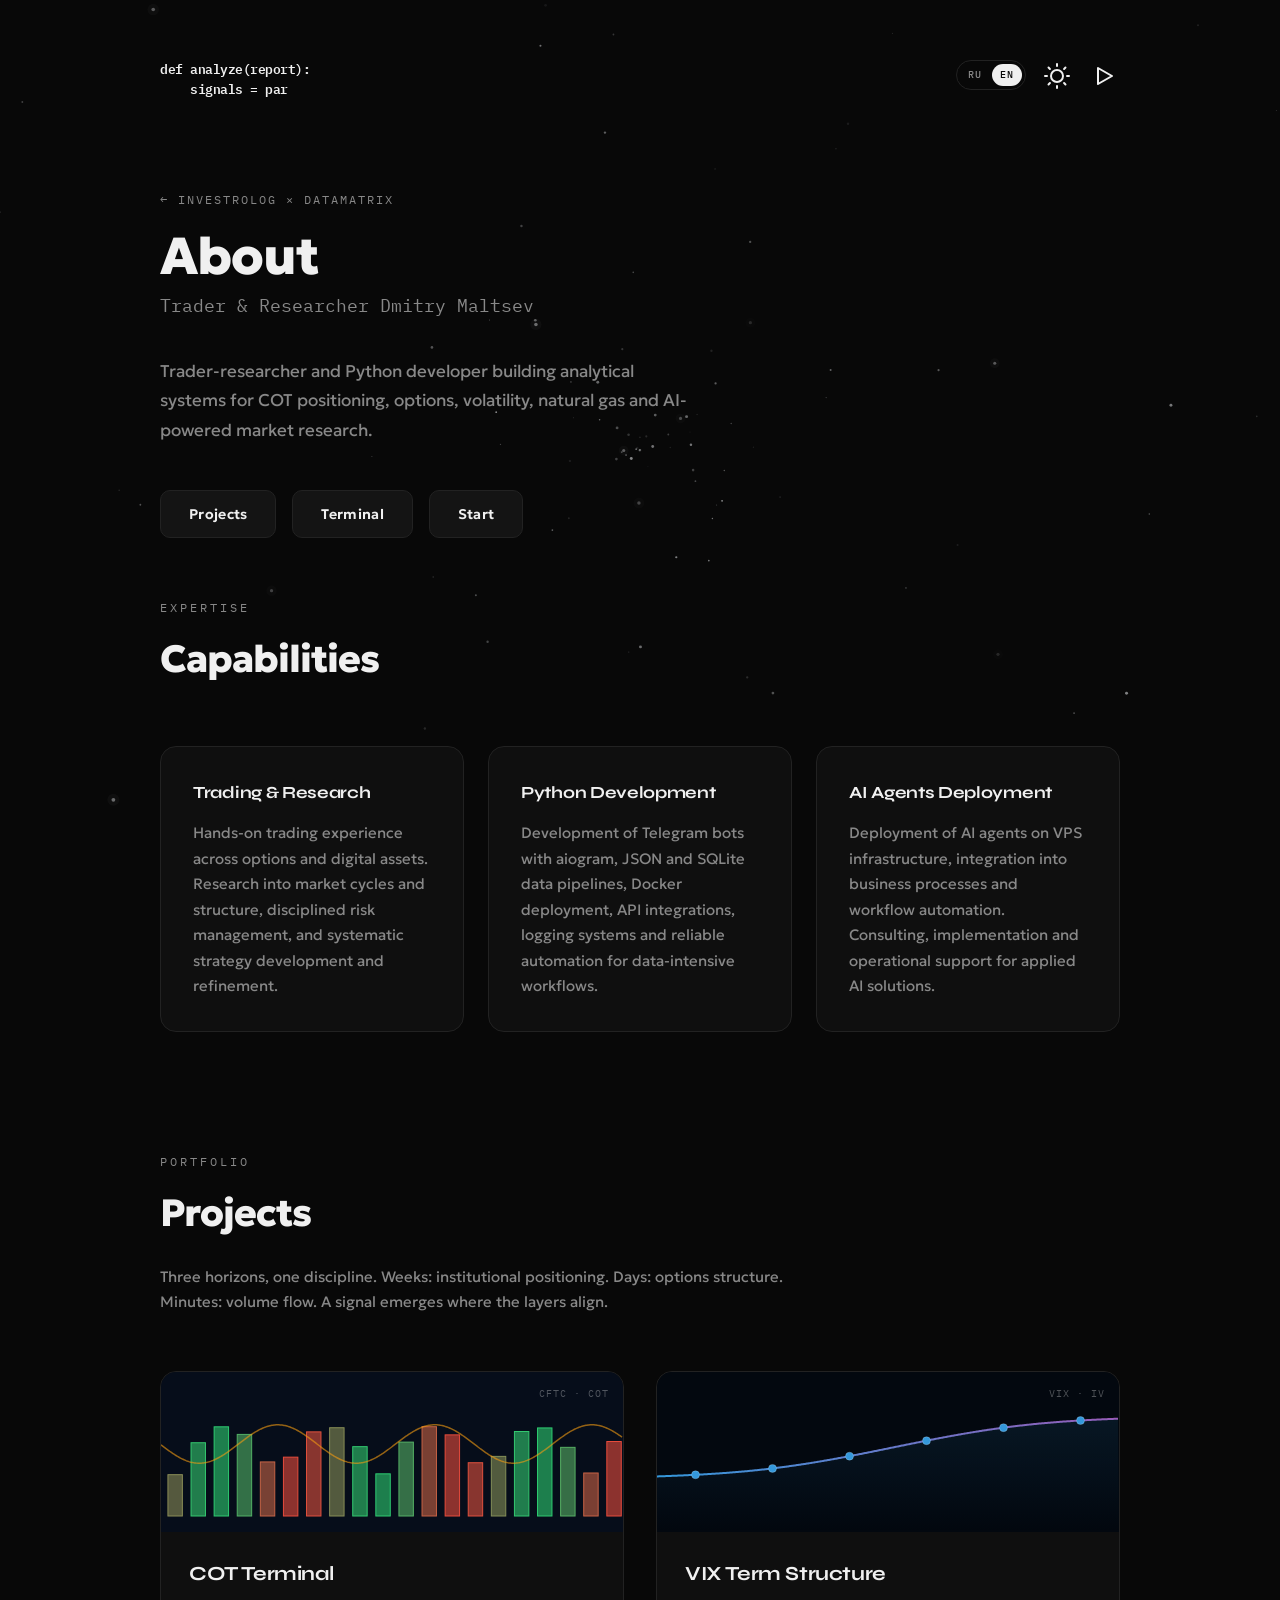
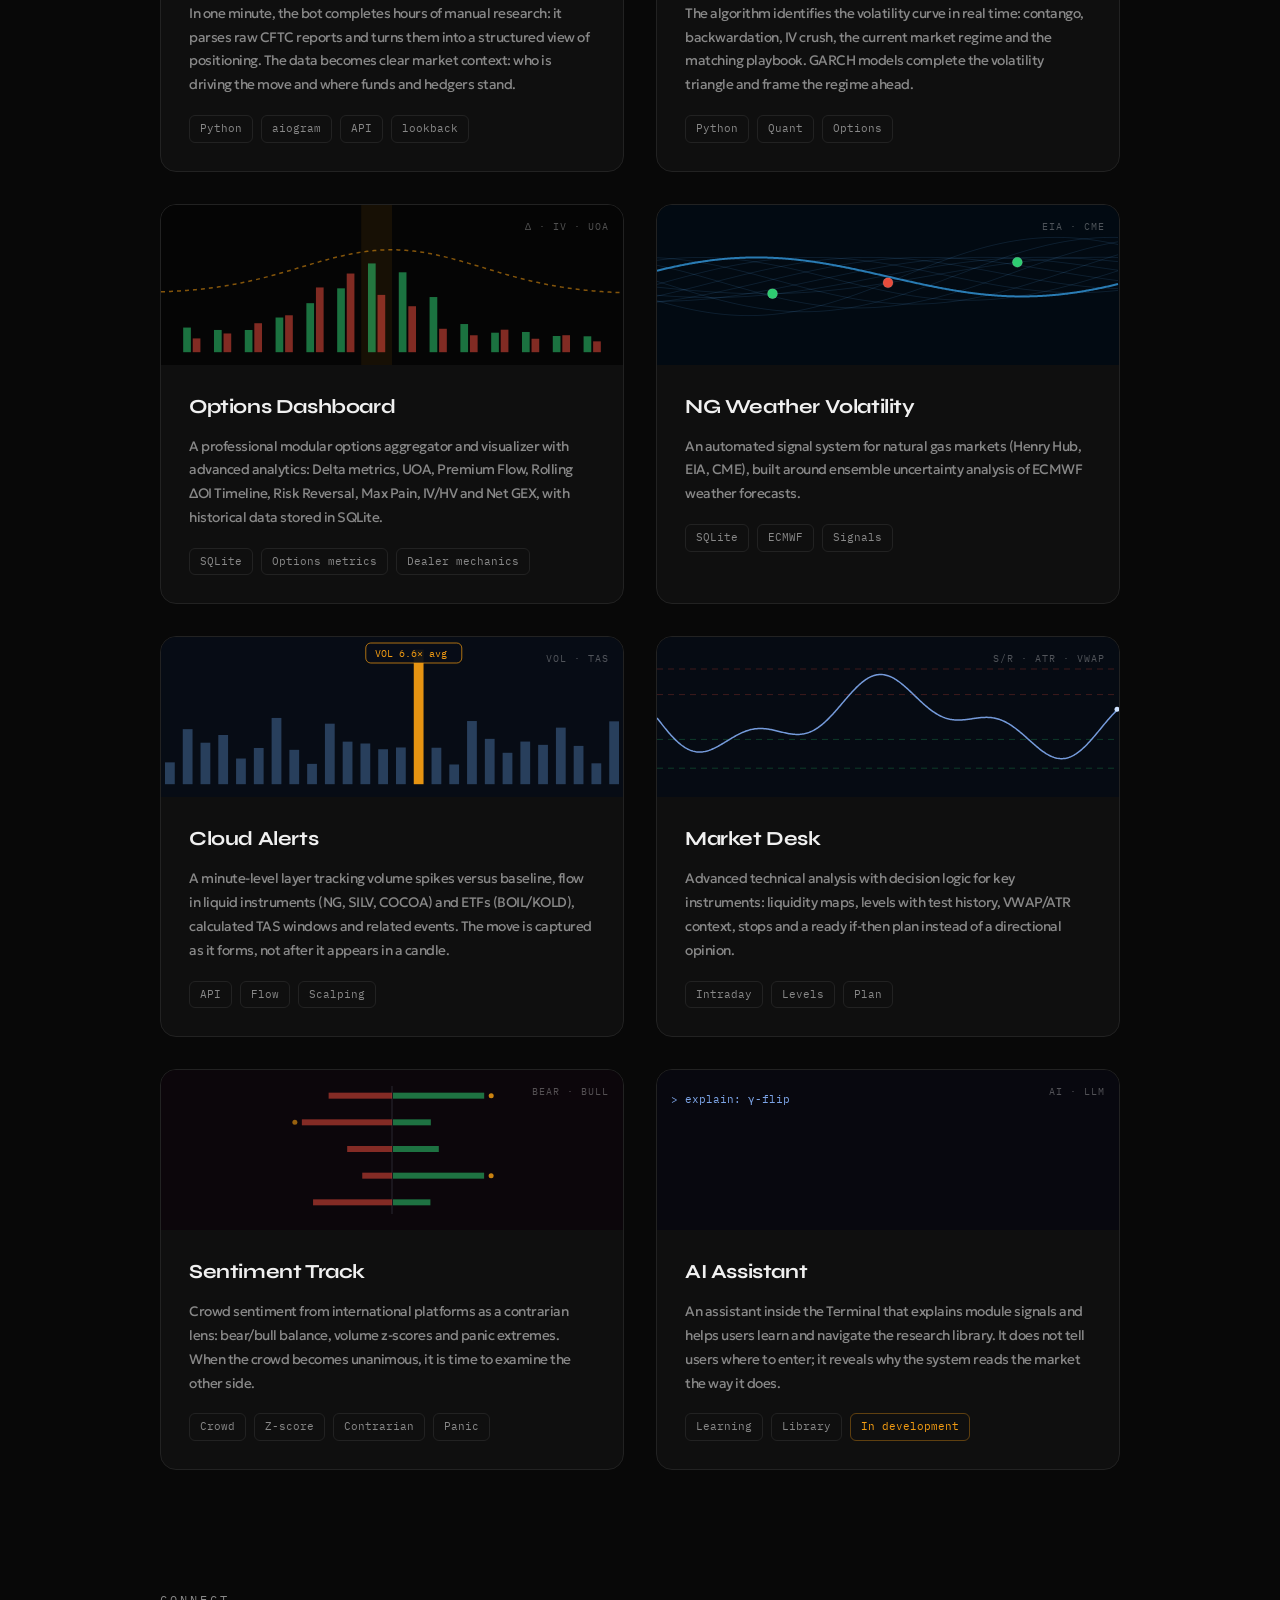
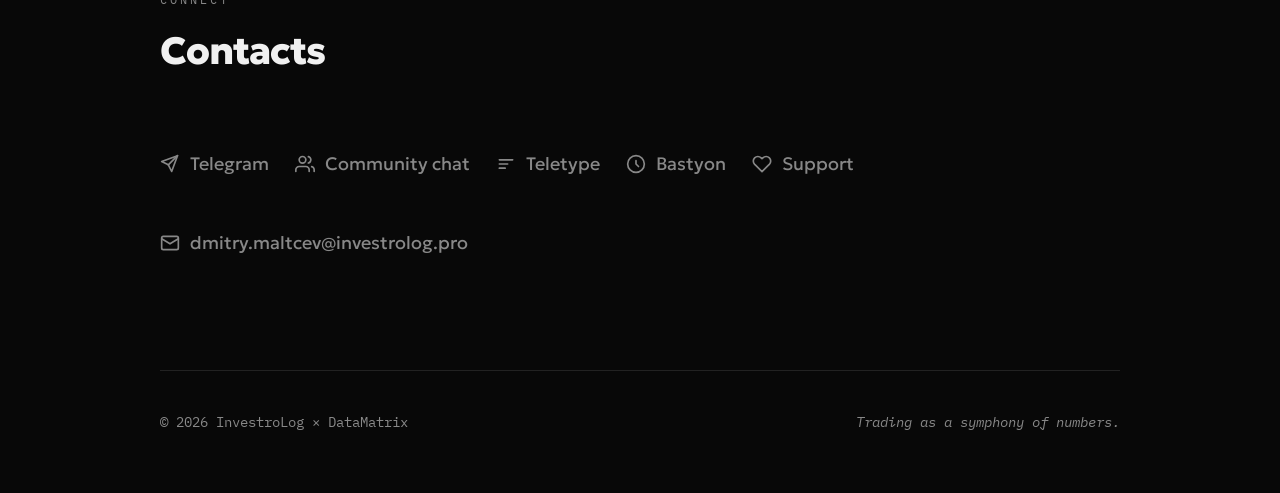
<file: en/about/index.html>
<!DOCTYPE html>

<html data-theme="dark" lang="en">
<head>
<meta charset="utf-8"/>
<meta content="width=device-width, initial-scale=1.0" name="viewport"/>
<meta content="dark light" name="color-scheme"/>
<meta content="#080808" name="theme-color"/>
<title>About — InvestroLog × DataMatrix</title>
<meta content="About InvestroLog × DataMatrix and its author Dmitry Maltsev: capabilities, working modules of the trading system, contacts and custom development." name="description"/>
<link href="https://investrolog.pro/en/about/" rel="canonical"/>
<link href="https://investrolog.pro/about/" hreflang="ru" rel="alternate"/>
<link href="https://investrolog.pro/en/about/" hreflang="en" rel="alternate"/>
<link href="https://investrolog.pro/about/" hreflang="x-default" rel="alternate"/>
<meta content="About — InvestroLog × DataMatrix" property="og:title"/>
<meta content="About InvestroLog × DataMatrix and its author Dmitry Maltsev: capabilities, working modules of the trading system, contacts and custom development." property="og:description"/>
<meta content="website" property="og:type"/>
<meta content="https://investrolog.pro/en/about/" property="og:url"/>
<meta content="en_US" property="og:locale"/>
<meta content="ru_RU" property="og:locale:alternate"/>
<meta content="InvestroLog × DataMatrix" property="og:site_name"/>
<meta content="https://investrolog.pro/og-en.jpg" property="og:image"/>
<meta content="1200" property="og:image:width"/>
<meta content="630" property="og:image:height"/>
<meta content="About — InvestroLog × DataMatrix" property="og:image:alt"/>
<meta content="summary_large_image" name="twitter:card"/>
<meta content="About — InvestroLog × DataMatrix" name="twitter:title"/>
<meta content="About InvestroLog × DataMatrix and its author Dmitry Maltsev: capabilities, working modules of the trading system, contacts and custom development." name="twitter:description"/>
<meta content="https://investrolog.pro/og-en.jpg" name="twitter:image"/>
<script type="application/ld+json">
    {
      "@context": "https://schema.org",
      "@type": "Person",
      "name": "Dmitry Maltsev",
      "alternateName": [
        "Дмитрий Мальцев",
        "InvestroLog",
        "Инвестролог",
        "InvestroLog × DataMatrix"
      ],
      "description": "Dmitry Maltsev is a trader-researcher, Python developer and creator of InvestroLog × DataMatrix.",
      "url": "https://investrolog.pro/en/",
      "sameAs": [
        "https://t.me/investrolog",
        "https://teletype.in/@dm1trymaltsev",
        "https://bastyon.com/dimaltcev"
      ],
      "jobTitle": "Trader-Researcher, Python Developer, AI Automation Specialist",
      "knowsAbout": [
        "Trading",
        "Трейдинг",
        "Options",
        "Опционы",
        "COT Reports",
        "COT-отчёты",
        "VIX Term Structure",
        "Implied Volatility",
        "Волатильность",
        "Natural Gas",
        "Природный газ",
        "Python",
        "AI Agents",
        "AI-автоматизация",
        "Market Research"
      ]
    }
    </script>
<link href="https://fonts.googleapis.com" rel="preconnect"/>
<link crossorigin="" href="https://fonts.gstatic.com" rel="preconnect"/>
<link href="https://fonts.googleapis.com/css2?family=Cormorant+Garamond:wght@700&amp;family=Geologica:wght@400..800&amp;family=IBM+Plex+Mono:wght@400;500;600&amp;family=Syne:wght@400..800&amp;display=swap" rel="stylesheet"/>
<link href="/favicon.ico" rel="icon" sizes="48x48"/>
<link href="/favicon.svg" rel="icon" type="image/svg+xml"/>
<link href="/apple-touch-icon.png" rel="apple-touch-icon"/>
<script>try{if(localStorage.getItem('ms-theme')==='light'){document.documentElement.removeAttribute('data-theme');document.querySelector('meta[name="theme-color"]').setAttribute('content','#ffffff')}}catch(e){}</script>
<link href="/css/styles.css?v=16" rel="stylesheet"/>
<noscript><style>.section,.skill-card,.project-card{opacity:1;transform:none}</style></noscript>
<style>.hero h1{font-family:var(--font-sans);letter-spacing:-1px}.hero-eyebrow a{color:inherit;text-decoration:none}.hero-eyebrow a:hover{color:var(--text-primary)}@media (max-width:380px){.code-text{font-size:12px}.header-controls{gap:6px}}</style>
</head>
<body>
<canvas id="particles-canvas"></canvas>
<div class="container">
<!-- ── HEADER ── -->
<header>
<div class="logo" onclick="triggerCodeAnimation()" role="button" tabindex="0" aria-label="Play code animation" onkeydown="if(event.key==='Enter'||event.key===' '){event.preventDefault();triggerCodeAnimation()}" title="Click me">
<svg class="logo-icon" fill="none" height="28" viewBox="0 0 32 32" width="28" xmlns="http://www.w3.org/2000/svg">
<!-- Candlestick / chart icon -->
<rect fill="none" height="10" rx="1" stroke="currentColor" stroke-width="1.8" width="4" x="4" y="14"></rect>
<line stroke="currentColor" stroke-linecap="round" stroke-width="1.8" x1="6" x2="6" y1="10" y2="14"></line>
<line stroke="currentColor" stroke-linecap="round" stroke-width="1.8" x1="6" x2="6" y1="24" y2="27"></line>
<rect fill="none" height="12" rx="1" stroke="currentColor" stroke-width="1.8" width="4" x="14" y="8"></rect>
<line stroke="currentColor" stroke-linecap="round" stroke-width="1.8" x1="16" x2="16" y1="4" y2="8"></line>
<line stroke="currentColor" stroke-linecap="round" stroke-width="1.8" x1="16" x2="16" y1="20" y2="24"></line>
<rect fill="none" height="9" rx="1" stroke="currentColor" stroke-width="1.8" width="4" x="24" y="11"></rect>
<line stroke="currentColor" stroke-linecap="round" stroke-width="1.8" x1="26" x2="26" y1="7" y2="11"></line>
<line stroke="currentColor" stroke-linecap="round" stroke-width="1.8" x1="26" x2="26" y1="20" y2="23"></line>
</svg>
<pre class="code-text" id="codeText"></pre>
</div>
<div class="header-controls">
<nav aria-label="Site language" class="language-switcher">
<a class="language-link" data-language-link href="/about/" hreflang="ru" lang="ru">RU</a>
<a aria-current="page" class="language-link active" data-language-link href="/en/about/" hreflang="en" lang="en">EN</a>
</nav>
<button class="theme-toggle" onclick="toggleTheme()" title="Toggle theme" aria-label="Toggle theme">
<svg class="theme-icon sun-icon" fill="none" height="22" viewBox="0 0 32 32" width="22" xmlns="http://www.w3.org/2000/svg">
<circle cx="16" cy="16" r="6" stroke="currentColor" stroke-width="2"></circle>
<path d="M16 4V6M16 26V28M28 16H26M6 16H4M24.485 7.515L23.071 8.929M8.929 23.071L7.515 24.485M24.485 24.485L23.071 23.071M8.929 8.929L7.515 7.515" stroke="currentColor" stroke-linecap="round" stroke-width="2"></path>
</svg>
<svg class="theme-icon moon-icon" fill="none" height="22" viewBox="0 0 32 32" width="22" xmlns="http://www.w3.org/2000/svg">
<path d="M28 17.053A11 11 0 1 1 14.947 4 8.5 8.5 0 0 0 28 17.053z" stroke="currentColor" stroke-linecap="round" stroke-linejoin="round" stroke-width="2"></path>
</svg>
</button>
<button class="music-toggle" onclick="toggleMusic()" title="Toggle music" aria-label="Toggle music" aria-pressed="false">
<svg class="music-icon play-icon" fill="none" height="22" viewBox="0 0 32 32" width="22" xmlns="http://www.w3.org/2000/svg">
<path d="M10 8L24 16L10 24V8Z" stroke="currentColor" stroke-linecap="round" stroke-linejoin="round" stroke-width="2"></path>
</svg>
<svg class="music-icon pause-icon" fill="none" height="22" style="display:none;" viewBox="0 0 32 32" width="22" xmlns="http://www.w3.org/2000/svg">
<path d="M12 8V24M20 8V24" stroke="currentColor" stroke-linecap="round" stroke-linejoin="round" stroke-width="2"></path>
</svg>
</button>
</div>
<audio id="backgroundMusic" loop="" preload="none">
<source src="/song.mp3" type="audio/mpeg"/>
</audio>
</header>
<!-- ── HERO ── -->
<section class="hero">
<div class="hero-content">
<p class="hero-eyebrow"><a href="/en/">← InvestroLog × DataMatrix</a></p>
<h1>About</h1>
<p class="subtitle">Trader &amp; Researcher Dmitry Maltsev</p>
<p class="description">
                Trader-researcher and Python developer building analytical systems for COT positioning, options, volatility, natural gas and AI-powered market research.
            </p>
<div class="cta-buttons">
<a class="btn" href="#projects">Projects</a>
<a class="btn" href="https://t.me/DiTradeApp" rel="noopener noreferrer" target="_blank">Terminal</a>
<button class="btn" onclick="openOrderModal()" type="button"><span class="btn-label-full">Start a project</span><span class="btn-label-short">Start</span></button>
</div>
</div>
</section>
<!-- ── SKILLS ── -->
<section class="section" id="skills">
<span class="section-label">Expertise</span>
<h2 class="section-title">Capabilities</h2>
<div class="skills-grid">
<div class="skill-card">
<div class="skill-number">01 /</div>
<h3>Trading &amp; Research</h3>
<p>Hands-on trading experience across options and digital assets. Research into market cycles and structure, disciplined risk management, and systematic strategy development and refinement.</p>
</div>
<div class="skill-card">
<div class="skill-number">02 /</div>
<h3>Python Development</h3>
<p>Development of Telegram bots with aiogram, JSON and SQLite data pipelines, Docker deployment, API integrations, logging systems and reliable automation for data-intensive workflows.</p>
</div>
<div class="skill-card">
<div class="skill-number">03 /</div>
<h3>AI Agents Deployment</h3>
<p>Deployment of AI agents on VPS infrastructure, integration into business processes and workflow automation. Consulting, implementation and operational support for applied AI solutions.</p>
</div>
</div>
</section>
<!-- ── PROJECTS ── -->
<section class="section" id="projects">
<span class="section-label">Portfolio</span>
<h2 class="section-title">Projects</h2>
<p class="section-intro">Three horizons, one discipline. Weeks: institutional positioning. Days: options structure. Minutes: volume flow. A signal emerges where the layers align.</p>
<div class="projects-grid">
<!-- COT Terminal -->
<a aria-label="Open Telegram post: COT Terminal" class="project-card" href="https://t.me/investrolog/1789" rel="noopener noreferrer" target="_blank">
<div class="project-visual visual-cot">
<canvas class="proj-canvas" data-type="cot"></canvas>
<span class="project-visual-label">CFTC · COT</span>
</div>
<div class="project-content">
<div class="project-index">01 /</div>
<h3>COT Terminal</h3>
<p>In one minute, the bot completes hours of manual research: it parses raw CFTC reports and turns them into a structured view of positioning. The data becomes clear market context: who is driving the move and where funds and hedgers stand.</p>
<div class="project-tags">
<span class="tag">Python</span>
<span class="tag">aiogram</span>
<span class="tag">API</span>
<span class="tag">lookback</span>
</div>
</div>
</a>
<!-- VIX Term Structure -->
<a aria-label="Open Telegram post: VIX Term Structure" class="project-card" href="https://t.me/investrolog/1567" rel="noopener noreferrer" target="_blank">
<div class="project-visual visual-vix">
<canvas class="proj-canvas" data-type="vix"></canvas>
<span class="project-visual-label">VIX · IV</span>
</div>
<div class="project-content">
<div class="project-index">02 /</div>
<h3>VIX Term Structure</h3>
<p>The algorithm identifies the volatility curve in real time: contango, backwardation, IV crush, the current market regime and the matching playbook. GARCH models complete the volatility triangle and frame the regime ahead.</p>
<div class="project-tags">
<span class="tag">Python</span>
<span class="tag">Quant</span>
<span class="tag">Options</span>
</div>
</div>
</a>
<!-- Options Aggregator -->
<a aria-label="Open Telegram post: Options Dashboard" class="project-card" href="https://t.me/investrolog/1757" rel="noopener noreferrer" target="_blank">
<div class="project-visual visual-options">
<canvas class="proj-canvas" data-type="options"></canvas>
<span class="project-visual-label">Δ · IV · UOA</span>
</div>
<div class="project-content">
<div class="project-index">03 /</div>
<h3>Options Dashboard</h3>
<p>A professional modular options aggregator and visualizer with advanced analytics: Delta metrics, UOA, Premium Flow, Rolling ΔOI Timeline, Risk Reversal, Max Pain, IV/HV and Net GEX, with historical data stored in SQLite.</p>
<div class="project-tags">
<span class="tag">SQLite</span>
<span class="tag">Options metrics</span>
<span class="tag">Dealer mechanics</span>
</div>
</div>
</a>
<!-- NG Weather -->
<a aria-label="Open Telegram post: NG Weather Volatility" class="project-card" href="https://t.me/investrolog/1422" rel="noopener noreferrer" target="_blank">
<div class="project-visual visual-ng">
<canvas class="proj-canvas" data-type="ng"></canvas>
<span class="project-visual-label">EIA · CME</span>
</div>
<div class="project-content">
<div class="project-index">04 /</div>
<h3>NG Weather Volatility</h3>
<p>An automated signal system for natural gas markets (Henry Hub, EIA, CME), built around ensemble uncertainty analysis of ECMWF weather forecasts.</p>
<div class="project-tags">
<span class="tag">SQLite</span>
<span class="tag">ECMWF</span>
<span class="tag">Signals</span>
</div>
</div>
</a>
<!-- Alerts / Clouds -->
<a aria-label="Open Telegram post: Cloud Alerts" class="project-card" href="https://t.me/investrolog/437" rel="noopener noreferrer" target="_blank">
<div class="project-visual visual-alerts">
<canvas class="proj-canvas" data-type="alerts"></canvas>
<span class="project-visual-label">VOL · TAS</span>
</div>
<div class="project-content">
<div class="project-index">05 /</div>
<h3>Cloud Alerts</h3>
<p>A minute-level layer tracking volume spikes versus baseline, flow in liquid instruments (NG, SILV, COCOA) and ETFs (BOIL/KOLD), calculated TAS windows and related events. The move is captured as it forms, not after it appears in a candle.</p>
<div class="project-tags">
<span class="tag">API</span>
<span class="tag">Flow</span>
<span class="tag">Scalping</span>
</div>
</div>
</a>
<!-- Market Desk -->
<a aria-label="Open Telegram post: Market Desk" class="project-card" href="https://t.me/investrolog/1412" rel="noopener noreferrer" target="_blank">
<div class="project-visual visual-desk">
<canvas class="proj-canvas" data-type="desk"></canvas>
<span class="project-visual-label">S/R · ATR · VWAP</span>
</div>
<div class="project-content">
<div class="project-index">06 /</div>
<h3>Market Desk</h3>
<p>Advanced technical analysis with decision logic for key instruments: liquidity maps, levels with test history, VWAP/ATR context, stops and a ready if-then plan instead of a directional opinion.</p>
<div class="project-tags">
<span class="tag">Intraday</span>
<span class="tag">Levels</span>
<span class="tag">Plan</span>
</div>
</div>
</a>
<!-- Sentiment Track -->
<a aria-label="Open Telegram post: Sentiment Track" class="project-card" href="https://t.me/investrolog/1494" rel="noopener noreferrer" target="_blank">
<div class="project-visual visual-sentiment">
<canvas class="proj-canvas" data-type="sentiment"></canvas>
<span class="project-visual-label">BEAR · BULL</span>
</div>
<div class="project-content">
<div class="project-index">07 /</div>
<h3>Sentiment Track</h3>
<p>Crowd sentiment from international platforms as a contrarian lens: bear/bull balance, volume z-scores and panic extremes. When the crowd becomes unanimous, it is time to examine the other side.</p>
<div class="project-tags">
<span class="tag">Crowd</span>
<span class="tag">Z-score</span>
<span class="tag">Contrarian</span>
<span class="tag">Panic</span>
</div>
</div>
</a>
<!-- AI Assistant -->
<a aria-label="Open Telegram post: AI Assistant" class="project-card" href="https://t.me/investrolog/1756" rel="noopener noreferrer" target="_blank">
<div class="project-visual visual-ai">
<canvas class="proj-canvas" data-type="ai"></canvas>
<span class="project-visual-label">AI · LLM</span>
</div>
<div class="project-content">
<div class="project-index">08 /</div>
<h3>AI Assistant</h3>
<p>An assistant inside the Terminal that explains module signals and helps users learn and navigate the research library. It does not tell users where to enter; it reveals why the system reads the market the way it does.</p>
<div class="project-tags">
<span class="tag">Learning</span>
<span class="tag">Library</span>
<span class="tag tag-dev">In development</span>
</div>
</div>
</a>
</div>
</section>
<!-- ── CONTACT ── -->
<section class="section" id="contact">
<span class="section-label">Connect</span>
<h2 class="section-title">Contacts</h2>
<div class="contact-info">
<a class="contact-item" href="https://t.me/investrolog" rel="noopener noreferrer" target="_blank">
<svg fill="none" height="20" viewBox="0 0 24 24" width="20" xmlns="http://www.w3.org/2000/svg">
<path d="M21 2L14 21L10 13L2 9L21 2Z" stroke="currentColor" stroke-linecap="round" stroke-linejoin="round" stroke-width="2"></path>
<path d="M10 13L21 2" stroke="currentColor" stroke-linecap="round" stroke-linejoin="round" stroke-width="2"></path>
</svg>
<span>Telegram</span>
</a>
<a class="contact-item" href="https://t.me/+B1HexV7AX1Q1ZDRi" rel="noopener noreferrer" target="_blank">
<svg fill="none" height="20" viewBox="0 0 24 24" width="20" xmlns="http://www.w3.org/2000/svg">
<path d="M17 21V19C17 17.9391 16.5786 16.9217 15.8284 16.1716C15.0783 15.4214 14.0609 15 13 15H5C3.93913 15 2.92172 15.4214 2.17157 16.1716C1.42143 16.9217 1 17.9391 1 19V21" stroke="currentColor" stroke-linecap="round" stroke-linejoin="round" stroke-width="2"></path>
<circle cx="9" cy="7" r="4" stroke="currentColor" stroke-linecap="round" stroke-linejoin="round" stroke-width="2"></circle>
<path d="M23 21V19C22.9993 18.1137 22.7044 17.2528 22.1614 16.5523C21.6184 15.8519 20.8581 15.3516 20 15.13" stroke="currentColor" stroke-linecap="round" stroke-linejoin="round" stroke-width="2"></path>
<path d="M16 3.13C16.8604 3.35031 17.623 3.85071 18.1676 4.55232C18.7122 5.25392 19.0078 6.11683 19.0078 7.005C19.0078 7.89317 18.7122 8.75608 18.1676 9.45768C17.623 10.1593 16.8604 10.6597 16 10.88" stroke="currentColor" stroke-linecap="round" stroke-linejoin="round" stroke-width="2"></path>
</svg>
<span>Community chat</span>
</a>
<a class="contact-item" href="https://teletype.in/@dm1trymaltsev" rel="noopener noreferrer" target="_blank">
<svg fill="none" height="20" viewBox="0 0 24 24" width="20" xmlns="http://www.w3.org/2000/svg">
<path d="M4 7h16M4 12h10M4 17h7" stroke="currentColor" stroke-linecap="round" stroke-linejoin="round" stroke-width="2"></path>
</svg>
<span>Teletype</span>
</a>
<a class="contact-item" href="https://bastyon.com/dimaltcev" rel="noopener noreferrer" target="_blank">
<svg fill="none" height="20" viewBox="0 0 24 24" width="20" xmlns="http://www.w3.org/2000/svg">
<circle cx="12" cy="12" r="10" stroke="currentColor" stroke-width="2"></circle>
<path d="M12 8v4l3 3" stroke="currentColor" stroke-linecap="round" stroke-linejoin="round" stroke-width="2"></path>
</svg>
<span>Bastyon</span>
</a>
<a class="contact-item" href="https://pay.cloudtips.ru/p/1f99d686" rel="noopener noreferrer" target="_blank">
<svg fill="none" height="20" viewBox="0 0 24 24" width="20" xmlns="http://www.w3.org/2000/svg">
<path d="M20.84 4.61a5.5 5.5 0 0 0-7.78 0L12 5.67l-1.06-1.06a5.5 5.5 0 0 0-7.78 7.78l1.06 1.06L12 21.23l7.78-7.78 1.06-1.06a5.5 5.5 0 0 0 0-7.78z" stroke="currentColor" stroke-linecap="round" stroke-linejoin="round" stroke-width="2"></path>
</svg>
<span>Support</span>
</a>
<a class="contact-item" href="mailto:dmitry.maltcev@investrolog.pro">
<svg fill="none" height="20" viewBox="0 0 24 24" width="20" xmlns="http://www.w3.org/2000/svg">
<rect height="16" rx="2" stroke="currentColor" stroke-width="2" width="20" x="2" y="4"></rect>
<path d="M22 7L12 13L2 7" stroke="currentColor" stroke-linecap="round" stroke-width="2"></path>
</svg>
<span>dmitry.maltcev@investrolog.pro</span>
</a>
</div>
</section>
<footer>
<span>© 2026 InvestroLog × DataMatrix</span>
<span class="footer-tagline">Trading as a symphony of numbers.</span>
</footer>
</div><!-- /container -->
<button aria-label="Back to top" class="to-top" id="toTop" type="button">
<svg fill="none" height="18" viewBox="0 0 24 24" width="18" xmlns="http://www.w3.org/2000/svg">
<path d="M12 19V5M5 12l7-7 7 7" stroke="currentColor" stroke-linecap="round" stroke-linejoin="round" stroke-width="1.8"></path>
</svg>
</button>
<!-- Order modal -->
<div aria-hidden="true" class="order-overlay" id="orderOverlay">
<div aria-labelledby="orderTitle" aria-modal="true" class="order-modal" role="dialog">
<button aria-label="Close" class="order-close" onclick="closeOrderModal()" type="button">
<svg fill="none" height="14" viewBox="0 0 24 24" width="14" xmlns="http://www.w3.org/2000/svg">
<path d="M18 6L6 18M6 6l12 12" stroke="currentColor" stroke-linecap="round" stroke-width="2.5"></path>
</svg>
</button>
<h3 class="order-title" id="orderTitle">Start a project</h3>
<p class="order-sub">Describe your project and I will contact you on Telegram.</p>
<form id="orderForm" novalidate>
<label class="order-label" for="orderName">Project name</label>
<input class="order-input" id="orderName" maxlength="120" placeholder="For example, a Telegram bot for an online store" type="text"/>
<label class="order-label" for="orderTask">Project brief</label>
<textarea class="order-input order-textarea" id="orderTask" maxlength="2000" placeholder="What needs to be built"></textarea>
<label class="order-label" for="orderContact">Contact (Telegram)</label>
<input class="order-input" id="orderContact" maxlength="64" placeholder="@username" type="text"/>
<p class="order-error" id="orderError" role="alert"></p>
<button class="order-submit" type="submit">Send inquiry</button>
</form>
</div>
</div>
<script defer src="/js/main.js?v=13"></script>
<!-- Cloudflare Web Analytics --><script type='module' src='https://static.cloudflareinsights.com/beacon.min.js' data-cf-beacon='{"token": "ad4d6c88ae444d5f838b5c51fad0477c"}'></script><!-- End Cloudflare Web Analytics -->
</body>
</html>
</file>
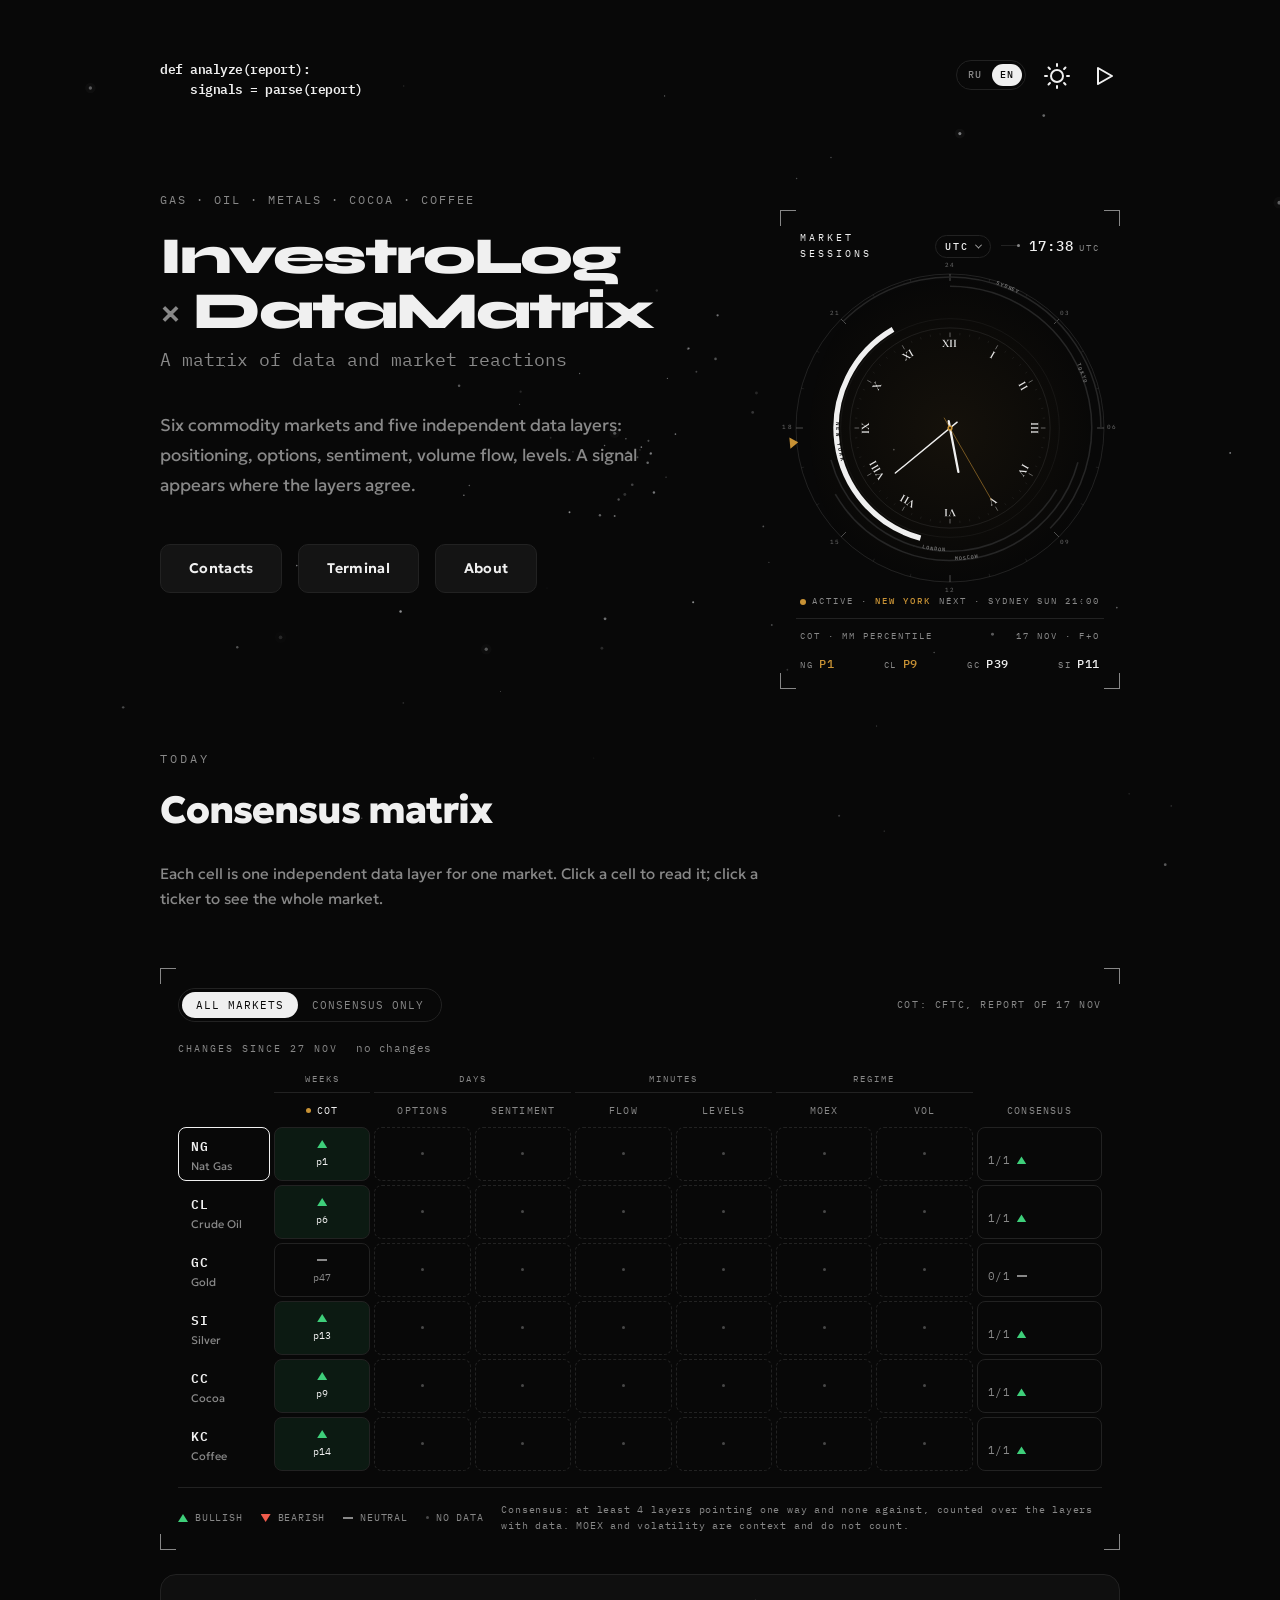
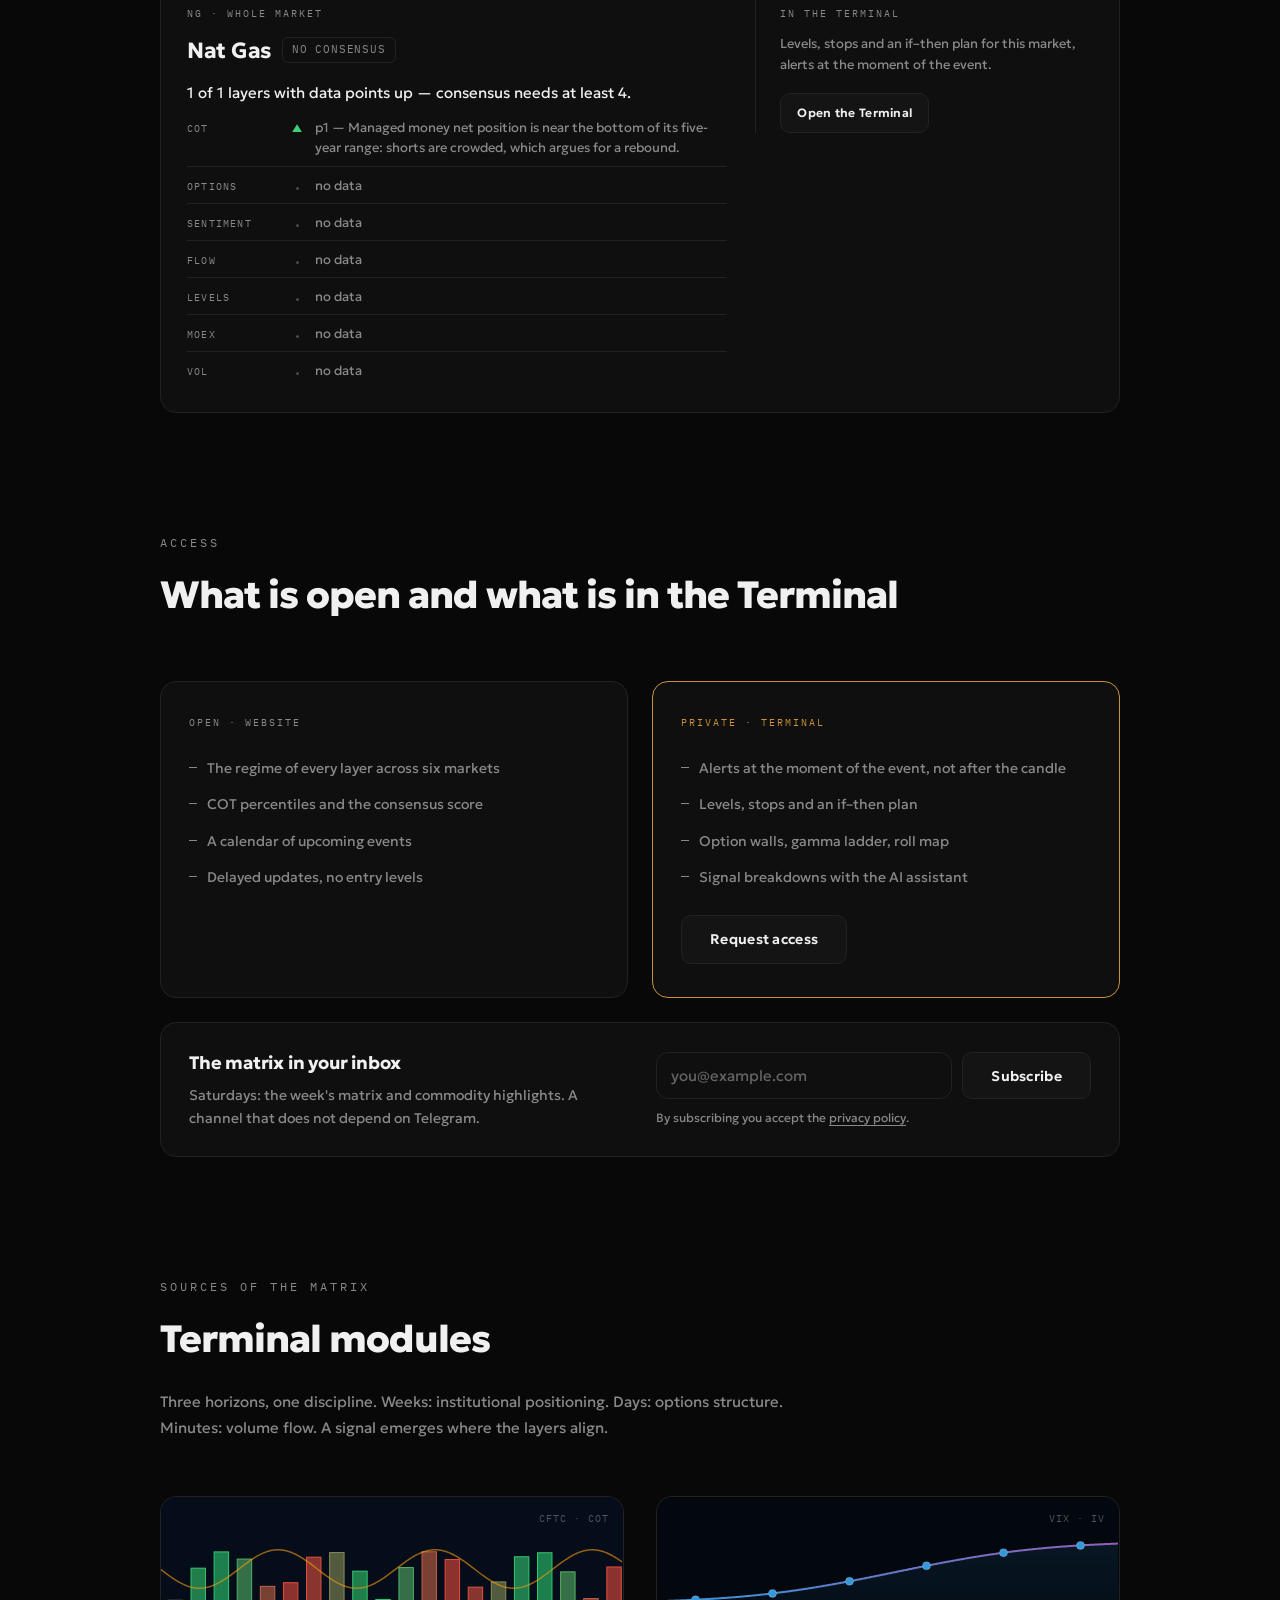
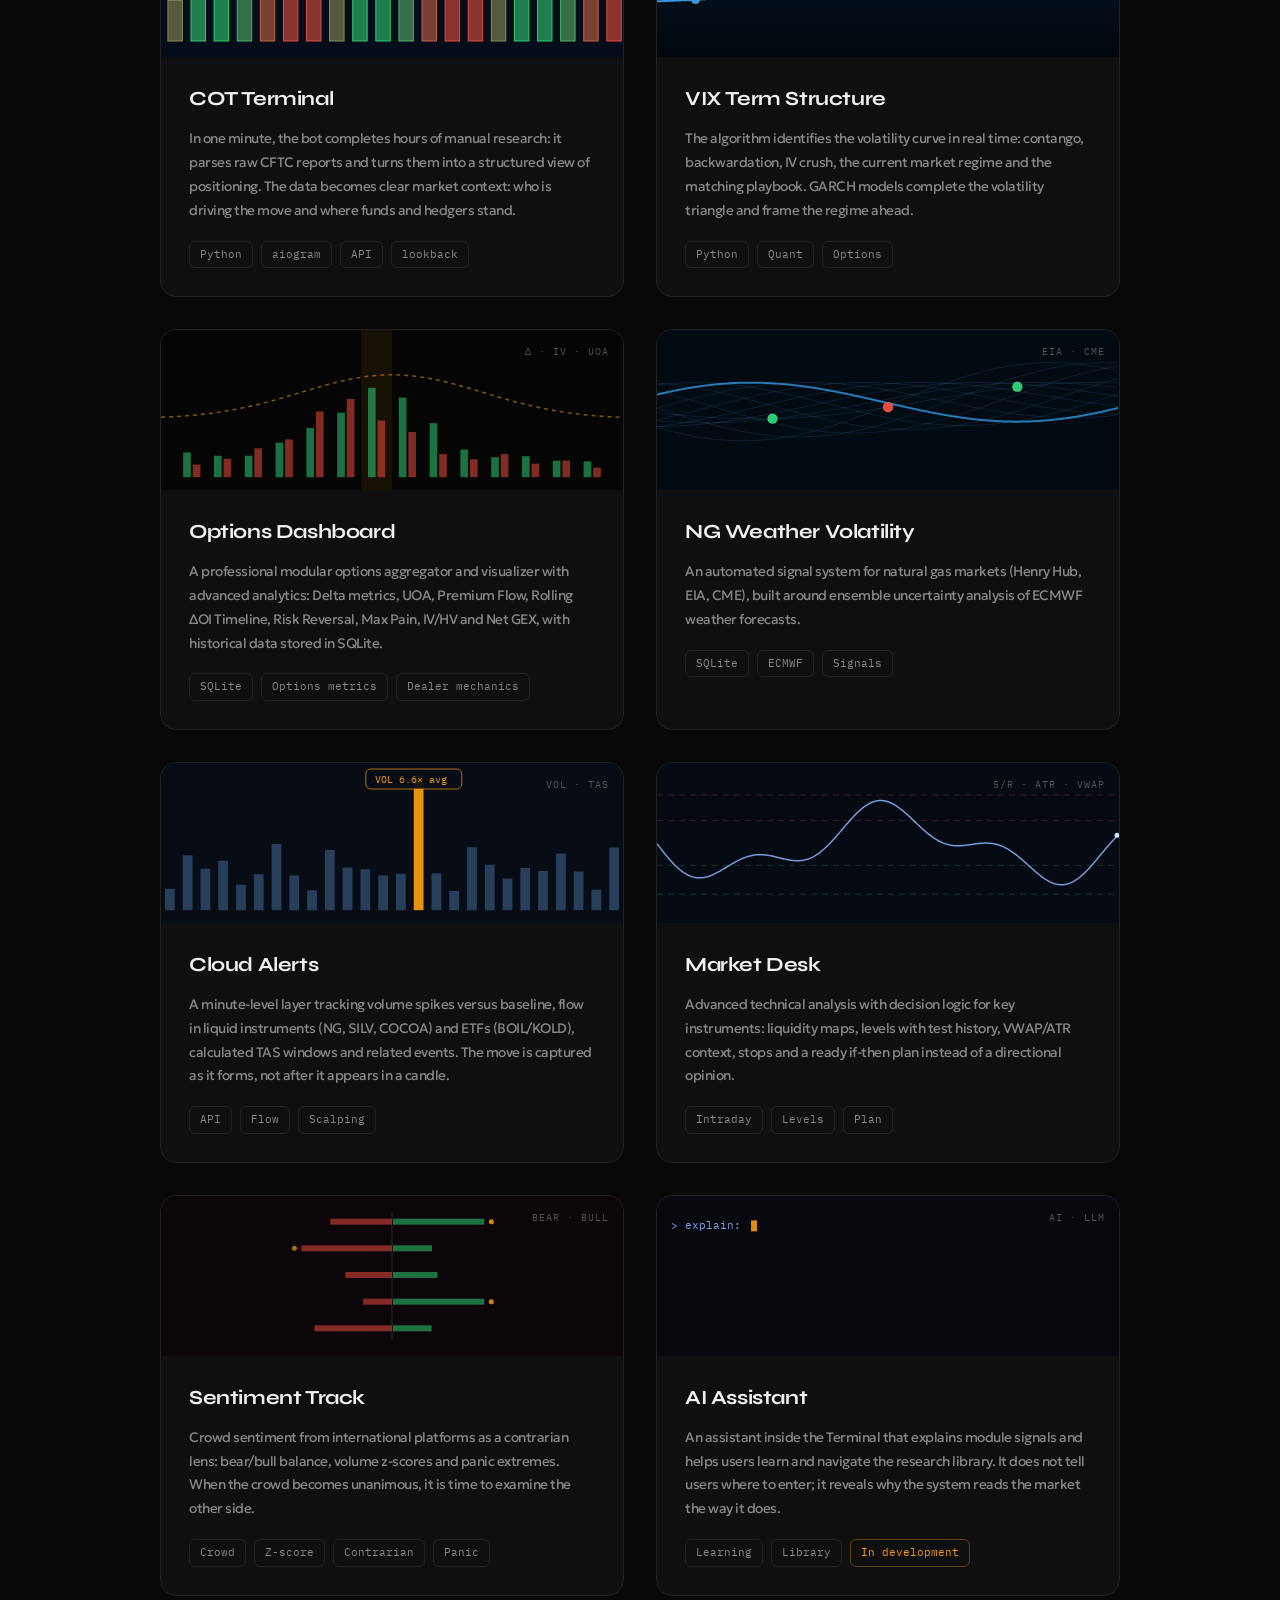
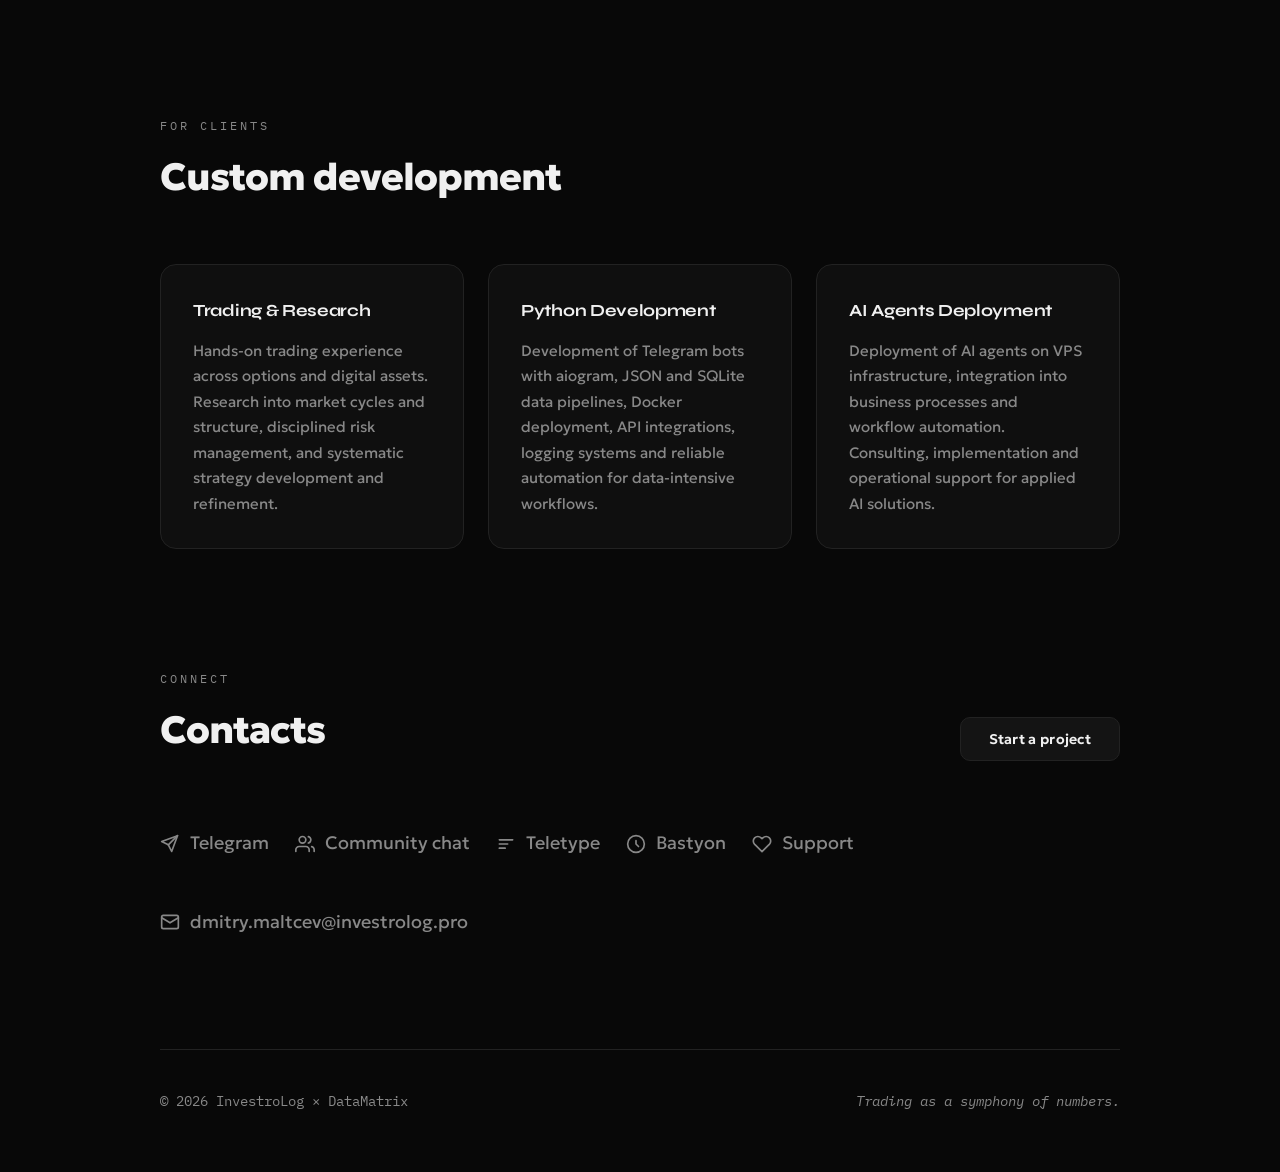
<file: next/en/index.html>
<!DOCTYPE html>

<html data-theme="dark" lang="en">
<head>
<meta charset="utf-8"/>
<meta content="width=device-width, initial-scale=1.0" name="viewport"/>
<meta content="dark light" name="color-scheme"/>
<meta content="#080808" name="theme-color"/>
<title>Home page prototype — InvestroLog × DataMatrix</title>
<meta content="noindex, nofollow" name="robots"/>
<link href="https://fonts.googleapis.com" rel="preconnect"/>
<link crossorigin="" href="https://fonts.gstatic.com" rel="preconnect"/>
<link href="https://fonts.googleapis.com/css2?family=Cormorant+Garamond:wght@700&amp;family=Geologica:wght@400..800&amp;family=IBM+Plex+Mono:wght@400;500;600&amp;family=Syne:wght@400..800&amp;display=swap" rel="stylesheet"/>
<link href="/favicon.ico" rel="icon" sizes="48x48"/>
<link href="/favicon.svg" rel="icon" type="image/svg+xml"/>
<link href="/apple-touch-icon.png" rel="apple-touch-icon"/>
<script>try{if(localStorage.getItem('ms-theme')==='light'){document.documentElement.removeAttribute('data-theme');document.querySelector('meta[name="theme-color"]').setAttribute('content','#ffffff')}}catch(e){}</script>
<link href="/css/styles.css?v=16" rel="stylesheet"/>
<link href="/next/matrix.css" rel="stylesheet"/>
<noscript><style>.section,.skill-card,.project-card{opacity:1;transform:none}.cmx-status{display:none}</style></noscript>
</head>
<body>
<canvas id="particles-canvas"></canvas>
<div class="container">
<!-- ── HEADER ── -->
<header>
<div class="logo" onclick="triggerCodeAnimation()" role="button" tabindex="0" aria-label="Play code animation" onkeydown="if(event.key==='Enter'||event.key===' '){event.preventDefault();triggerCodeAnimation()}" title="Click me">
<svg class="logo-icon" fill="none" height="28" viewBox="0 0 32 32" width="28" xmlns="http://www.w3.org/2000/svg">
<!-- Candlestick / chart icon -->
<rect fill="none" height="10" rx="1" stroke="currentColor" stroke-width="1.8" width="4" x="4" y="14"></rect>
<line stroke="currentColor" stroke-linecap="round" stroke-width="1.8" x1="6" x2="6" y1="10" y2="14"></line>
<line stroke="currentColor" stroke-linecap="round" stroke-width="1.8" x1="6" x2="6" y1="24" y2="27"></line>
<rect fill="none" height="12" rx="1" stroke="currentColor" stroke-width="1.8" width="4" x="14" y="8"></rect>
<line stroke="currentColor" stroke-linecap="round" stroke-width="1.8" x1="16" x2="16" y1="4" y2="8"></line>
<line stroke="currentColor" stroke-linecap="round" stroke-width="1.8" x1="16" x2="16" y1="20" y2="24"></line>
<rect fill="none" height="9" rx="1" stroke="currentColor" stroke-width="1.8" width="4" x="24" y="11"></rect>
<line stroke="currentColor" stroke-linecap="round" stroke-width="1.8" x1="26" x2="26" y1="7" y2="11"></line>
<line stroke="currentColor" stroke-linecap="round" stroke-width="1.8" x1="26" x2="26" y1="20" y2="23"></line>
</svg>
<pre class="code-text" id="codeText"></pre>
</div>
<div class="header-controls">
<nav aria-label="Site language" class="language-switcher">
<a class="language-link" data-language-link href="/next/" hreflang="ru" lang="ru">RU</a>
<a aria-current="page" class="language-link active" data-language-link href="/next/en/" hreflang="en" lang="en">EN</a>
</nav>
<button class="theme-toggle" onclick="toggleTheme()" title="Toggle theme" aria-label="Toggle theme">
<svg class="theme-icon sun-icon" fill="none" height="22" viewBox="0 0 32 32" width="22" xmlns="http://www.w3.org/2000/svg">
<circle cx="16" cy="16" r="6" stroke="currentColor" stroke-width="2"></circle>
<path d="M16 4V6M16 26V28M28 16H26M6 16H4M24.485 7.515L23.071 8.929M8.929 23.071L7.515 24.485M24.485 24.485L23.071 23.071M8.929 8.929L7.515 7.515" stroke="currentColor" stroke-linecap="round" stroke-width="2"></path>
</svg>
<svg class="theme-icon moon-icon" fill="none" height="22" viewBox="0 0 32 32" width="22" xmlns="http://www.w3.org/2000/svg">
<path d="M28 17.053A11 11 0 1 1 14.947 4 8.5 8.5 0 0 0 28 17.053z" stroke="currentColor" stroke-linecap="round" stroke-linejoin="round" stroke-width="2"></path>
</svg>
</button>
<button class="music-toggle" onclick="toggleMusic()" title="Toggle music" aria-label="Toggle music" aria-pressed="false">
<svg class="music-icon play-icon" fill="none" height="22" viewBox="0 0 32 32" width="22" xmlns="http://www.w3.org/2000/svg">
<path d="M10 8L24 16L10 24V8Z" stroke="currentColor" stroke-linecap="round" stroke-linejoin="round" stroke-width="2"></path>
</svg>
<svg class="music-icon pause-icon" fill="none" height="22" style="display:none;" viewBox="0 0 32 32" width="22" xmlns="http://www.w3.org/2000/svg">
<path d="M12 8V24M20 8V24" stroke="currentColor" stroke-linecap="round" stroke-linejoin="round" stroke-width="2"></path>
</svg>
</button>
</div>
<audio id="backgroundMusic" loop="" preload="none">
<source src="/song.mp3" type="audio/mpeg"/>
</audio>
</header>
<!-- ── HERO ── -->
<section class="hero">
<div class="hero-content">
<p class="hero-eyebrow">Gas · Oil · Metals · Cocoa · Coffee</p>
<h1>InvestroLog<br/><span class="cross">×</span> DataMatrix</h1>
<p class="subtitle">A matrix of data and market reactions</p>
<p class="description">
                Six commodity markets and five independent data layers: positioning, options, sentiment, volume flow, levels. A signal appears where the layers agree.
            </p>
<div class="cta-buttons">
<a class="btn" href="#contact">Contacts</a>
<a class="btn" href="#access">Terminal</a>
<a class="btn" href="/en/about/">About</a>
</div>
</div>
<div class="hero-widget">
<div class="ms-widget" id="msWidget">
<span class="ms-bracket tl"></span>
<span class="ms-bracket tr"></span>
<span class="ms-bracket bl"></span>
<span class="ms-bracket br"></span>
<div class="ms-head">
<div class="ms-head-left">
<span class="ms-title">Market Sessions</span>
<button aria-expanded="false" aria-haspopup="listbox" class="ms-tz" id="msTzBtn" type="button">
<span id="msTzLabel">MSK</span><span class="ms-chev"></span>
</button>
<div class="ms-tz-pop" id="msTzPop" role="listbox"></div>
</div>
<div class="ms-head-right">
<span class="ms-rule"></span>
<span class="ms-time"><span id="msTimeDigits">--:--</span><span class="ms-suffix" id="msTimeSuffix">UTC+3</span></span>
</div>
</div>
<div class="ms-dial">
<svg aria-hidden="true" id="msDial" viewBox="0 0 400 400"></svg>
</div>
<div class="ms-foot">
<span><span class="ms-pulse" id="msPulse"></span><span id="msActiveLine">— · OFF HOURS</span></span>
<span id="msNextLine"></span>
</div>
<!-- COT_DATA_START: generated by scripts/update_cot.py -->
<div class="ms-cot">
<div class="ms-cot-head">
<span>COT · MM percentile</span>
<span class="ms-cot-date" data-report-date="2026-11-17">17 NOV · F+O</span>
</div>
<div class="ms-cot-row">
<span class="ms-cot-item"><span class="ms-cot-sym">NG</span><span class="ms-cot-val" data-p="1">p1</span></span>
<span class="ms-cot-item"><span class="ms-cot-sym">CL</span><span class="ms-cot-val" data-p="9">p9</span></span>
<span class="ms-cot-item"><span class="ms-cot-sym">GC</span><span class="ms-cot-val" data-p="39">p39</span></span>
<span class="ms-cot-item"><span class="ms-cot-sym">SI</span><span class="ms-cot-val" data-p="11">p11</span></span>
</div>
</div>
<!-- COT_DATA_END -->
</div>
</div>
</section>
<!-- ── MATRIX ── -->
<section class="section" id="matrix">
<span class="section-label">Today</span>
<h2 class="section-title">Consensus matrix</h2>
<p class="section-intro">Each cell is one independent data layer for one market. Click a cell to read it; click a ticker to see the whole market.</p>
<div class="cmx-wrap">
<span class="cmx-bracket tl"></span>
<span class="cmx-bracket tr"></span>
<span class="cmx-bracket bl"></span>
<span class="cmx-bracket br"></span>
<div class="cmx-toolbar">
<div aria-label="Market filter" class="cmx-filter" role="group">
<button aria-pressed="true" class="cmx-filter-btn" data-filter="all" type="button">All markets</button>
<button aria-pressed="false" class="cmx-filter-btn" data-filter="aligned" type="button">Consensus only</button>
</div>
<div class="cmx-meta">
<span class="cmx-demo" hidden id="cmxDemo">Demo data</span>
<span id="cmxStamp"></span>
</div>
</div>
<div aria-label="Consensus matrix" class="cmx" id="cmx" role="group"></div>
<p class="cmx-status" id="cmxStatus" role="status">Loading the market snapshot…</p>
<noscript><p class="cmx-empty">The matrix is built in the browser — please enable JavaScript.</p></noscript>
<div class="cmx-legend">
<span class="cmx-legend-item" data-s="bull"><span class="cmx-glyph"></span>bullish</span>
<span class="cmx-legend-item" data-s="bear"><span class="cmx-glyph"></span>bearish</span>
<span class="cmx-legend-item" data-s="flat"><span class="cmx-glyph"></span>neutral</span>
<span class="cmx-legend-item" data-s="na"><span class="cmx-glyph"></span>no data</span>
<span class="cmx-legend-rule">Consensus: at least 4 layers pointing one way and none against, counted over the layers with data. MOEX and volatility are context and do not count.</span>
</div>
</div>
<div aria-live="polite" class="cmx-detail" hidden id="cmxDetail"></div>
<div class="cmx-events" hidden id="cmxEvents">
<span class="cmx-events-title">Next on the calendar</span>
<ul class="cmx-events-list" id="cmxEventsList"></ul>
</div>
</section>
<!-- ── ACCESS ── -->
<section class="section" id="access">
<span class="section-label">Access</span>
<h2 class="section-title">What is open and what is in the Terminal</h2>
<div class="access-grid">
<div class="access-col">
<span class="access-tag">Open · website</span>
<ul class="access-list">
<li>The regime of every layer across six markets</li>
<li>COT percentiles and the consensus score</li>
<li>A calendar of upcoming events</li>
<li>Delayed updates, no entry levels</li>
</ul>
</div>
<div class="access-col access-col-closed">
<span class="access-tag">Private · Terminal</span>
<ul class="access-list">
<li>Alerts at the moment of the event, not after the candle</li>
<li>Levels, stops and an if–then plan</li>
<li>Option walls, gamma ladder, roll map</li>
<li>Signal breakdowns with the AI assistant</li>
</ul>
<a class="btn" href="https://t.me/m/VsPr09vbNDIy" rel="noopener noreferrer" target="_blank">Request access</a>
</div>
</div>
<form class="subscribe" id="subscribe" novalidate>
<div class="subscribe-copy">
<h3>The matrix in your inbox</h3>
<p>Saturdays: the week's matrix and commodity highlights. A channel that does not depend on Telegram.</p>
</div>
<div class="subscribe-side">
<div class="subscribe-row">
<label class="subscribe-label" for="subscribeEmail">Email</label>
<input autocomplete="email" class="order-input subscribe-input" id="subscribeEmail" inputmode="email" maxlength="254" placeholder="you@example.com" type="email"/>
<button class="btn" type="submit">Subscribe</button>
</div>
<input aria-hidden="true" autocomplete="off" class="subscribe-trap" name="website" tabindex="-1" type="text"/>
<p class="subscribe-consent">By subscribing you accept the <a href="/next/en/privacy/">privacy policy</a>.</p>
<p class="subscribe-status" id="subscribeStatus" role="status"></p>
</div>
</form>
</section>
<!-- ── PROJECTS ── -->
<section class="section" id="projects">
<span class="section-label">Sources of the matrix</span>
<h2 class="section-title">Terminal modules</h2>
<p class="section-intro">Three horizons, one discipline. Weeks: institutional positioning. Days: options structure. Minutes: volume flow. A signal emerges where the layers align.</p>
<div class="projects-grid">
<!-- COT Terminal -->
<a aria-label="Open Telegram post: COT Terminal" class="project-card" href="https://t.me/investrolog/1789" rel="noopener noreferrer" target="_blank">
<div class="project-visual visual-cot">
<canvas class="proj-canvas" data-type="cot"></canvas>
<span class="project-visual-label">CFTC · COT</span>
</div>
<div class="project-content">
<div class="project-index">01 /</div>
<h3>COT Terminal</h3>
<p>In one minute, the bot completes hours of manual research: it parses raw CFTC reports and turns them into a structured view of positioning. The data becomes clear market context: who is driving the move and where funds and hedgers stand.</p>
<div class="project-tags">
<span class="tag">Python</span>
<span class="tag">aiogram</span>
<span class="tag">API</span>
<span class="tag">lookback</span>
</div>
</div>
</a>
<!-- VIX Term Structure -->
<a aria-label="Open Telegram post: VIX Term Structure" class="project-card" href="https://t.me/investrolog/1567" rel="noopener noreferrer" target="_blank">
<div class="project-visual visual-vix">
<canvas class="proj-canvas" data-type="vix"></canvas>
<span class="project-visual-label">VIX · IV</span>
</div>
<div class="project-content">
<div class="project-index">02 /</div>
<h3>VIX Term Structure</h3>
<p>The algorithm identifies the volatility curve in real time: contango, backwardation, IV crush, the current market regime and the matching playbook. GARCH models complete the volatility triangle and frame the regime ahead.</p>
<div class="project-tags">
<span class="tag">Python</span>
<span class="tag">Quant</span>
<span class="tag">Options</span>
</div>
</div>
</a>
<!-- Options Aggregator -->
<a aria-label="Open Telegram post: Options Dashboard" class="project-card" href="https://t.me/investrolog/1757" rel="noopener noreferrer" target="_blank">
<div class="project-visual visual-options">
<canvas class="proj-canvas" data-type="options"></canvas>
<span class="project-visual-label">Δ · IV · UOA</span>
</div>
<div class="project-content">
<div class="project-index">03 /</div>
<h3>Options Dashboard</h3>
<p>A professional modular options aggregator and visualizer with advanced analytics: Delta metrics, UOA, Premium Flow, Rolling ΔOI Timeline, Risk Reversal, Max Pain, IV/HV and Net GEX, with historical data stored in SQLite.</p>
<div class="project-tags">
<span class="tag">SQLite</span>
<span class="tag">Options metrics</span>
<span class="tag">Dealer mechanics</span>
</div>
</div>
</a>
<!-- NG Weather -->
<a aria-label="Open Telegram post: NG Weather Volatility" class="project-card" href="https://t.me/investrolog/1422" rel="noopener noreferrer" target="_blank">
<div class="project-visual visual-ng">
<canvas class="proj-canvas" data-type="ng"></canvas>
<span class="project-visual-label">EIA · CME</span>
</div>
<div class="project-content">
<div class="project-index">04 /</div>
<h3>NG Weather Volatility</h3>
<p>An automated signal system for natural gas markets (Henry Hub, EIA, CME), built around ensemble uncertainty analysis of ECMWF weather forecasts.</p>
<div class="project-tags">
<span class="tag">SQLite</span>
<span class="tag">ECMWF</span>
<span class="tag">Signals</span>
</div>
</div>
</a>
<!-- Alerts / Clouds -->
<a aria-label="Open Telegram post: Cloud Alerts" class="project-card" href="https://t.me/investrolog/437" rel="noopener noreferrer" target="_blank">
<div class="project-visual visual-alerts">
<canvas class="proj-canvas" data-type="alerts"></canvas>
<span class="project-visual-label">VOL · TAS</span>
</div>
<div class="project-content">
<div class="project-index">05 /</div>
<h3>Cloud Alerts</h3>
<p>A minute-level layer tracking volume spikes versus baseline, flow in liquid instruments (NG, SILV, COCOA) and ETFs (BOIL/KOLD), calculated TAS windows and related events. The move is captured as it forms, not after it appears in a candle.</p>
<div class="project-tags">
<span class="tag">API</span>
<span class="tag">Flow</span>
<span class="tag">Scalping</span>
</div>
</div>
</a>
<!-- Market Desk -->
<a aria-label="Open Telegram post: Market Desk" class="project-card" href="https://t.me/investrolog/1412" rel="noopener noreferrer" target="_blank">
<div class="project-visual visual-desk">
<canvas class="proj-canvas" data-type="desk"></canvas>
<span class="project-visual-label">S/R · ATR · VWAP</span>
</div>
<div class="project-content">
<div class="project-index">06 /</div>
<h3>Market Desk</h3>
<p>Advanced technical analysis with decision logic for key instruments: liquidity maps, levels with test history, VWAP/ATR context, stops and a ready if-then plan instead of a directional opinion.</p>
<div class="project-tags">
<span class="tag">Intraday</span>
<span class="tag">Levels</span>
<span class="tag">Plan</span>
</div>
</div>
</a>
<!-- Sentiment Track -->
<a aria-label="Open Telegram post: Sentiment Track" class="project-card" href="https://t.me/investrolog/1494" rel="noopener noreferrer" target="_blank">
<div class="project-visual visual-sentiment">
<canvas class="proj-canvas" data-type="sentiment"></canvas>
<span class="project-visual-label">BEAR · BULL</span>
</div>
<div class="project-content">
<div class="project-index">07 /</div>
<h3>Sentiment Track</h3>
<p>Crowd sentiment from international platforms as a contrarian lens: bear/bull balance, volume z-scores and panic extremes. When the crowd becomes unanimous, it is time to examine the other side.</p>
<div class="project-tags">
<span class="tag">Crowd</span>
<span class="tag">Z-score</span>
<span class="tag">Contrarian</span>
<span class="tag">Panic</span>
</div>
</div>
</a>
<!-- AI Assistant -->
<a aria-label="Open Telegram post: AI Assistant" class="project-card" href="https://t.me/investrolog/1756" rel="noopener noreferrer" target="_blank">
<div class="project-visual visual-ai">
<canvas class="proj-canvas" data-type="ai"></canvas>
<span class="project-visual-label">AI · LLM</span>
</div>
<div class="project-content">
<div class="project-index">08 /</div>
<h3>AI Assistant</h3>
<p>An assistant inside the Terminal that explains module signals and helps users learn and navigate the research library. It does not tell users where to enter; it reveals why the system reads the market the way it does.</p>
<div class="project-tags">
<span class="tag">Learning</span>
<span class="tag">Library</span>
<span class="tag tag-dev">In development</span>
</div>
</div>
</a>
</div>
</section>
<!-- ── SKILLS ── -->
<section class="section" id="dev">
<span class="section-label">For clients</span>
<h2 class="section-title">Custom development</h2>
<div class="skills-grid">
<div class="skill-card">
<div class="skill-number">01 /</div>
<h3>Trading &amp; Research</h3>
<p>Hands-on trading experience across options and digital assets. Research into market cycles and structure, disciplined risk management, and systematic strategy development and refinement.</p>
</div>
<div class="skill-card">
<div class="skill-number">02 /</div>
<h3>Python Development</h3>
<p>Development of Telegram bots with aiogram, JSON and SQLite data pipelines, Docker deployment, API integrations, logging systems and reliable automation for data-intensive workflows.</p>
</div>
<div class="skill-card">
<div class="skill-number">03 /</div>
<h3>AI Agents Deployment</h3>
<p>Deployment of AI agents on VPS infrastructure, integration into business processes and workflow automation. Consulting, implementation and operational support for applied AI solutions.</p>
</div>
</div>
</section>
<!-- ── CONTACT ── -->
<section class="section" id="contact">
<div class="section-head">
<div>
<span class="section-label">Connect</span>
<h2 class="section-title">Contacts</h2>
</div>
<button class="btn" onclick="openOrderModal()" type="button">Start a project</button>
</div>
<div class="contact-info">
<a class="contact-item" href="https://t.me/investrolog" rel="noopener noreferrer" target="_blank">
<svg fill="none" height="20" viewBox="0 0 24 24" width="20" xmlns="http://www.w3.org/2000/svg">
<path d="M21 2L14 21L10 13L2 9L21 2Z" stroke="currentColor" stroke-linecap="round" stroke-linejoin="round" stroke-width="2"></path>
<path d="M10 13L21 2" stroke="currentColor" stroke-linecap="round" stroke-linejoin="round" stroke-width="2"></path>
</svg>
<span>Telegram</span>
</a>
<a class="contact-item" href="https://t.me/+B1HexV7AX1Q1ZDRi" rel="noopener noreferrer" target="_blank">
<svg fill="none" height="20" viewBox="0 0 24 24" width="20" xmlns="http://www.w3.org/2000/svg">
<path d="M17 21V19C17 17.9391 16.5786 16.9217 15.8284 16.1716C15.0783 15.4214 14.0609 15 13 15H5C3.93913 15 2.92172 15.4214 2.17157 16.1716C1.42143 16.9217 1 17.9391 1 19V21" stroke="currentColor" stroke-linecap="round" stroke-linejoin="round" stroke-width="2"></path>
<circle cx="9" cy="7" r="4" stroke="currentColor" stroke-linecap="round" stroke-linejoin="round" stroke-width="2"></circle>
<path d="M23 21V19C22.9993 18.1137 22.7044 17.2528 22.1614 16.5523C21.6184 15.8519 20.8581 15.3516 20 15.13" stroke="currentColor" stroke-linecap="round" stroke-linejoin="round" stroke-width="2"></path>
<path d="M16 3.13C16.8604 3.35031 17.623 3.85071 18.1676 4.55232C18.7122 5.25392 19.0078 6.11683 19.0078 7.005C19.0078 7.89317 18.7122 8.75608 18.1676 9.45768C17.623 10.1593 16.8604 10.6597 16 10.88" stroke="currentColor" stroke-linecap="round" stroke-linejoin="round" stroke-width="2"></path>
</svg>
<span>Community chat</span>
</a>
<a class="contact-item" href="https://teletype.in/@dm1trymaltsev" rel="noopener noreferrer" target="_blank">
<svg fill="none" height="20" viewBox="0 0 24 24" width="20" xmlns="http://www.w3.org/2000/svg">
<path d="M4 7h16M4 12h10M4 17h7" stroke="currentColor" stroke-linecap="round" stroke-linejoin="round" stroke-width="2"></path>
</svg>
<span>Teletype</span>
</a>
<a class="contact-item" href="https://bastyon.com/dimaltcev" rel="noopener noreferrer" target="_blank">
<svg fill="none" height="20" viewBox="0 0 24 24" width="20" xmlns="http://www.w3.org/2000/svg">
<circle cx="12" cy="12" r="10" stroke="currentColor" stroke-width="2"></circle>
<path d="M12 8v4l3 3" stroke="currentColor" stroke-linecap="round" stroke-linejoin="round" stroke-width="2"></path>
</svg>
<span>Bastyon</span>
</a>
<a class="contact-item" href="https://pay.cloudtips.ru/p/1f99d686" rel="noopener noreferrer" target="_blank">
<svg fill="none" height="20" viewBox="0 0 24 24" width="20" xmlns="http://www.w3.org/2000/svg">
<path d="M20.84 4.61a5.5 5.5 0 0 0-7.78 0L12 5.67l-1.06-1.06a5.5 5.5 0 0 0-7.78 7.78l1.06 1.06L12 21.23l7.78-7.78 1.06-1.06a5.5 5.5 0 0 0 0-7.78z" stroke="currentColor" stroke-linecap="round" stroke-linejoin="round" stroke-width="2"></path>
</svg>
<span>Support</span>
</a>
<a class="contact-item" href="mailto:dmitry.maltcev@investrolog.pro">
<svg fill="none" height="20" viewBox="0 0 24 24" width="20" xmlns="http://www.w3.org/2000/svg">
<rect height="16" rx="2" stroke="currentColor" stroke-width="2" width="20" x="2" y="4"></rect>
<path d="M22 7L12 13L2 7" stroke="currentColor" stroke-linecap="round" stroke-width="2"></path>
</svg>
<span>dmitry.maltcev@investrolog.pro</span>
</a>
</div>
</section>
<footer>
<span>© 2026 InvestroLog × DataMatrix</span>
<span class="footer-tagline">Trading as a symphony of numbers.</span>
</footer>
</div><!-- /container -->
<button aria-label="Back to top" class="to-top" id="toTop" type="button">
<svg fill="none" height="18" viewBox="0 0 24 24" width="18" xmlns="http://www.w3.org/2000/svg">
<path d="M12 19V5M5 12l7-7 7 7" stroke="currentColor" stroke-linecap="round" stroke-linejoin="round" stroke-width="1.8"></path>
</svg>
</button>
<!-- Order modal -->
<div aria-hidden="true" class="order-overlay" id="orderOverlay">
<div aria-labelledby="orderTitle" aria-modal="true" class="order-modal" role="dialog">
<button aria-label="Close" class="order-close" onclick="closeOrderModal()" type="button">
<svg fill="none" height="14" viewBox="0 0 24 24" width="14" xmlns="http://www.w3.org/2000/svg">
<path d="M18 6L6 18M6 6l12 12" stroke="currentColor" stroke-linecap="round" stroke-width="2.5"></path>
</svg>
</button>
<h3 class="order-title" id="orderTitle">Start a project</h3>
<p class="order-sub">Describe your project and I will contact you on Telegram.</p>
<form id="orderForm" novalidate>
<label class="order-label" for="orderName">Project name</label>
<input class="order-input" id="orderName" maxlength="120" placeholder="For example, a Telegram bot for an online store" type="text"/>
<label class="order-label" for="orderTask">Project brief</label>
<textarea class="order-input order-textarea" id="orderTask" maxlength="2000" placeholder="What needs to be built"></textarea>
<label class="order-label" for="orderContact">Contact (Telegram)</label>
<input class="order-input" id="orderContact" maxlength="64" placeholder="@username" type="text"/>
<p class="order-error" id="orderError" role="alert"></p>
<button class="order-submit" type="submit">Send inquiry</button>
</form>
</div>
</div>
<script defer src="/js/main.js?v=13"></script>
<script defer src="/next/matrix.js"></script>

</body>
</html>
</file>
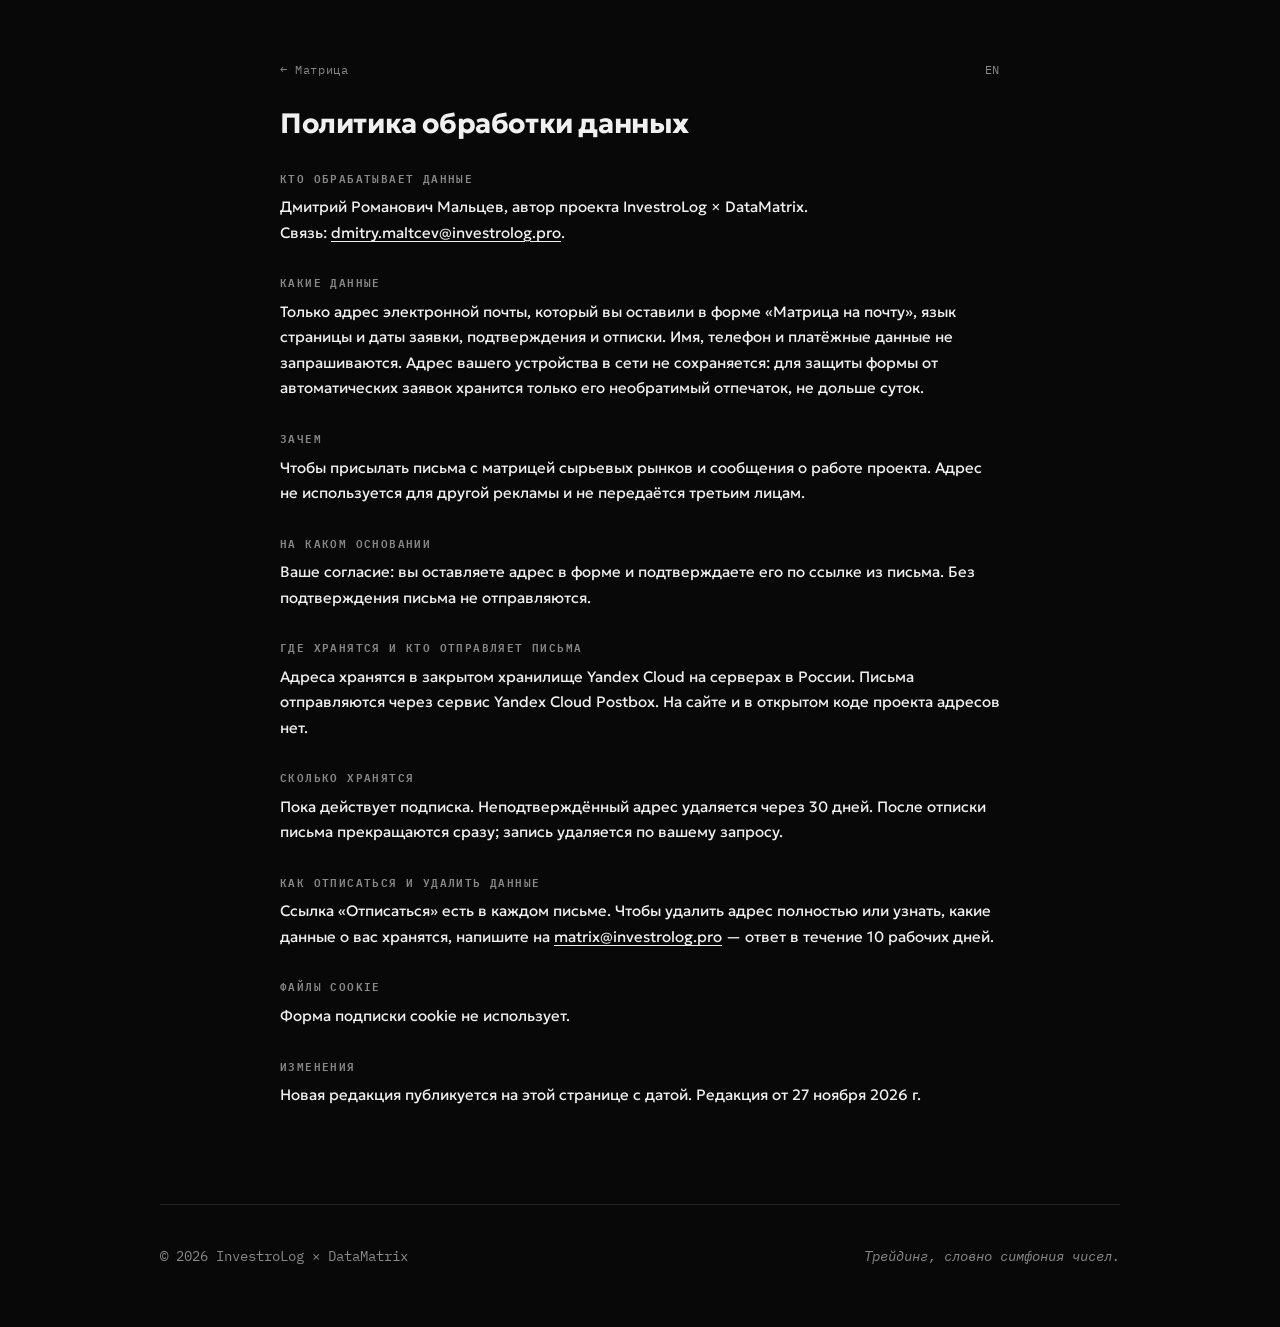
<file: next/privacy/index.html>
<!DOCTYPE html>

<html data-theme="dark" lang="ru">
<head>
<meta charset="utf-8"/>
<meta content="width=device-width, initial-scale=1.0" name="viewport"/>
<meta content="dark light" name="color-scheme"/>
<meta content="#080808" name="theme-color"/>
<title>Политика обработки данных — InvestroLog × DataMatrix</title>
<meta content="noindex, nofollow" name="robots"/>
<link href="https://fonts.googleapis.com" rel="preconnect"/>
<link crossorigin="" href="https://fonts.gstatic.com" rel="preconnect"/>
<link href="https://fonts.googleapis.com/css2?family=Cormorant+Garamond:wght@700&amp;family=Geologica:wght@400..800&amp;family=IBM+Plex+Mono:wght@400;500;600&amp;family=Syne:wght@400..800&amp;display=swap" rel="stylesheet"/>
<link href="/favicon.ico" rel="icon" sizes="48x48"/>
<link href="/favicon.svg" rel="icon" type="image/svg+xml"/>
<link href="/apple-touch-icon.png" rel="apple-touch-icon"/>
<script>try{if(localStorage.getItem('ms-theme')==='light'){document.documentElement.removeAttribute('data-theme');document.querySelector('meta[name="theme-color"]').setAttribute('content','#ffffff')}}catch(e){}</script>
<link href="/css/styles.css?v=16" rel="stylesheet"/>
<link href="/next/matrix.css" rel="stylesheet"/>
</head>
<body>
<div class="container">
<main class="policy">
<nav class="policy-nav">
<a href="/next/">← Матрица</a>
<a href="/next/en/privacy/" hreflang="en" lang="en">EN</a>
</nav>
<h1>Политика обработки данных</h1>
<h2>Кто обрабатывает данные</h2>
<p>Дмитрий Романович Мальцев, автор проекта InvestroLog × DataMatrix.<br/>Связь: <a href="mailto:dmitry.maltcev@investrolog.pro">dmitry.maltcev@investrolog.pro</a>.</p>
<h2>Какие данные</h2>
<p>Только адрес электронной почты, который вы оставили в форме «Матрица на почту», язык страницы и даты заявки, подтверждения и отписки. Имя, телефон и платёжные данные не запрашиваются. Адрес вашего устройства в сети не сохраняется: для защиты формы от автоматических заявок хранится только его необратимый отпечаток, не дольше суток.</p>
<h2>Зачем</h2>
<p>Чтобы присылать письма с матрицей сырьевых рынков и сообщения о работе проекта. Адрес не используется для другой рекламы и не передаётся третьим лицам.</p>
<h2>На каком основании</h2>
<p>Ваше согласие: вы оставляете адрес в форме и подтверждаете его по ссылке из письма. Без подтверждения письма не отправляются.</p>
<h2>Где хранятся и кто отправляет письма</h2>
<p>Адреса хранятся в закрытом хранилище Yandex Cloud на серверах в России. Письма отправляются через сервис Yandex Cloud Postbox. На сайте и в открытом коде проекта адресов нет.</p>
<h2>Сколько хранятся</h2>
<p>Пока действует подписка. Неподтверждённый адрес удаляется через 30 дней. После отписки письма прекращаются сразу; запись удаляется по вашему запросу.</p>
<h2>Как отписаться и удалить данные</h2>
<p>Ссылка «Отписаться» есть в каждом письме. Чтобы удалить адрес полностью или узнать, какие данные о вас хранятся, напишите на <a href="mailto:matrix@investrolog.pro">matrix@investrolog.pro</a> — ответ в течение 10 рабочих дней.</p>
<h2>Файлы cookie</h2>
<p>Форма подписки cookie не использует.</p>
<h2>Изменения</h2>
<p>Новая редакция публикуется на этой странице с датой. Редакция от 27 ноября 2026 г.</p>
</main>
<footer>
<span>© 2026 InvestroLog × DataMatrix</span>
<span class="footer-tagline">Трейдинг, словно симфония чисел.</span>
</footer>
</div>
</body>
</html>
</file>
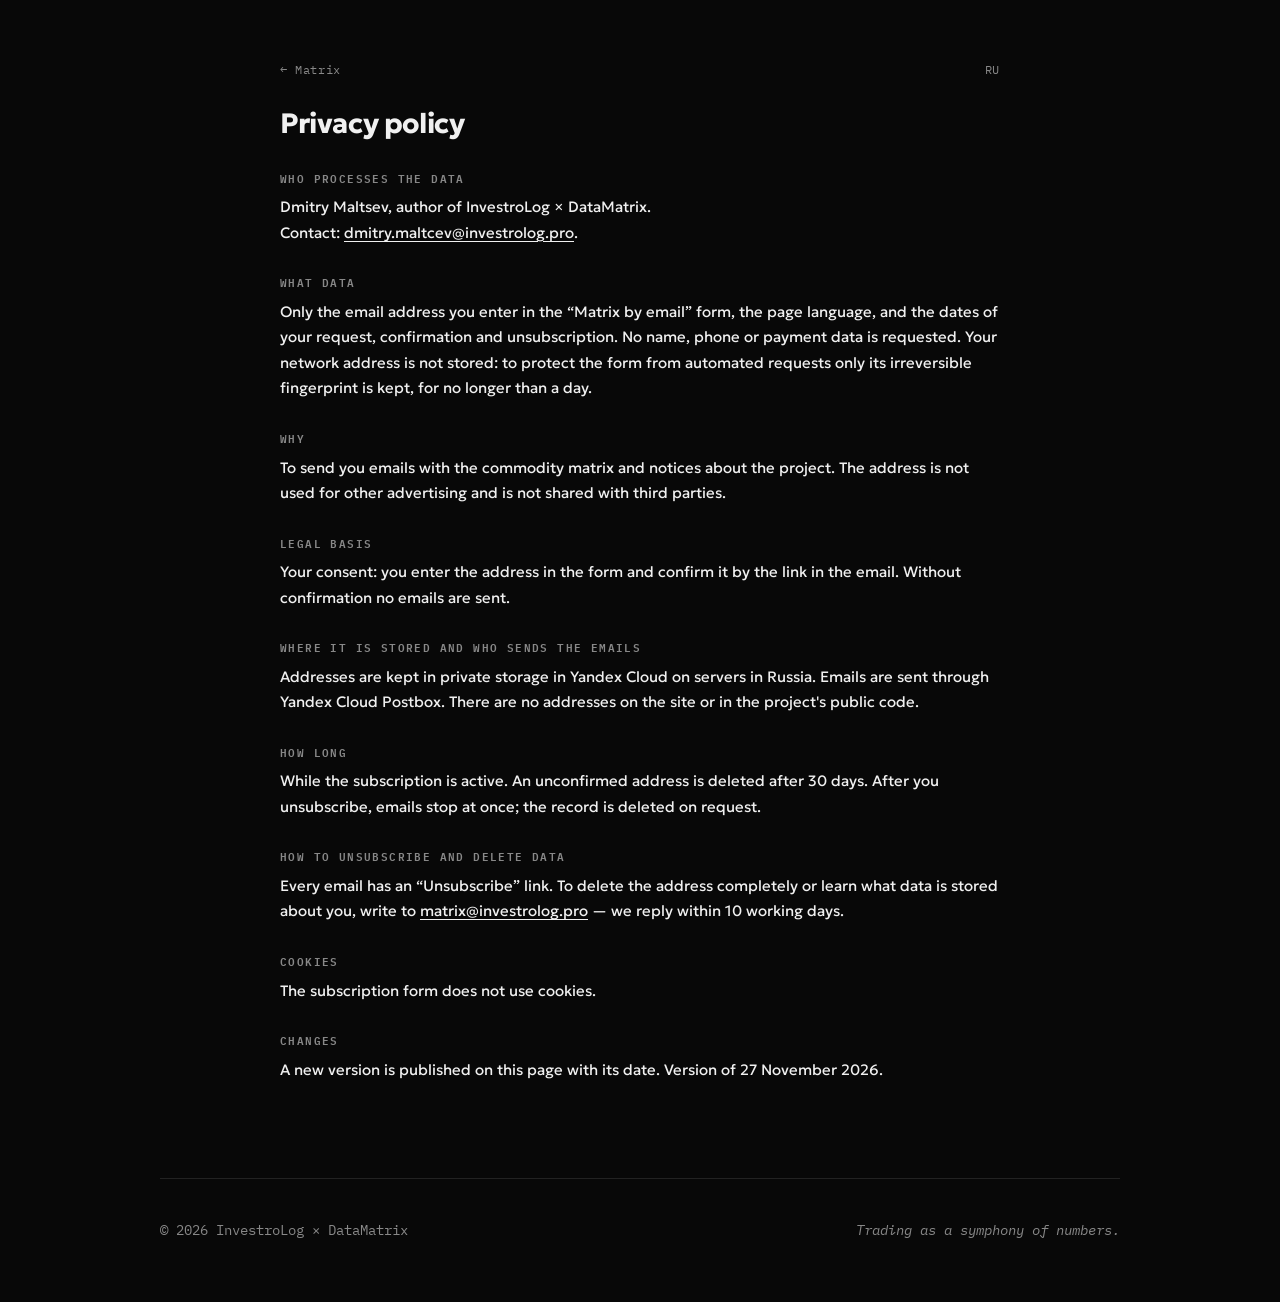
<file: next/en/privacy/index.html>
<!DOCTYPE html>

<html data-theme="dark" lang="en">
<head>
<meta charset="utf-8"/>
<meta content="width=device-width, initial-scale=1.0" name="viewport"/>
<meta content="dark light" name="color-scheme"/>
<meta content="#080808" name="theme-color"/>
<title>Privacy policy — InvestroLog × DataMatrix</title>
<meta content="noindex, nofollow" name="robots"/>
<link href="https://fonts.googleapis.com" rel="preconnect"/>
<link crossorigin="" href="https://fonts.gstatic.com" rel="preconnect"/>
<link href="https://fonts.googleapis.com/css2?family=Cormorant+Garamond:wght@700&amp;family=Geologica:wght@400..800&amp;family=IBM+Plex+Mono:wght@400;500;600&amp;family=Syne:wght@400..800&amp;display=swap" rel="stylesheet"/>
<link href="/favicon.ico" rel="icon" sizes="48x48"/>
<link href="/favicon.svg" rel="icon" type="image/svg+xml"/>
<link href="/apple-touch-icon.png" rel="apple-touch-icon"/>
<script>try{if(localStorage.getItem('ms-theme')==='light'){document.documentElement.removeAttribute('data-theme');document.querySelector('meta[name="theme-color"]').setAttribute('content','#ffffff')}}catch(e){}</script>
<link href="/css/styles.css?v=16" rel="stylesheet"/>
<link href="/next/matrix.css" rel="stylesheet"/>
</head>
<body>
<div class="container">
<main class="policy">
<nav class="policy-nav">
<a href="/next/en/">← Matrix</a>
<a href="/next/privacy/" hreflang="ru" lang="ru">RU</a>
</nav>
<h1>Privacy policy</h1>
<h2>Who processes the data</h2>
<p>Dmitry Maltsev, author of InvestroLog × DataMatrix.<br/>Contact: <a href="mailto:dmitry.maltcev@investrolog.pro">dmitry.maltcev@investrolog.pro</a>.</p>
<h2>What data</h2>
<p>Only the email address you enter in the “Matrix by email” form, the page language, and the dates of your request, confirmation and unsubscription. No name, phone or payment data is requested. Your network address is not stored: to protect the form from automated requests only its irreversible fingerprint is kept, for no longer than a day.</p>
<h2>Why</h2>
<p>To send you emails with the commodity matrix and notices about the project. The address is not used for other advertising and is not shared with third parties.</p>
<h2>Legal basis</h2>
<p>Your consent: you enter the address in the form and confirm it by the link in the email. Without confirmation no emails are sent.</p>
<h2>Where it is stored and who sends the emails</h2>
<p>Addresses are kept in private storage in Yandex Cloud on servers in Russia. Emails are sent through Yandex Cloud Postbox. There are no addresses on the site or in the project's public code.</p>
<h2>How long</h2>
<p>While the subscription is active. An unconfirmed address is deleted after 30 days. After you unsubscribe, emails stop at once; the record is deleted on request.</p>
<h2>How to unsubscribe and delete data</h2>
<p>Every email has an “Unsubscribe” link. To delete the address completely or learn what data is stored about you, write to <a href="mailto:matrix@investrolog.pro">matrix@investrolog.pro</a> — we reply within 10 working days.</p>
<h2>Cookies</h2>
<p>The subscription form does not use cookies.</p>
<h2>Changes</h2>
<p>A new version is published on this page with its date. Version of 27 November 2026.</p>
</main>
<footer>
<span>© 2026 InvestroLog × DataMatrix</span>
<span class="footer-tagline">Trading as a symphony of numbers.</span>
</footer>
</div>
</body>
</html>
</file>
<file: css/styles.css>
* {
            margin: 0;
            padding: 0;
            box-sizing: border-box;
        }

        :root {
            color-scheme: light;
            --bg-primary: #ffffff;
            --bg-secondary: #f5f5f5;
            --text-primary: #0a0a0a;
            --text-secondary: #666666;
            --accent: #0a0a0a;
            --border: #e0e0e0;
            --card-bg: #ffffff;
            --shadow: rgba(0, 0, 0, 0.08);
            --grid-color: rgba(0,0,0,0.022);
            --signal-accent: #98671f;
            --session-halo: rgba(152, 103, 31, 0.045);
            --font-sans: 'Geologica', -apple-system, BlinkMacSystemFont, sans-serif;
            --font-mono: 'IBM Plex Mono', 'SFMono-Regular', Consolas, monospace;
            --font-display: 'Syne', sans-serif;
        }

        [data-theme="dark"] {
            color-scheme: dark;
            --bg-primary: #080808;
            --bg-secondary: #141414;
            --text-primary: #f0f0f0;
            --text-secondary: #888888;
            --accent: #f0f0f0;
            --border: #222222;
            --card-bg: #0f0f0f;
            --shadow: rgba(0, 0, 0, 0.6);
            --grid-color: rgba(255,255,255,0.016);
            --signal-accent: #c89235;
            --session-halo: rgba(200, 146, 53, 0.07);
        }

        html {
            min-height: 100%;
            background-color: var(--bg-primary);
        }

        body {
            font-family: var(--font-sans);
            background: var(--bg-primary);
            color: var(--text-primary);
            transition: background 0.3s ease, color 0.3s ease;
            line-height: 1.6;
            overflow-x: hidden;
        }

        /* Custom Scrollbar */
        body::-webkit-scrollbar { width: 5px; }
        body::-webkit-scrollbar-track { background: var(--bg-secondary); }
        body::-webkit-scrollbar-thumb { background: var(--text-primary); border-radius: 10px; }
        body::-webkit-scrollbar-thumb:hover { background: var(--text-secondary); }
        body { scrollbar-width: thin; scrollbar-color: var(--text-primary) var(--bg-secondary); }

        /* Subtle grid background */
        /*
        body::before {
            content: '';
            position: fixed;
            inset: 0;
            background-image:
                linear-gradient(var(--grid-color) 1px, transparent 1px),
                linear-gradient(90deg, var(--grid-color) 1px, transparent 1px);
            background-size: 60px 60px;
            z-index: 0;
            pointer-events: none;
        }
        */

        #particles-canvas {
            position: fixed;
            top: 0;
            left: 0;
            width: 100%;
            height: 100%;
            z-index: 1;
            pointer-events: none;
        }

        .container {
            max-width: 1000px;
            margin: 0 auto;
            padding: 20px;
            position: relative;
            z-index: 10;
        }

        /* ── HEADER ── */
        header {
            display: flex;
            justify-content: space-between;
            align-items: flex-start;
            padding: 40px 0;
            animation: fadeInDown 0.8s ease;
        }

        .logo {
            font-family: var(--font-mono);
            font-size: 15px;
            font-weight: 600;
            letter-spacing: -0.5px;
            min-height: 60px;
            display: flex;
            align-items: flex-start;
            cursor: pointer;
            transition: opacity 0.3s ease;
            position: relative;
            width: 220px;
            gap: 10px;
        }

        .logo:hover { opacity: 0.75; }

        .logo-icon {
            transition: opacity 0.3s ease;
            opacity: 1;
            visibility: visible;
            flex-shrink: 0;
        }

        .logo-icon.hidden {
            opacity: 0;
            visibility: hidden;
            position: absolute;
        }

        .code-text {
            font-family: var(--font-mono);
            font-size: 13px;
            color: var(--text-primary);
            white-space: pre;
            margin: 0;
            opacity: 0;
            line-height: 1.5;
            will-change: opacity;
        }

        .header-controls {
            display: flex;
            gap: 15px;
            align-items: flex-start;
        }

        .language-switcher {
            display: inline-flex;
            align-items: center;
            gap: 2px;
            padding: 3px;
            border: 1px solid var(--border);
            border-radius: 99px;
        }

        .language-link {
            min-width: 30px;
            padding: 4px 7px;
            border-radius: 99px;
            color: var(--text-secondary);
            font-family: var(--font-mono);
            font-size: 10px;
            font-weight: 500;
            line-height: 1.4;
            letter-spacing: 1px;
            text-align: center;
            text-decoration: none;
            transition: background 0.2s ease, color 0.2s ease;
        }

        .language-link:hover { color: var(--text-primary); }

        .language-link.active {
            background: var(--text-primary);
            color: var(--bg-primary);
        }

        .theme-toggle, .music-toggle {
            background: none;
            border: none;
            width: 32px;
            height: 32px;
            cursor: pointer;
            display: flex;
            align-items: center;
            justify-content: center;
            transition: all 0.3s ease;
            color: var(--text-primary);
            padding: 0;
        }

        .theme-toggle:hover, .music-toggle:hover {
            transform: scale(1.15);
            opacity: 0.7;
        }

        .theme-icon, .music-icon {
            transition: all 0.3s ease;
            color: var(--text-primary);
            width: 32px;
            height: 32px;
        }

        .sun-icon { display: none; }
        .moon-icon { display: block; }
        [data-theme="dark"] .sun-icon { display: block; }
        [data-theme="dark"] .moon-icon { display: none; }

        /* ── HERO ── */
        /* нижний отступ компенсирует высоту COT-ленты в виджете */
        .hero {
            padding: 30px 0 0;
            animation: fadeIn 2s ease;
            display: flex;
            align-items: flex-start;
            justify-content: space-between;
            gap: 48px;
        }

        .hero-content { flex: 1; min-width: 0; }

        .hero-widget {
            flex: 0 0 340px;
            display: flex;
            flex-direction: column;
            align-items: center;
            padding-top: 20px;
            animation: fadeIn 2s ease 0.5s backwards;
        }

        /* ── Market Sessions widget ── */
        .ms-widget {
            position: relative;
            width: 100%;
            max-width: 340px;
            padding: 16px;
            isolation: isolate;
        }
        .ms-widget::before {
            content: '';
            position: absolute;
            inset: 48px 30px 84px;
            z-index: -1;
            border-radius: 50%;
            background: radial-gradient(circle, var(--session-halo) 0%, transparent 70%);
            pointer-events: none;
        }
        .ms-widget .ms-bracket {
            position: absolute;
            width: 16px; height: 16px;
            border-color: var(--text-secondary);
            opacity: 0.55;
            pointer-events: none;
        }
        .ms-widget .ms-bracket.tl { top: 0; left: 0; border-left: 1px solid; border-top: 1px solid; }
        .ms-widget .ms-bracket.tr { top: 0; right: 0; border-right: 1px solid; border-top: 1px solid; }
        .ms-widget .ms-bracket.bl { bottom: 0; left: 0; border-left: 1px solid; border-bottom: 1px solid; }
        .ms-widget .ms-bracket.br { bottom: 0; right: 0; border-right: 1px solid; border-bottom: 1px solid; }

        .ms-head {
            display: flex;
            justify-content: space-between;
            align-items: center;
            gap: 10px;
            padding: 4px 4px 0;
            min-height: 28px;
        }
        .ms-head-left, .ms-head-right {
            display: flex;
            align-items: center;
            gap: 10px;
            position: relative;
        }
        .ms-title {
            font-family: var(--font-mono);
            font-size: 10px;
            letter-spacing: 3px;
            text-transform: uppercase;
            color: var(--text-primary);
        }
        .ms-rule {
            width: 18px; height: 1px;
            background: var(--border);
            position: relative;
        }
        .ms-rule::after {
            content: ''; position: absolute;
            right: -1px; top: -1px;
            width: 3px; height: 3px;
            background: var(--text-secondary);
            border-radius: 50%;
        }
        .ms-tz {
            font-family: var(--font-mono);
            font-size: 10px;
            letter-spacing: 2px;
            color: var(--text-primary);
            border: 1px solid var(--border);
            background: transparent;
            border-radius: 99px;
            padding: 4px 9px;
            display: inline-flex;
            align-items: center;
            gap: 7px;
            cursor: pointer;
            transition: border-color 0.2s ease;
            font-weight: 500;
        }
        .ms-tz:hover { border-color: var(--text-primary); }
        .ms-tz .ms-chev {
            width: 5px; height: 5px;
            border-right: 1px solid currentColor;
            border-bottom: 1px solid currentColor;
            transform: rotate(45deg) translate(-1px,-1px);
            opacity: 0.7;
        }
        .ms-time {
            font-family: var(--font-mono);
            font-size: 14px;
            font-weight: 500;
            letter-spacing: 1px;
            color: var(--text-primary);
            font-variant-numeric: tabular-nums;
        }
        .ms-time .ms-suffix {
            font-size: 9px;
            letter-spacing: 2px;
            color: var(--text-secondary);
            margin-left: 5px;
            font-weight: 400;
        }

        .ms-tz-pop {
            position: absolute;
            top: calc(100% + 8px);
            left: 0;
            background: var(--card-bg);
            border: 1px solid var(--border);
            border-radius: 8px;
            padding: 5px 0;
            min-width: 160px;
            box-shadow: 0 12px 28px var(--shadow);
            z-index: 20;
            display: none;
        }
        .ms-tz-pop.open { display: block; }
        .ms-tz-pop .ms-opt {
            display: flex;
            justify-content: space-between;
            align-items: center;
            padding: 7px 12px;
            font-family: var(--font-mono);
            font-size: 10px;
            letter-spacing: 1.5px;
            color: var(--text-primary);
            cursor: pointer;
            transition: background 0.15s ease;
        }
        .ms-tz-pop .ms-opt:hover { background: var(--bg-secondary); }
        .ms-tz-pop .ms-opt.active { background: var(--text-primary); color: var(--bg-primary); }
        .ms-tz-pop .ms-opt .ms-off { color: var(--text-secondary); font-size: 9px; }
        .ms-tz-pop .ms-opt.active .ms-off { color: var(--bg-primary); opacity: 0.7; }

        .ms-dial { width: 100%; aspect-ratio: 1 / 1; margin-top: 12px; }
        .ms-dial svg { width: 100%; height: 100%; display: block; overflow: visible; }
        .ms-dial svg .ms-roman { font-family: 'Cormorant Garamond', 'IBM Plex Mono', serif; font-weight: 700; }
        .ms-dial svg text { font-family: var(--font-mono); }

        .ms-foot {
            display: flex;
            justify-content: space-between;
            align-items: center;
            gap: 8px;
            padding: 12px 4px 0;
            font-family: var(--font-mono);
            font-size: 9px;
            letter-spacing: 2px;
            color: var(--text-secondary);
            text-transform: uppercase;
        }
        .ms-foot > span { white-space: nowrap; }
        .ms-foot .ms-active-name { color: var(--signal-accent); font-weight: 500; }
        .ms-foot .ms-pulse {
            display: inline-block;
            width: 6px; height: 6px;
            border-radius: 50%;
            background: var(--signal-accent);
            margin-right: 6px;
            vertical-align: middle;
            animation: msPulse 2s infinite ease-in-out;
        }
        /* ── COT percentile strip ── */
        .ms-cot {
            margin-top: 10px;
            padding: 10px 4px 0;
            border-top: 1px solid var(--border);
            font-family: var(--font-mono);
            text-transform: uppercase;
        }
        .ms-cot-head {
            display: flex;
            justify-content: space-between;
            align-items: center;
            gap: 8px;
            font-size: 9px;
            letter-spacing: 2px;
            color: var(--text-secondary);
            margin-bottom: 10px;
        }
        .ms-cot-row {
            display: flex;
            justify-content: space-between;
            gap: 8px;
        }
        .ms-cot-item {
            display: inline-flex;
            align-items: baseline;
            gap: 6px;
        }
        .ms-cot-sym {
            font-size: 9px;
            letter-spacing: 1.5px;
            color: var(--text-secondary);
        }
        .ms-cot-val {
            font-size: 12px;
            font-weight: 500;
            letter-spacing: 0.5px;
            color: var(--text-primary);
            font-variant-numeric: tabular-nums;
        }
        .ms-cot-val.ext { color: var(--signal-accent); }

        @keyframes msPulse {
            0%, 100% { opacity: 1; transform: scale(1); }
            50% { opacity: 0.35; transform: scale(0.85); }
        }

        .hero-eyebrow {
            font-family: var(--font-mono);
            font-size: 12px;
            font-weight: 400;
            color: var(--text-secondary);
            letter-spacing: 2px;
            text-transform: uppercase;
            margin-bottom: 20px;
            animation: slideInLeft 0.8s ease;
        }

        .hero h1 {
            font-family: var(--font-display);
            font-size: clamp(30px, 4.8vw, 52px);
            font-weight: 800;
            line-height: 1.05;
            margin-bottom: 8px;
            letter-spacing: -2px;
            animation: slideInLeft 0.8s ease;
        }

        .hero h1 .cross {
            color: var(--text-secondary);
            font-weight: 400;
        }

        .hero .subtitle {
            font-size: 18px;
            font-weight: 400;
            color: var(--text-secondary);
            margin-bottom: 36px;
            font-family: var(--font-mono);
            animation: slideInLeft 0.8s ease 0.2s backwards;
        }

        .hero .description {
            max-width: 540px;
            font-size: 17px;
            line-height: 1.75;
            color: var(--text-secondary);
            margin-bottom: 44px;
            animation: slideInLeft 0.8s ease 0.35s backwards;
        }

        .cta-buttons {
            display: flex;
            gap: 16px;
            flex-wrap: wrap;
            animation: fadeInUp 0.8s ease 0.5s backwards;
        }

        .btn {
            padding: 12px 28px;
            border: 1px solid var(--border);
            background: var(--bg-primary);
            color: var(--text-primary);
            font-family: var(--font-sans);
            font-size: 14px;
            font-weight: 600;
            cursor: pointer;
            transition: all 0.25s ease;
            text-decoration: none;
            display: inline-block;
            position: relative;
            overflow: hidden;
            border-radius: 10px;
            z-index: 10;
            letter-spacing: 0.3px;
        }

        .btn::before {
            content: '';
            position: absolute;
            inset: 0;
            background: var(--text-primary);
            transform: translateX(-101%);
            transition: transform 0.3s ease;
            z-index: -1;
        }

        .btn:hover::before { transform: translateX(0); }
        .btn:hover { color: var(--bg-primary); border-color: var(--text-primary); }

        [data-theme="dark"] .btn { background: var(--bg-secondary); border-color: var(--border); }
        [data-theme="dark"] .btn:hover { color: var(--bg-primary); }

        .btn-label-full { display: none; }

        /* ── SECTIONS ── */
        .section {
            padding: 60px 0;
            opacity: 0;
            transform: translateY(50px);
            transition: opacity 0.9s cubic-bezier(0.25, 0.46, 0.45, 0.94),
                        transform 0.9s cubic-bezier(0.25, 0.46, 0.45, 0.94);
        }

        .section.visible {
            opacity: 1;
            transform: translateY(0);
        }

        .section-title {
            font-size: clamp(26px, 3.5vw, 38px);
            font-weight: 800;
            margin-bottom: 56px;
            letter-spacing: -1px;
        }

        .section-intro {
            max-width: 640px;
            color: var(--text-secondary);
            font-size: 15px;
            line-height: 1.7;
            margin: -36px 0 56px;
        }

        .section-label {
            font-family: var(--font-mono);
            font-size: 12px;
            letter-spacing: 3px;
            text-transform: uppercase;
            color: var(--text-secondary);
            margin-bottom: 12px;
            display: block;
        }

        /* ── SKILLS ── */
        .skills-grid {
            display: grid;
            grid-template-columns: repeat(auto-fit, minmax(260px, 1fr));
            gap: 24px;
        }

        .skill-card {
            background: var(--card-bg);
            border: 1px solid var(--border);
            padding: 32px;
            border-radius: 16px;
            transition: all 0.8s cubic-bezier(0.25, 0.46, 0.45, 0.94);
            position: relative;
            overflow: hidden;
            opacity: 0;
            transform: translateY(40px);
        }

        .section.visible .skill-card { opacity: 1; transform: translateY(0); }
        .skill-card:nth-child(1) { transition-delay: 0.05s; }
        .skill-card:nth-child(2) { transition-delay: 0.15s; }
        .skill-card:nth-child(3) { transition-delay: 0.25s; }

        .skill-card::before {
            content: '';
            position: absolute;
            top: 0; left: 0;
            width: 100%; height: 2px;
            background: var(--text-primary);
            transform: translateX(-100%);
            transition: transform 0.35s ease;
        }

        .skill-card:hover::before { transform: translateX(0); }
        .skill-card:hover { transform: translateY(-6px) !important; box-shadow: 0 16px 40px var(--shadow); }

        .skill-number {
            display: none;
        }

        .skill-card h3 {
            font-family: var(--font-display);
            font-size: 17px;
            font-weight: 700;
            margin-bottom: 14px;
            letter-spacing: -0.3px;
        }

        .skill-card p {
            color: var(--text-secondary);
            line-height: 1.7;
            font-size: 15px;
        }

        [data-theme="dark"] .skill-card { border-color: var(--border); }

        /* ── PROJECTS ── */
        .projects-grid {
            display: grid;
            grid-template-columns: repeat(auto-fit, minmax(300px, 1fr));
            gap: 32px;
        }

        .project-card {
            border: 1px solid var(--border);
            border-radius: 16px;
            overflow: hidden;
            transition: transform 0.3s ease, box-shadow 0.3s ease;
            cursor: pointer;
            background: var(--card-bg);
            text-decoration: none;
            color: inherit;
            display: block;
            opacity: 0;
            transform: translateY(40px);
        }

        .section.visible .project-card { opacity: 1; transform: translateY(0); }
        .project-card:nth-child(1) { transition-delay: 0.05s; }
        .project-card:nth-child(2) { transition-delay: 0.15s; }
        .project-card:nth-child(3) { transition-delay: 0.25s; }
        .project-card:nth-child(4) { transition-delay: 0.35s; }
        .project-card:nth-child(5) { transition-delay: 0.45s; }
        .project-card:nth-child(6) { transition-delay: 0.55s; }
        .project-card:nth-child(7) { transition-delay: 0.65s; }
        .project-card:nth-child(8) { transition-delay: 0.75s; }

        .project-card:hover {
            transform: scale(1.02) translateY(-2px) !important;
            box-shadow: 0 24px 48px var(--shadow);
        }

        [data-theme="dark"] .project-card { border-color: var(--border); }

        /* Project visual area */
        .project-visual {
            width: 100%;
            height: 160px;
            position: relative;
            overflow: hidden;
            display: flex;
            align-items: center;
            justify-content: center;
        }

        /* COT Terminal */
        .visual-cot {
            background: #060d1a;
        }

        /* VIX */
        .visual-vix {
            background: #03080f;
        }

        /* Options */
        .visual-options {
            background: #050505;
        }

        /* NG Weather */
        .visual-ng {
            background: #020a12;
        }

        /* Alerts / Clouds */
        .visual-alerts {
            background: #070c15;
        }

        /* Market Desk */
        .visual-desk {
            background: #060b13;
        }

        /* Sentiment Track */
        .visual-sentiment {
            background: #0c060b;
        }

        /* AI Assistant */
        .visual-ai {
            background: #08080f;
        }

        .project-visual canvas {
            position: absolute;
            inset: 0;
            width: 100%;
            height: 100%;
        }

        .project-visual-label {
            position: absolute;
            top: 14px;
            right: 14px;
            font-family: var(--font-mono);
            font-size: 10px;
            color: rgba(255,255,255,0.3);
            letter-spacing: 1px;
        }

        .project-content {
            padding: 26px 28px 28px;
        }

        .project-index {
            display: none;
        }

        .project-content h3 {
            font-family: var(--font-display);
            font-size: 20px;
            font-weight: 700;
            margin-bottom: 12px;
            letter-spacing: -0.4px;
        }

        .project-content p {
            color: var(--text-secondary);
            font-size: 14px;
            line-height: 1.7;
        }

        @media (min-width: 769px) and (hover: hover) and (pointer: fine) {
            .project-content p {
                font-size: 13.7px;
                line-height: 23.8px;
                letter-spacing: -0.5px;
            }
        }

        .project-tags {
            display: flex;
            gap: 8px;
            flex-wrap: wrap;
            margin-top: 18px;
        }

        .tag {
            padding: 4px 10px;
            border: 1px solid var(--border);
            font-family: var(--font-mono);
            font-size: 11px;
            border-radius: 6px;
            transition: all 0.25s ease;
            color: var(--text-secondary);
        }

        .project-card:hover .tag {
            background: var(--border);
            color: var(--text-primary);
        }

        /* ── CONTACT ── */
        .contact-info {
            display: flex;
            flex-wrap: wrap;
            flex-direction: row;
            gap: 26px;
        }

        .contact-item {
            display: inline-flex;
            align-items: center;
            gap: 10px;
            font-size: 18px;
            color: var(--text-secondary);
            text-decoration: none;
            transition: all 0.25s ease;
            padding: 12px 0;
            position: relative;
            width: fit-content;
        }

        .contact-item::after {
            content: '';
            position: absolute;
            bottom: 8px; left: 0;
            width: 0; height: 1px;
            background: var(--text-primary);
            transition: width 0.3s ease;
        }

        .contact-item:hover::after { width: 100%; }
        .contact-item:hover { color: var(--text-primary); transform: translateX(6px); }

        /* ── FOOTER ── */
        footer {
            padding: 40px 0;
            border-top: 1px solid var(--border);
            margin-top: 40px;
            display: flex;
            justify-content: space-between;
            align-items: center;
            flex-wrap: wrap;
            gap: 12px;
            color: var(--text-secondary);
            font-family: var(--font-mono);
            font-size: 14px;
            opacity: 0;
            animation: fadeInUp 0.8s ease 0.5s forwards;
        }

        .footer-tagline {
            font-style: italic;
            color: var(--text-secondary);
        }

        /* ── ANIMATIONS ── */
        @keyframes fadeIn { from { opacity: 0; } to { opacity: 1; } }
        @keyframes fadeInDown {
            from { opacity: 0; transform: translateY(-20px); }
            to { opacity: 1; transform: translateY(0); }
        }
        @keyframes fadeInUp {
            from { opacity: 0; transform: translateY(20px); }
            to { opacity: 1; transform: translateY(0); }
        }
        @keyframes slideInLeft {
            from { opacity: 0; transform: translateX(-28px); }
            to { opacity: 1; transform: translateX(0); }
        }

        /* ── RESPONSIVE ── */
        @media (min-width: 1600px) and (hover: none),
               (min-width: 1600px) and (pointer: coarse) {
            .container {
                max-width: clamp(1280px, 55vw, 1800px);
                padding: clamp(28px, 1.5vw, 44px);
            }

            header { padding: clamp(44px, 3vw, 72px) 0; }
            .theme-toggle, .music-toggle,
            .theme-icon, .music-icon {
                width: 48px;
                height: 48px;
            }
            .language-switcher { padding: 5px; }
            .language-link {
                min-width: 42px;
                padding: 7px 10px;
                font-size: 13px;
            }

            .hero {
                gap: clamp(84px, 6vw, 140px);
                padding: clamp(64px, 4vw, 104px) 0 40px;
            }
            .hero-widget { flex-basis: clamp(430px, 18vw, 560px); }
            .ms-widget {
                max-width: clamp(430px, 18vw, 560px);
                padding: clamp(20px, 1.2vw, 28px);
            }
            .hero-eyebrow, .section-label { font-size: 14px; }
            .hero h1 { font-size: clamp(56px, 3vw, 78px); }
            .hero .subtitle { font-size: clamp(18px, 0.65vw, 22px); }
            .hero .description {
                max-width: 760px;
                font-size: clamp(19px, 0.62vw, 23px);
            }
            .btn {
                padding: 15px 30px;
                font-size: 17px;
            }

            .ms-title { font-size: 13px; }
            .ms-tz { font-size: 13px; padding: 7px 12px; }
            .ms-time { font-size: 18px; }
            .ms-time .ms-suffix,
            .ms-foot,
            .ms-cot-head,
            .ms-cot-sym { font-size: 12px; }
            .ms-cot-val { font-size: 16px; }
            .ms-tz-pop { min-width: 210px; }
            .ms-tz-pop .ms-opt { padding: 10px 14px; font-size: 13px; }
            .ms-tz-pop .ms-opt .ms-off { font-size: 12px; }

            .section { padding: clamp(88px, 5vw, 128px) 0; }
            .section-title { font-size: clamp(44px, 2vw, 58px); }
            .section-intro {
                max-width: 900px;
                font-size: clamp(19px, 0.58vw, 22px);
            }
            .skill-card { padding: 36px; }
            .skill-card h3 { font-size: 22px; }
            .skill-card p { font-size: 18px; }

            .projects-grid {
                grid-template-columns: repeat(3, minmax(0, 1fr));
                gap: 32px;
            }
            .project-visual { height: clamp(190px, 7vw, 240px); }
            .project-visual-label { font-size: 12px; }
            .project-content { padding: 32px; }
            .project-content h3 { font-size: 24px; }
            .project-content p { font-size: 18px; }
            .tag { font-size: 13px; padding: 6px 12px; }

            .contact-item { font-size: 21px; }
            footer { font-size: 16px; }

        }

        @media (max-width: 768px) {
            .container { padding: 15px; }
            header { padding: 20px 0; }
            .header-controls { gap: 8px; }
            .language-switcher { margin-top: 1px; }
            .hero { padding: 40px 0 12px; }
            .hero h1 { letter-spacing: -1px; }
            .hero .subtitle { font-size: 14px; }
            .hero .description { font-size: 15px; }
            .section { padding: 40px 0; }
            .section-title { margin-bottom: 36px; }
            .section-intro { margin: -20px 0 36px; }
            .skills-grid { grid-template-columns: 1fr; gap: 16px; }
            .projects-grid { grid-template-columns: 1fr; gap: 20px; }
            .contact-item { font-size: 15px; }
            .cta-buttons { gap: 10px; }
            .btn { padding: 11px 20px; font-size: 13px; flex: 1 1 calc(50% - 5px); text-align: center; }
            .cta-buttons .btn:last-child { flex-basis: 100%; }
            .btn-label-full { display: inline; }
            .btn-label-short { display: none; }
            .hero { flex-direction: column; gap: 24px; }
            .hero-widget { flex: none; width: 100%; display: flex; flex-direction: column; align-items: center; padding-top: 0; }
            .ms-widget { max-width: 310px; }
            .ms-foot { letter-spacing: 1.6px; }
            footer { flex-direction: column; align-items: flex-start; margin-top: 60px; }
            .contact-info {
                flex-direction: column;
                align-items: flex-start; /* если хочешь по центру — поставь center */
                gap: 8px;   /* меньшее расстояние между ссылками на мобилке */
            }
            .contact-item {
                width: 100%;
                padding: 10px 0;
            }
        }

        @media (hover: none) {
            .skill-card:hover::before { transform: translateX(-100%); }
            .skill-card:hover {
                transform: translateY(0) !important;
                box-shadow: none;
            }
            .project-card:hover {
                transform: translateY(0) !important;
                box-shadow: none;
            }
            .project-card:hover .tag {
                background: transparent;
                color: var(--text-secondary);
            }
            .contact-item:hover {
                color: var(--text-secondary);
                transform: none;
            }
            .contact-item:hover::after { width: 0; }
        }

        /* ── ORDER MODAL ── */
        .order-overlay {
            position: fixed;
            inset: 0;
            background: rgba(0, 0, 0, 0.55);
            backdrop-filter: blur(6px);
            -webkit-backdrop-filter: blur(6px);
            display: flex;
            align-items: center;
            justify-content: center;
            padding: 20px;
            z-index: 1000;
            opacity: 0;
            visibility: hidden;
            transition: opacity 0.25s ease, visibility 0.25s ease;
        }
        .order-overlay.open { opacity: 1; visibility: visible; }

        .order-modal {
            position: relative;
            width: 100%;
            max-width: 480px;
            max-height: calc(100vh - 40px);
            overflow-y: auto;
            background: var(--card-bg);
            border: 1px solid var(--border);
            border-radius: 22px;
            padding: 36px 32px 32px;
            box-shadow: 0 24px 64px var(--shadow);
            transform: translateY(14px) scale(0.98);
            transition: transform 0.25s ease;
        }
        .order-overlay.open .order-modal { transform: none; }

        .order-close {
            position: absolute;
            top: 18px;
            right: 18px;
            width: 34px;
            height: 34px;
            border-radius: 50%;
            border: 1px solid var(--border);
            background: transparent;
            color: var(--text-primary);
            cursor: pointer;
            display: flex;
            align-items: center;
            justify-content: center;
            transition: border-color 0.2s ease, transform 0.2s ease;
        }
        .order-close:hover { border-color: var(--text-primary); transform: rotate(90deg); }

        .order-title {
            font-family: var(--font-sans);
            font-size: 28px;
            font-weight: 600;
            line-height: 1.2;
            letter-spacing: -0.025em;
            margin-bottom: 8px;
        }
        .order-sub {
            font-size: 15px;
            line-height: 1.5;
            color: var(--text-secondary);
            margin-bottom: 26px;
        }
        .order-label {
            display: block;
            font-family: var(--font-mono);
            font-size: 11px;
            letter-spacing: 1.8px;
            text-transform: uppercase;
            color: var(--text-secondary);
            margin: 18px 0 8px;
        }
        .order-input {
            width: 100%;
            background: transparent;
            border: 1px solid var(--border);
            border-radius: 12px;
            padding: 12px 14px;
            font-family: var(--font-sans);
            font-size: 15px;
            line-height: 1.4;
            color: var(--text-primary);
            transition: border-color 0.2s ease;
        }
        .order-input::placeholder { color: var(--text-secondary); opacity: 0.7; }
        .order-input:focus { outline: none; border-color: var(--text-primary); }
        .order-textarea { min-height: 110px; resize: vertical; }

        .order-error {
            font-family: var(--font-mono);
            font-size: 11px;
            color: #e74c3c;
            min-height: 16px;
            margin: 10px 0 4px;
        }
        .order-error.ok { color: #2ecc71; }
        .order-submit {
            width: 100%;
            margin-top: 6px;
            padding: 14px 20px;
            border: none;
            border-radius: 99px;
            background: var(--text-primary);
            color: var(--bg-primary);
            font-family: var(--font-sans);
            font-size: 13px;
            font-weight: 600;
            letter-spacing: 1px;
            text-transform: uppercase;
            cursor: pointer;
            transition: opacity 0.2s ease, transform 0.2s ease;
        }
        .order-submit:hover { opacity: 0.85; transform: translateY(-1px); }

        body.modal-open { overflow: hidden; }

        @media (min-width: 1600px) and (hover: none),
               (min-width: 1600px) and (pointer: coarse) {
            .order-modal { max-width: 600px; padding: 48px 42px 40px; }
            .order-close { width: 48px; height: 48px; }
            .order-title { font-size: 36px; }
            .order-sub, .order-input { font-size: 18px; }
            .order-label, .order-error { font-size: 13px; }
            .order-submit { padding: 17px 24px; font-size: 16px; }
        }

        /* ── SCROLL TO TOP ── */
        .to-top {
            position: fixed;
            right: 24px;
            bottom: 24px;
            width: 44px;
            height: 44px;
            border-radius: 50%;
            border: 1px solid var(--border);
            background: var(--card-bg);
            color: var(--text-primary);
            cursor: pointer;
            display: flex;
            align-items: center;
            justify-content: center;
            z-index: 900;
            opacity: 0;
            visibility: hidden;
            transform: translateY(8px);
            transition: border-color 0.2s ease, background 0.2s ease, color 0.2s ease;
        }
        .to-top.visible { visibility: visible; }
        /* hover-инверсия только на устройствах с курсором — на тачах :hover «залипает» после нажатия */
        @media (hover: hover) {
            .to-top:hover {
                border-color: var(--text-primary);
                background: var(--text-primary);
                color: var(--bg-primary);
            }
        }
        @media (max-width: 768px) {
            .to-top { right: 16px; bottom: 16px; width: 40px; height: 40px; }
        }

        .tag-dev,
        .project-card:hover .tag-dev {
            color: #f39c12;
            border-color: rgba(243, 156, 18, 0.35);
        }

        /* ── REDUCED MOTION ── */
        @media (prefers-reduced-motion: reduce) {
            *, *::before, *::after {
                animation-duration: 0.01ms !important;
                animation-iteration-count: 1 !important;
                transition-duration: 0.01ms !important;
            }
            .section, .skill-card, .project-card { opacity: 1; transform: none; }
            footer { opacity: 1; }
        }

        @media (max-width: 480px) {
            .hero h1 { letter-spacing: -0.5px; }
            .section-title { letter-spacing: -0.5px; }

            .contact-item {
                font-size: 16px;
                padding: 12px 4px;
            }
            .order-input { font-size: 16px; }
            .contact-item svg {
                width: 18px;
                height: 18px;
            }
        }
</file>
<file: next/matrix.css>
:root {
    --bull: #1c8048;
    --bear: #b93a2c;
    --bull-tint: rgba(28, 128, 72, 0.09);
    --bear-tint: rgba(185, 58, 44, 0.08);
    --cmx-cols: 92px repeat(7, minmax(0, 1fr)) minmax(112px, 1.3fr);
    --cmx-gap: 4px;
    --cmx-cell-h: 54px;
}

[data-theme="dark"] {
    --bull: #3ecf7a;
    --bear: #ef5b4c;
    --bull-tint: rgba(62, 207, 122, 0.09);
    --bear-tint: rgba(239, 91, 76, 0.09);
}

/* ── Frame ── */
.cmx-wrap {
    position: relative;
    padding: 20px 18px 16px;
}
.cmx-bracket {
    position: absolute;
    width: 16px;
    height: 16px;
    border-color: var(--text-secondary);
    opacity: 0.55;
    pointer-events: none;
}
.cmx-bracket.tl { top: 0; left: 0; border-left: 1px solid; border-top: 1px solid; }
.cmx-bracket.tr { top: 0; right: 0; border-right: 1px solid; border-top: 1px solid; }
.cmx-bracket.bl { bottom: 0; left: 0; border-left: 1px solid; border-bottom: 1px solid; }
.cmx-bracket.br { bottom: 0; right: 0; border-right: 1px solid; border-bottom: 1px solid; }

.cmx-toolbar {
    display: flex;
    justify-content: space-between;
    align-items: center;
    flex-wrap: wrap;
    gap: 12px;
    margin-bottom: 18px;
}
.cmx-filter {
    display: inline-flex;
    padding: 3px;
    border: 1px solid var(--border);
    border-radius: 99px;
}
.cmx-filter-btn {
    padding: 6px 14px;
    border: 0;
    border-radius: 99px;
    background: transparent;
    color: var(--text-secondary);
    font-family: var(--font-mono);
    font-size: 11px;
    letter-spacing: 1px;
    text-transform: uppercase;
    cursor: pointer;
    transition: background 0.2s ease, color 0.2s ease;
}
.cmx-filter-btn[aria-pressed="true"] {
    background: var(--text-primary);
    color: var(--bg-primary);
}
.cmx-meta {
    display: inline-flex;
    align-items: center;
    gap: 10px;
    font-family: var(--font-mono);
    font-size: 10px;
    letter-spacing: 1.6px;
    text-transform: uppercase;
    color: var(--text-secondary);
}
.cmx-demo {
    padding: 3px 8px;
    border: 1px solid var(--signal-accent);
    border-radius: 6px;
    color: var(--signal-accent);
}

/* ── Grid ── */
.cmx { display: grid; gap: var(--cmx-gap); }
.cmx-row {
    position: relative;
    display: grid;
    grid-template-columns: var(--cmx-cols);
    gap: var(--cmx-gap);
    align-items: stretch;
}
.cmx-row[hidden] { display: none; }

.cmx-horizon {
    padding: 0 2px 6px;
    border-bottom: 1px solid var(--border);
    font-family: var(--font-mono);
    font-size: 9px;
    letter-spacing: 2px;
    text-transform: uppercase;
    text-align: center;
    color: var(--text-secondary);
    white-space: nowrap;
    overflow: hidden;
}
.cmx-col {
    padding: 6px 0 4px;
    font-family: var(--font-mono);
    font-size: 10px;
    letter-spacing: 1.2px;
    text-transform: uppercase;
    text-align: center;
    color: var(--text-secondary);
}
.cmx-col .cmx-short { display: none; }
.cmx-col.is-live { color: var(--text-primary); }
.cmx-col.is-live::before {
    content: '';
    display: inline-block;
    width: 5px;
    height: 5px;
    margin-right: 6px;
    border-radius: 50%;
    background: var(--signal-accent);
    vertical-align: 1px;
}

.cmx-btn {
    min-width: 0;
    height: var(--cmx-cell-h);
    border: 1px solid var(--border);
    border-radius: 8px;
    background: transparent;
    color: var(--text-primary);
    font-family: var(--font-mono);
    cursor: pointer;
    transition: border-color 0.2s ease, background 0.2s ease;
}
.cmx-btn:hover { border-color: var(--text-secondary); }
.cmx-btn:focus-visible { outline: 1px solid var(--text-primary); outline-offset: 1px; }
.cmx-btn.is-active { border-color: var(--text-primary); }

.cmx-name {
    display: flex;
    flex-direction: column;
    justify-content: center;
    gap: 2px;
    padding: 0 12px;
    text-align: left;
    border-color: transparent;
}
.cmx-ticker { font-size: 13px; font-weight: 600; letter-spacing: 1px; }
.cmx-fullname {
    font-family: var(--font-sans);
    font-size: 11px;
    color: var(--text-secondary);
    white-space: nowrap;
    overflow: hidden;
    text-overflow: ellipsis;
}

.cmx-cell {
    display: flex;
    flex-direction: column;
    align-items: center;
    justify-content: center;
    gap: 7px;
    padding: 0 2px;
}
.cmx-cell[data-s="bull"] { background: var(--bull-tint); }
.cmx-cell[data-s="bear"] { background: var(--bear-tint); }
.cmx-cell[data-s="na"] { border-style: dashed; }
.cmx-metric {
    max-width: 100%;
    font-size: 10px;
    letter-spacing: 0.4px;
    color: var(--text-secondary);
    white-space: nowrap;
    overflow: hidden;
    text-overflow: ellipsis;
    font-variant-numeric: tabular-nums;
}
.cmx-cell[data-s="bull"] .cmx-metric,
.cmx-cell[data-s="bear"] .cmx-metric { color: var(--text-primary); }

/* Direction glyphs: shape carries the meaning, colour reinforces it */
.cmx-glyph {
    display: inline-block;
    flex: none;
    width: 10px;
    height: 8px;
    background: var(--text-secondary);
}
[data-s="bull"] > .cmx-glyph { background: var(--bull); clip-path: polygon(50% 0, 100% 100%, 0 100%); }
[data-s="bear"] > .cmx-glyph { background: var(--bear); clip-path: polygon(0 0, 100% 0, 50% 100%); }
[data-s="flat"] > .cmx-glyph { height: 2px; margin: 3px 0; }
[data-s="na"] > .cmx-glyph { width: 3px; height: 3px; margin: 2.5px 0; border-radius: 50%; opacity: 0.5; }

/* Volatility context: a three-step meter, not a vote */
.cmx-meter { display: inline-flex; align-items: flex-end; gap: 2px; height: 10px; }
.cmx-meter i { width: 3px; background: var(--border); }
.cmx-meter i:nth-child(1) { height: 4px; }
.cmx-meter i:nth-child(2) { height: 7px; }
.cmx-meter i:nth-child(3) { height: 10px; }
.cmx-meter[data-level="0"] i:nth-child(-n+1),
.cmx-meter[data-level="1"] i:nth-child(-n+2) { background: var(--text-secondary); }
.cmx-meter[data-level="2"] i { background: var(--signal-accent); }

/* Consensus */
.cmx-sum {
    display: flex;
    flex-direction: column;
    justify-content: center;
    gap: 8px;
    padding: 0 10px;
}
.cmx-bar { display: flex; gap: 2px; height: 5px; }
.cmx-bar i { flex: 1; border-radius: 1px; background: var(--border); }
.cmx-bar i[data-s="bull"] { background: var(--bull); }
.cmx-bar i[data-s="bear"] { background: var(--bear); }
.cmx-bar i[data-s="na"] { background: transparent; box-shadow: inset 0 0 0 1px var(--border); }
.cmx-score {
    display: flex;
    align-items: center;
    justify-content: space-between;
    gap: 6px;
    font-size: 11px;
    letter-spacing: 0.6px;
    color: var(--text-secondary);
}
.cmx-score-dir { display: inline-flex; align-items: center; gap: 5px; }
.cmx-row.is-aligned .cmx-sum { border-color: var(--signal-accent); }
.cmx-row.is-aligned .cmx-score { color: var(--signal-accent); }
.cmx-row.is-aligned .cmx-ticker { color: var(--signal-accent); }
.cmx-row.is-aligned::before {
    content: '';
    position: absolute;
    left: -9px;
    top: 8px;
    bottom: 8px;
    width: 2px;
    background: var(--signal-accent);
}

.cmx-status, .cmx-empty {
    padding: 28px 0 12px;
    font-family: var(--font-mono);
    font-size: 12px;
    letter-spacing: 0.6px;
    text-align: center;
    color: var(--text-secondary);
}
.cmx-status[hidden] { display: none; }

.cmx-legend {
    display: flex;
    flex-wrap: wrap;
    align-items: center;
    gap: 8px 18px;
    margin-top: 16px;
    padding-top: 14px;
    border-top: 1px solid var(--border);
    font-family: var(--font-mono);
    font-size: 10px;
    letter-spacing: 0.8px;
    color: var(--text-secondary);
}
.cmx-legend-item { display: inline-flex; align-items: center; gap: 7px; text-transform: uppercase; }
.cmx-legend-rule { flex: 1 1 320px; line-height: 1.6; }

/* ── Reading panel ── */
.cmx-detail {
    display: grid;
    grid-template-columns: minmax(0, 1.6fr) minmax(0, 1fr);
    gap: 28px;
    margin-top: 24px;
    padding: 24px 26px;
    border: 1px solid var(--border);
    border-radius: 16px;
    background: var(--card-bg);
}
.cmx-detail[hidden] { display: none; }
.cmx-detail-kicker {
    font-family: var(--font-mono);
    font-size: 10px;
    letter-spacing: 2px;
    text-transform: uppercase;
    color: var(--text-secondary);
}
.cmx-detail-title {
    display: flex;
    flex-wrap: wrap;
    align-items: center;
    gap: 10px;
    margin: 8px 0 12px;
    font-size: 22px;
    font-weight: 700;
    letter-spacing: -0.3px;
}
.cmx-state {
    display: inline-flex;
    align-items: center;
    gap: 7px;
    padding: 3px 9px;
    border: 1px solid var(--border);
    border-radius: 6px;
    font-family: var(--font-mono);
    font-size: 11px;
    font-weight: 400;
    letter-spacing: 0.8px;
    text-transform: uppercase;
    color: var(--text-secondary);
}
.cmx-state.is-aligned { border-color: var(--signal-accent); color: var(--signal-accent); }
.cmx-detail-text { font-size: 15px; line-height: 1.7; color: var(--text-primary); }
.cmx-detail-about { margin-top: 10px; font-size: 13px; line-height: 1.65; color: var(--text-secondary); }
.cmx-lines { display: grid; gap: 2px; margin-top: 6px; list-style: none; }
.cmx-line {
    display: grid;
    grid-template-columns: 92px 16px minmax(0, 1fr);
    align-items: baseline;
    gap: 10px;
    padding: 7px 0;
    border-bottom: 1px solid var(--border);
    font-size: 13px;
    line-height: 1.55;
    color: var(--text-secondary);
}
.cmx-line:last-child { border-bottom: 0; }
.cmx-line-label {
    font-family: var(--font-mono);
    font-size: 10px;
    letter-spacing: 1.2px;
    text-transform: uppercase;
}
.cmx-line-mark { display: inline-flex; justify-content: center; align-items: center; height: 10px; }
.cmx-closed {
    align-self: start;
    padding-left: 24px;
    border-left: 1px solid var(--border);
}
.cmx-closed p { margin: 8px 0 18px; font-size: 13px; line-height: 1.65; color: var(--text-secondary); }
.cmx-closed-links { display: flex; flex-wrap: wrap; gap: 10px; }
.cmx-closed .btn { padding: 9px 16px; font-size: 12px; }

/* ── VIX regime strip ── */
.cmx-regime {
    margin: 0 0 14px;
    font-family: var(--font-mono);
    font-size: 11px;
    letter-spacing: 0.6px;
    line-height: 1.6;
    color: var(--text-secondary);
}
.cmx-regime-title { margin-right: 12px; letter-spacing: 2px; text-transform: uppercase; font-size: 10px; }
.cmx-regime b { font-weight: 500; color: var(--text-primary); }
.cmx-regime[data-regime="caution"] b,
.cmx-regime[data-regime="stress"] b { color: var(--signal-accent); }

/* ── Changes since the previous archive day ── */
.cmx-delta {
    display: flex;
    flex-wrap: wrap;
    align-items: baseline;
    gap: 2px 18px;
    margin: 0 0 14px;
    font-family: var(--font-mono);
    font-size: 11px;
    letter-spacing: 0.6px;
    line-height: 1.6;
    color: var(--text-secondary);
}
.cmx-delta-title { letter-spacing: 2px; text-transform: uppercase; font-size: 10px; }
.cmx-delta b { font-weight: 500; color: var(--text-primary); }
.cmx-delta-mark {
    display: inline-block;
    width: 7px;
    height: 7px;
    margin-right: 6px;
    background: var(--signal-accent);
    clip-path: polygon(0 0, 100% 0, 100% 100%);
}
.cmx-cell.is-changed { position: relative; }
.cmx-cell.is-changed { overflow: hidden; }
.cmx-cell.is-changed::after {
    content: "";
    position: absolute;
    top: 0;
    right: 0;
    width: 9px;
    height: 9px;
    background: var(--signal-accent);
    clip-path: polygon(0 0, 100% 0, 100% 100%);
}
.cmx-detail-was { margin-top: 8px; font-family: var(--font-mono); font-size: 11px; letter-spacing: 0.6px; color: var(--text-secondary); }

/* ── Events ── */
.cmx-events {
    display: flex;
    flex-wrap: wrap;
    align-items: baseline;
    gap: 8px 24px;
    margin-top: 22px;
    font-family: var(--font-mono);
    font-size: 11px;
    letter-spacing: 0.6px;
    color: var(--text-secondary);
}
.cmx-events[hidden] { display: none; }
.cmx-events-title { letter-spacing: 2px; text-transform: uppercase; font-size: 10px; }
.cmx-events-list { display: flex; flex-wrap: wrap; gap: 8px 24px; list-style: none; }
.cmx-events-list b { font-weight: 500; color: var(--text-primary); }
.cmx-events-list .cmx-in { color: var(--signal-accent); }

/* ── Access + subscribe ── */
.access-grid {
    display: grid;
    grid-template-columns: repeat(2, minmax(0, 1fr));
    gap: 24px;
}
.access-col {
    padding: 26px 28px;
    border: 1px solid var(--border);
    border-radius: 16px;
    background: var(--card-bg);
}
.access-col-closed { border-color: var(--signal-accent); }
.access-tag {
    font-family: var(--font-mono);
    font-size: 10px;
    letter-spacing: 2px;
    text-transform: uppercase;
    color: var(--text-secondary);
}
.access-col-closed .access-tag { color: var(--signal-accent); }
.access-list { margin: 16px 0 0; list-style: none; }
.access-list li {
    position: relative;
    padding: 7px 0 7px 18px;
    font-size: 14px;
    line-height: 1.6;
    color: var(--text-secondary);
}
.access-list li::before {
    content: '';
    position: absolute;
    left: 0;
    top: 17px;
    width: 8px;
    height: 1px;
    background: var(--text-secondary);
}
.access-col .btn { margin-top: 20px; }

.subscribe {
    display: grid;
    grid-template-columns: minmax(0, 1fr) minmax(0, 1fr);
    align-items: center;
    gap: 16px 32px;
    margin-top: 24px;
    padding: 26px 28px;
    border: 1px solid var(--border);
    border-radius: 16px;
    background: var(--card-bg);
}
.subscribe h3 { font-size: 18px; font-weight: 700; letter-spacing: -0.2px; }
.subscribe-copy p { margin-top: 6px; font-size: 14px; line-height: 1.65; color: var(--text-secondary); }
.subscribe-row { display: flex; gap: 10px; }
.subscribe-label {
    position: absolute;
    width: 1px;
    height: 1px;
    overflow: hidden;
    clip-path: inset(50%);
}
.subscribe-input { flex: 1; min-width: 0; }
/* Filled in only by bots; hidden from people and screen readers. */
.subscribe-trap { position: absolute; left: -9999px; width: 1px; height: 1px; opacity: 0; }
.subscribe-consent {
    margin-top: 10px;
    font-size: 12px;
    line-height: 1.5;
    color: var(--text-secondary);
}
.subscribe-consent a { color: inherit; text-decoration: underline; text-underline-offset: 3px; }
.subscribe-consent a:hover { color: var(--text-primary); }
.subscribe-status {
    margin-top: 10px;
    font-family: var(--font-mono);
    font-size: 11px;
    letter-spacing: 0.4px;
    color: var(--text-secondary);
}
/* Stays in the page while empty: a live region must exist before its text changes. */
.subscribe-status:empty { margin-top: 0; }
.subscribe-status.is-ok { color: var(--bull); }
.subscribe-status.is-error { color: var(--bear); }

.section-head {
    display: flex;
    justify-content: space-between;
    align-items: flex-end;
    gap: 16px;
    margin-bottom: 56px;
}
.section-head .section-title { margin-bottom: 0; }
.section-head .btn { flex: none; }

@media (max-width: 768px) {
    :root {
        --cmx-cols: 32px repeat(7, minmax(0, 1fr)) 52px;
        --cmx-gap: 3px;
        --cmx-cell-h: 44px;
    }
    .cmx-wrap { padding: 16px 10px 14px; }
    .cmx-toolbar { margin-bottom: 14px; }
    .cmx-meta { font-size: 9px; letter-spacing: 1.2px; }
    .cmx-horizon { padding: 0 0 6px; font-size: 7px; letter-spacing: 0.2px; }
    .cmx-col { font-size: 8px; letter-spacing: 0.4px; }
    .cmx-col .cmx-long { display: none; }
    .cmx-col .cmx-short { display: inline; }
    /* Four-letter labels do not fit beside the dot: every column stacks it above */
    .cmx-col { display: flex; flex-direction: column; align-items: center; justify-content: flex-end; gap: 4px; white-space: nowrap; }
    .cmx-col.is-live::before { margin-right: 0; }
    .cmx-name { padding: 0; align-items: center; }
    .cmx-ticker { font-size: 12px; letter-spacing: 0.5px; }
    .cmx-fullname, .cmx-metric { display: none; }
    .cmx-sum { padding: 0 4px; gap: 6px; }
    .cmx-score { font-size: 10px; }
    .cmx-row.is-aligned::before { left: -6px; }
    .cmx-legend { justify-content: space-between; gap: 8px 10px; letter-spacing: 0.2px; }
    .cmx-legend-item { gap: 5px; white-space: nowrap; }
    .cmx-detail { grid-template-columns: 1fr; gap: 20px; padding: 20px 18px; }
    .cmx-closed { padding: 18px 0 0; border-left: 0; border-top: 1px solid var(--border); }
    .cmx-closed .btn { flex: 1 1 auto; }
    .cmx-line { grid-template-columns: 74px 14px minmax(0, 1fr); }
    .section-head { margin-bottom: 36px; }
    .access-grid, .subscribe { grid-template-columns: 1fr; }
    .access-col, .subscribe { padding: 22px 20px; }
    .subscribe-row { flex-wrap: wrap; }
    .subscribe-row .btn { flex: 1 1 100%; }
}

/* ── Privacy policy page ── */
.policy { max-width: 720px; margin: 0 auto; padding: 40px 0 56px; }
.policy-nav {
    display: flex;
    justify-content: space-between;
    font-family: var(--font-mono);
    font-size: 12px;
    letter-spacing: 0.6px;
}
.policy-nav a { color: var(--text-secondary); text-decoration: none; }
.policy-nav a:hover { color: var(--text-primary); }
.policy h1 { margin-top: 28px; font-size: 28px; font-weight: 700; letter-spacing: -0.4px; line-height: 1.2; }
.policy h2 {
    margin-top: 28px;
    font-family: var(--font-mono);
    font-size: 11px;
    font-weight: 600;
    letter-spacing: 1.4px;
    text-transform: uppercase;
    color: var(--text-secondary);
}
.policy p { margin-top: 8px; font-size: 15px; line-height: 1.7; }
.policy p a { color: inherit; text-underline-offset: 3px; }

/* A section not yet revealed sits 50px lower (see .section in styles.css); keep its label in view after the hero anchor jump */
#access { scroll-margin-top: 50px; }

/* Narrow phones: the typed logo code and the header controls must both fit inside the container */
@media (max-width: 380px) {
    .code-text { font-size: 12px; }
    .header-controls { gap: 6px; }
}
</file>
